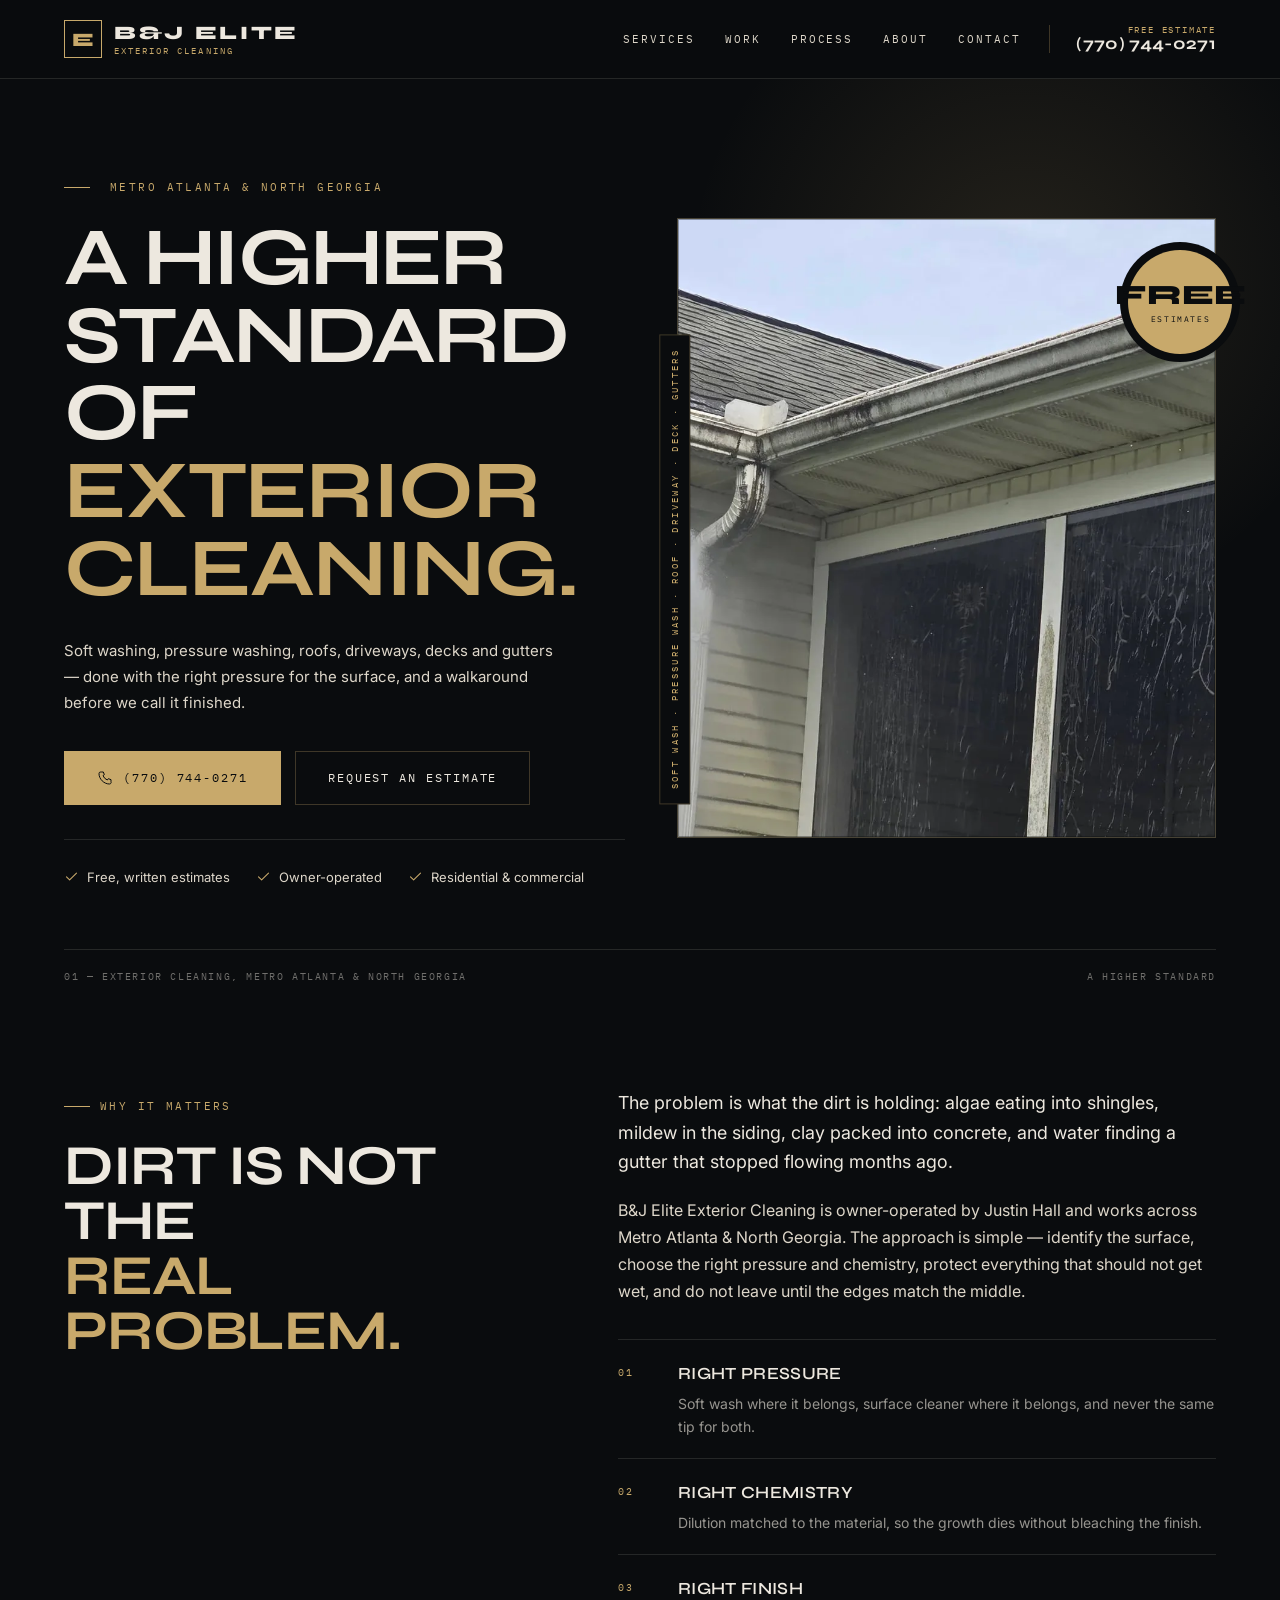
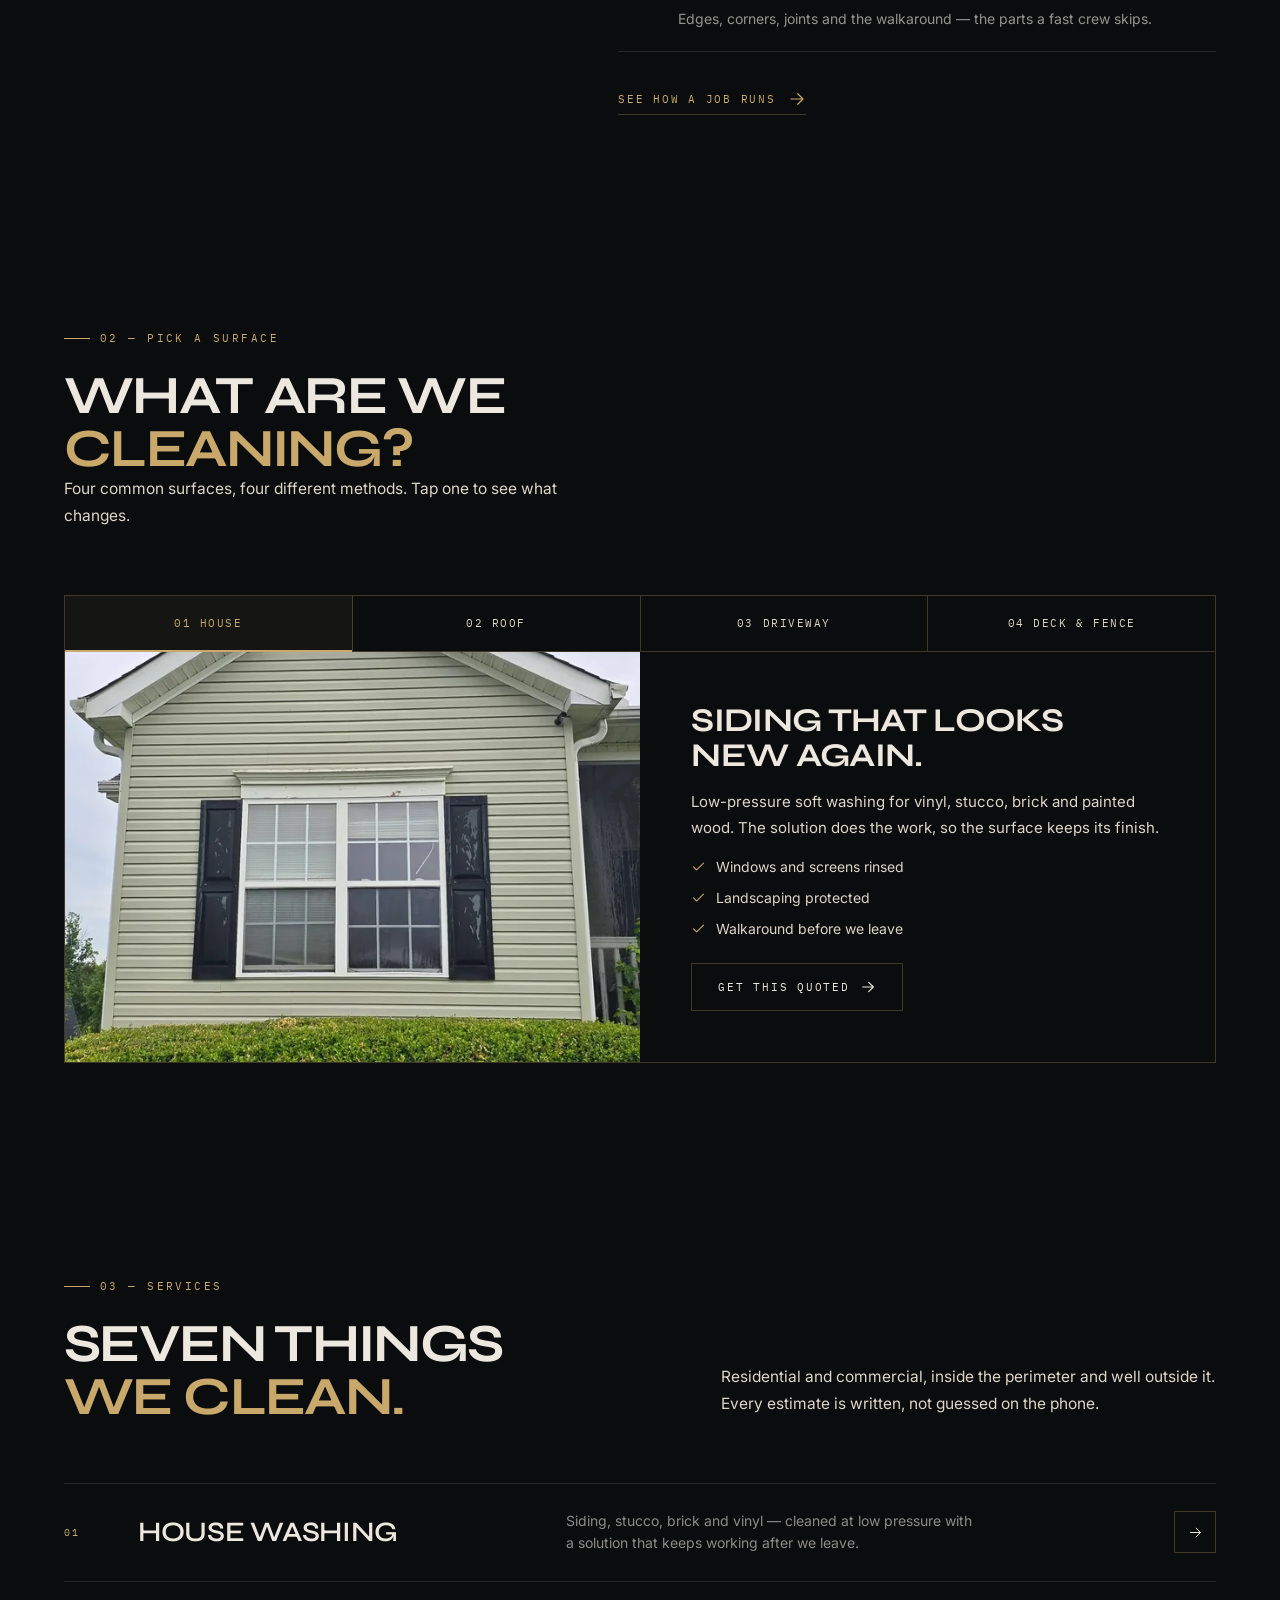
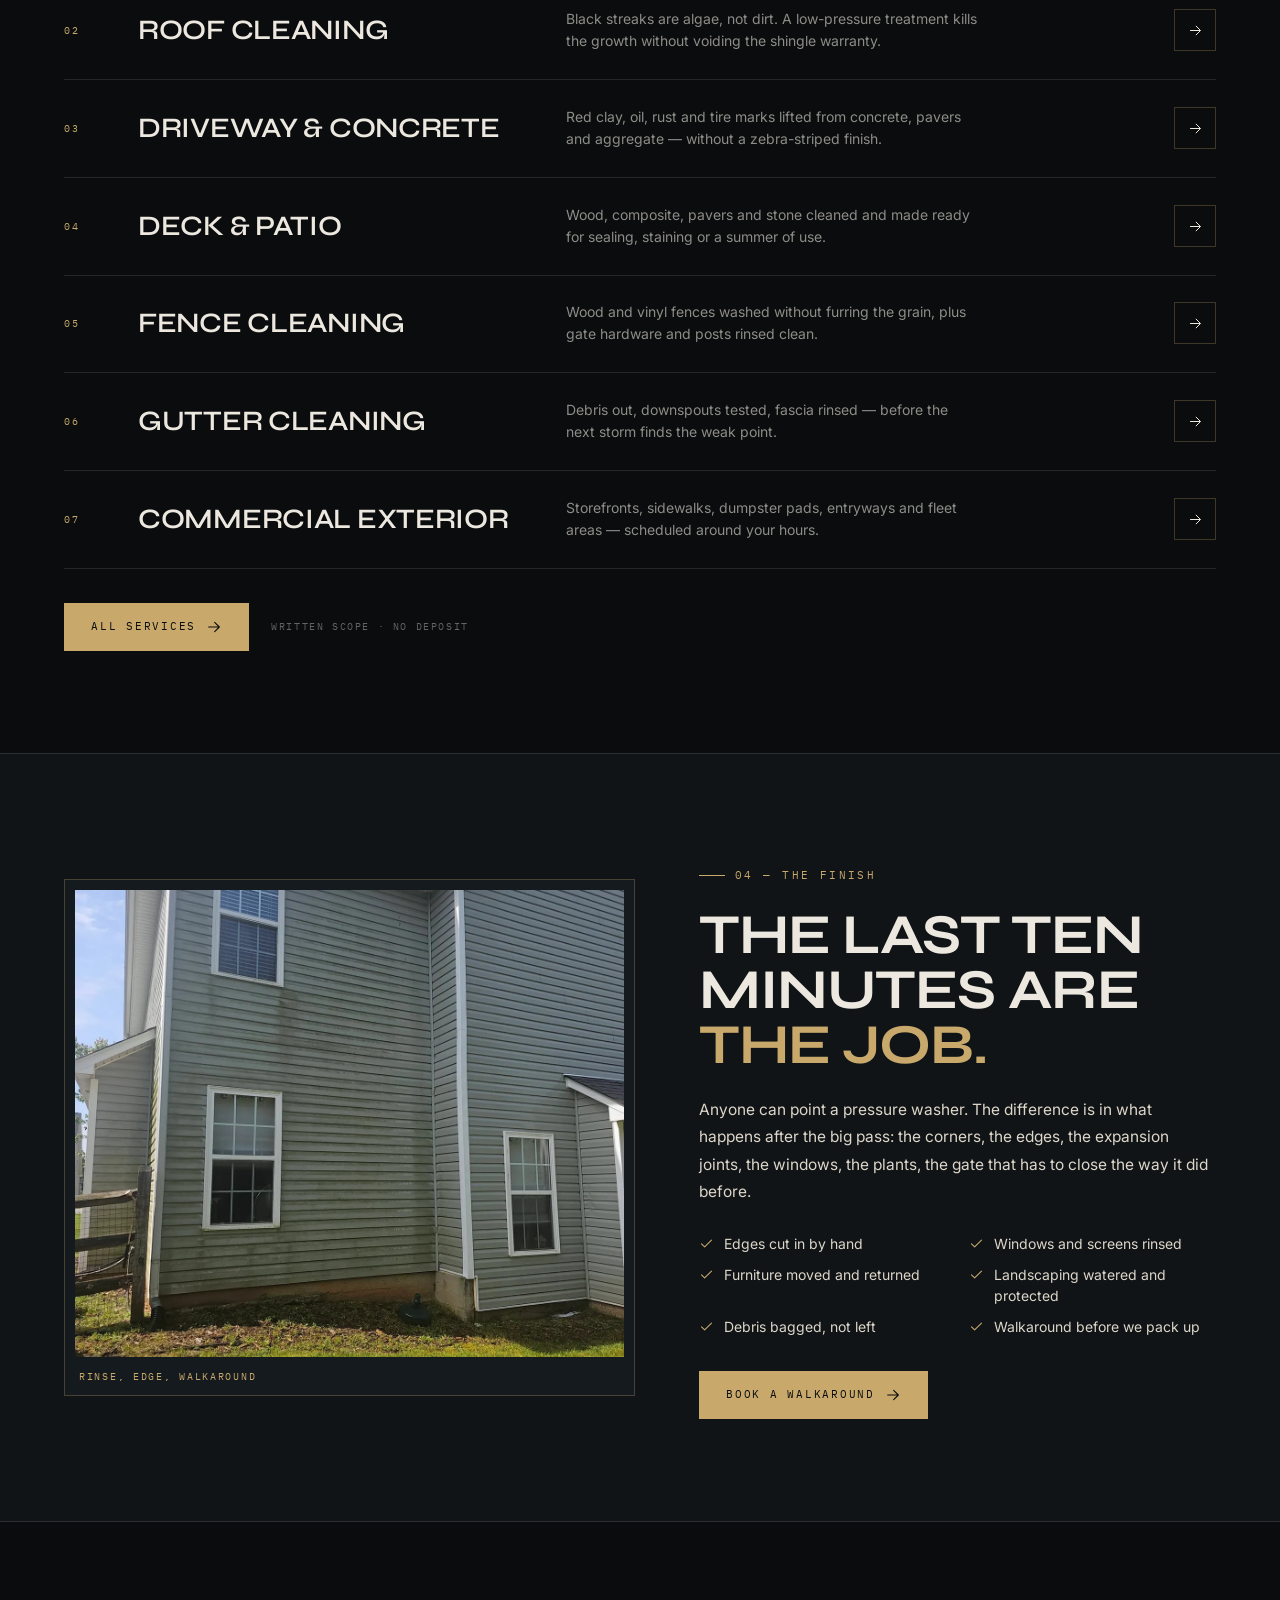
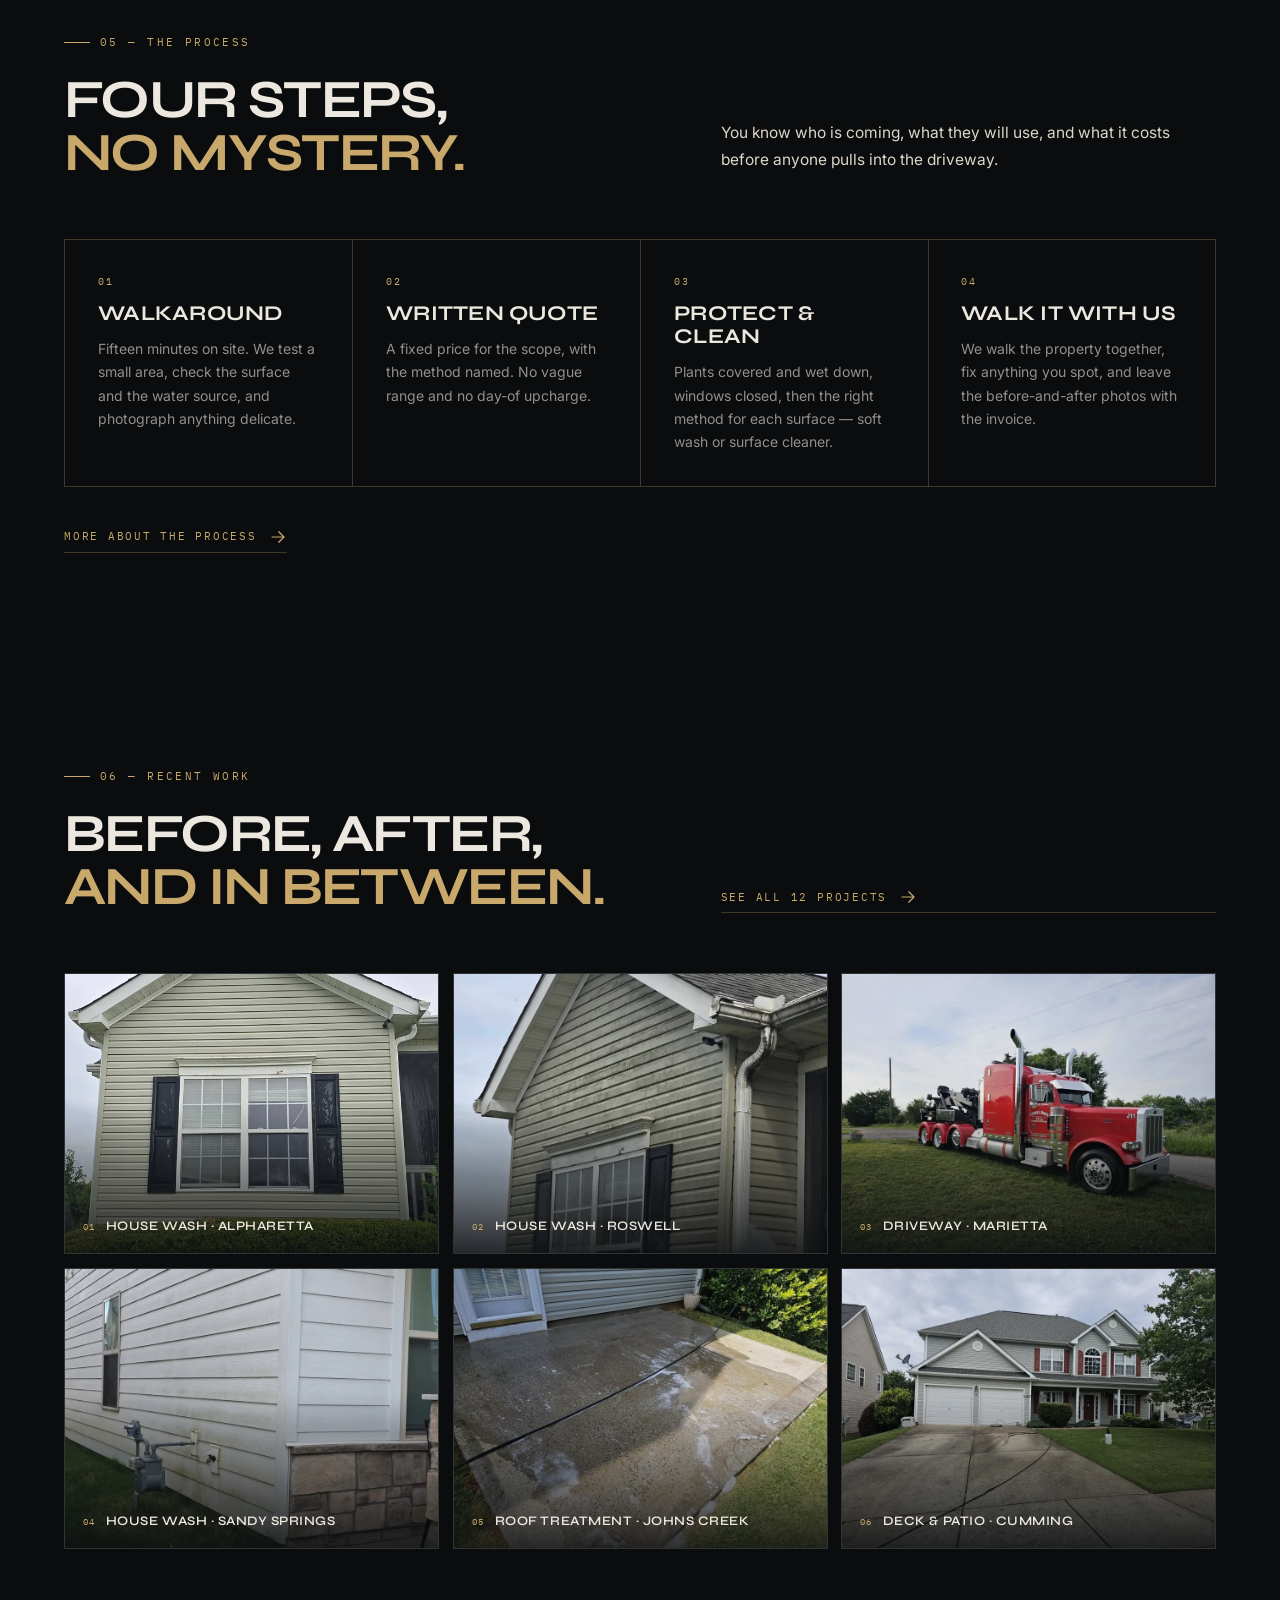
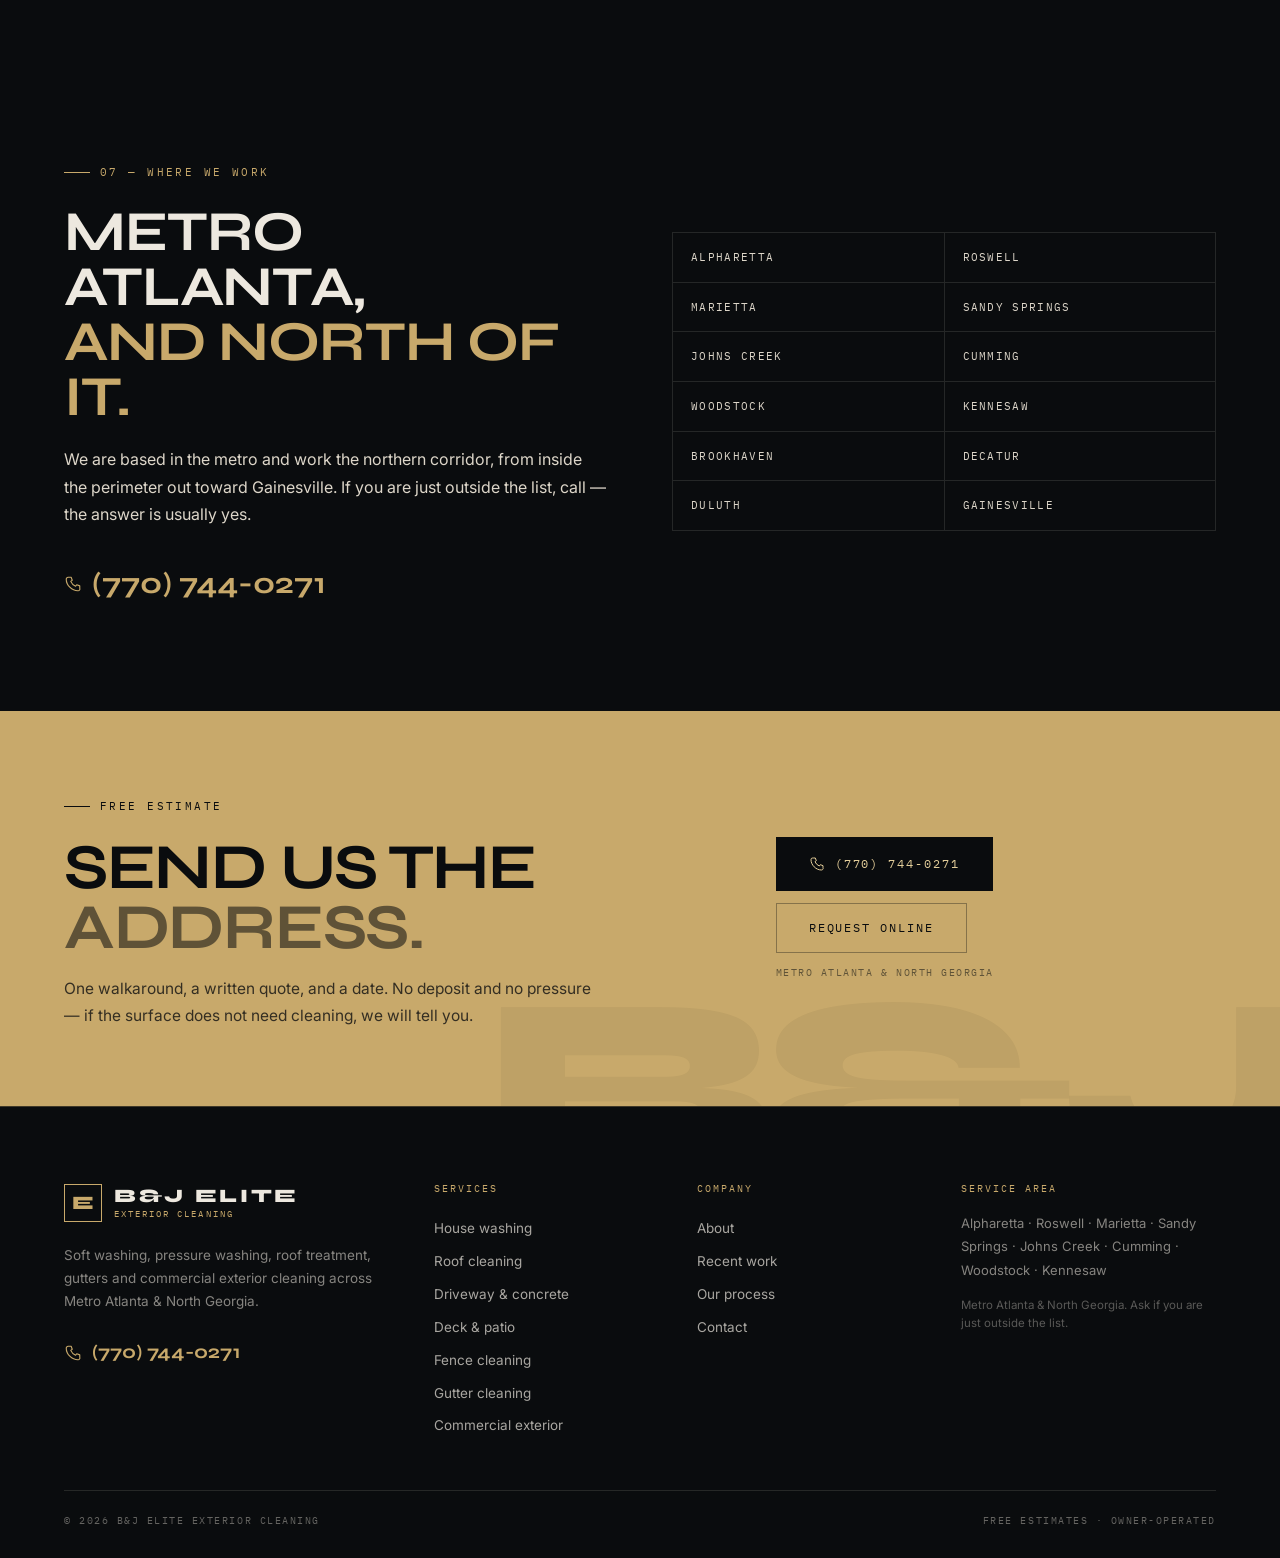
<file: index.html>
<!DOCTYPE html>
<html lang="en">
<head>
<meta charset="UTF-8">
<script>document.documentElement.classList.add('js');</script>

<meta name="viewport" content="width=device-width, initial-scale=1.0">
<title>B&amp;J Elite Exterior Cleaning | Pressure Washing in Metro Atlanta</title>
<meta name="description" content="Soft washing, pressure washing, roof cleaning, driveways, decks and gutters across Metro Atlanta and North Georgia. Free written estimates.">
<link rel="canonical" href="https://ari-builds.github.io/elite-exterior-cleaning-site/">
<meta property="og:type" content="website">
<meta property="og:title" content="B&amp;J Elite Exterior Cleaning | Pressure Washing in Metro Atlanta">
<meta property="og:description" content="Soft washing, pressure washing, roof cleaning, driveways, decks and gutters across Metro Atlanta and North Georgia. Free written estimates.">
<meta property="og:url" content="https://ari-builds.github.io/elite-exterior-cleaning-site/">
<meta property="og:image" content="https://ari-builds.github.io/elite-exterior-cleaning-site/assets/opt/hero.webp">
<meta name="theme-color" content="#0A0C0E">
<link rel="icon" href="assets/opt/work-11.webp" type="image/webp">
<link rel="preconnect" href="https://fonts.googleapis.com">
<link rel="preconnect" href="https://fonts.gstatic.com" crossorigin>
<link href="https://fonts.googleapis.com/css2?family=Syne:wght@400;500;600;700;800&family=Inter:wght@300;400;500;600;700&family=IBM+Plex+Mono:wght@400;500&display=swap" rel="stylesheet">
<link rel="stylesheet" href="styles.css">
<script type="application/ld+json">{"@context":"https://schema.org","@graph":[{"@type":"HomeAndConstructionBusiness","@id":"https://ari-builds.github.io/elite-exterior-cleaning-site/#business","name":"B&J Elite Exterior Cleaning","description":"Soft washing, pressure washing, roof cleaning, driveway and deck cleaning, gutter cleaning and commercial exterior cleaning across Metro Atlanta and North Georgia.","url":"https://ari-builds.github.io/elite-exterior-cleaning-site/","image":"https://ari-builds.github.io/elite-exterior-cleaning-site/assets/opt/hero.webp","telephone":"+1-770-744-0271","areaServed":["Metro Atlanta","North Georgia","Alpharetta","Roswell","Marietta","Sandy Springs","Johns Creek","Cumming","Woodstock","Kennesaw"],"priceRange":"$$","founder":{"@type":"Person","name":"Justin Hall"}},{"@type":"WebSite","@id":"https://ari-builds.github.io/elite-exterior-cleaning-site/#website","url":"https://ari-builds.github.io/elite-exterior-cleaning-site/","name":"B&J Elite Exterior Cleaning","publisher":{"@id":"https://ari-builds.github.io/elite-exterior-cleaning-site/#business"}}]}</script>
</head>
<body>
<svg width="0" height="0" style="position:absolute" aria-hidden="true" focusable="false"><defs>
<symbol id="i-arrow" viewBox="0 0 24 24"><path d="M4 12h15M13 5l7 7-7 7" fill="none" stroke="currentColor" stroke-width="1.6" stroke-linecap="round" stroke-linejoin="round"/></symbol>
<symbol id="i-check" viewBox="0 0 24 24"><path d="M4 12.5l5 5L20 6.5" fill="none" stroke="currentColor" stroke-width="1.7" stroke-linecap="round" stroke-linejoin="round"/></symbol>
<symbol id="i-tel" viewBox="0 0 24 24"><path d="M6.5 3h3l1.5 4-2 1.5a12 12 0 006.5 6.5l1.5-2 4 1.5v3A2.5 2.5 0 0118.5 21C10.5 21 3 13.5 3 5.5A2.5 2.5 0 015.5 3z" fill="none" stroke="currentColor" stroke-width="1.5" stroke-linejoin="round"/></symbol>
<symbol id="i-pin" viewBox="0 0 24 24"><path d="M12 21s-6.5-6.2-6.5-11a6.5 6.5 0 0113 0c0 4.8-6.5 11-6.5 11z" fill="none" stroke="currentColor" stroke-width="1.5"/><circle cx="12" cy="10" r="2.2" fill="none" stroke="currentColor" stroke-width="1.5"/></symbol>
<symbol id="i-spray" viewBox="0 0 24 24"><path d="M9 8h6v13H9zM9 8V5h6v3M6 11H3M19 4l2-1M19 8h3M17 2v3" fill="none" stroke="currentColor" stroke-width="1.4" stroke-linecap="round" stroke-linejoin="round"/></symbol>
</defs></svg>
<a class="skip" href="#main">Skip to content</a>
<header class="hdr" id="top">
  <div class="shell hdr__in">
    <a class="logo" href="#top" aria-label="B&amp;J Elite Exterior Cleaning, home">
  <span class="logo__mark" aria-hidden="true">E</span>
  <span class="logo__txt"><strong>B&amp;J Elite</strong><span class="mono">Exterior Cleaning</span></span>
</a>
    <nav class="nav" aria-label="Main">
      <a href="services/">Services</a>
      <a href="work/">Work</a>
      <a href="process/">Process</a>
      <a href="about/">About</a>
      <a href="contact/">Contact</a>
    </nav>
    <a class="tel" href="tel:+17707440271"><span class="mono">Free estimate</span><strong>(770) 744-0271</strong></a>
    <button class="burger" aria-label="Menu" aria-expanded="false" aria-controls="mnav"><span></span><span></span><span></span></button>
  </div>
  <div class="mnav" id="mnav" hidden>
    <a href="services/">Services</a>
    <a href="work/">Work</a>
    <a href="process/">Process</a>
    <a href="about/">About</a>
    <a href="contact/">Contact</a>
    <a class="mnav__tel" href="tel:+17707440271">(770) 744-0271</a>
    <a class="btn btn--gold" href="contact/">Request a free estimate</a>
  </div>
</header>
<main id="main">

<section class="hero">
  <div class="shell hero__grid">
    <div class="hero__copy rv">
      <span class="label"><span class="label__dot" aria-hidden="true"></span>Metro Atlanta & North Georgia</span>
      <h1>A higher<br>standard of<br><em>exterior cleaning.</em></h1>
      <p class="hero__p">Soft washing, pressure washing, roofs, driveways, decks and gutters — done with the right pressure for the surface, and a walkaround before we call it finished.</p>
      <div class="hero__acts">
        <a class="btn btn--gold btn--lg" href="tel:+17707440271"><svg class="ico" aria-hidden="true"><use href="#i-tel"/></svg>(770) 744-0271</a>
        <a class="btn btn--ghost btn--lg" href="contact/">Request an estimate</a>
      </div>
      <ul class="hero__ticks">
        <li><svg class="ico" aria-hidden="true"><use href="#i-check"/></svg>Free, written estimates</li>
        <li><svg class="ico" aria-hidden="true"><use href="#i-check"/></svg>Owner-operated</li>
        <li><svg class="ico" aria-hidden="true"><use href="#i-check"/></svg>Residential &amp; commercial</li>
      </ul>
    </div>
    <div class="hero__media rv rv-d1">
      <figure class="plate"><img src="assets/opt/hero.webp" alt="Exterior cleaning in Metro Atlanta" width="1366" height="1025" fetchpriority="high" decoding="async"></figure>
      <span class="hero__rail mono">Soft wash · Pressure wash · Roof · Driveway · Deck · Gutters</span>
      <div class="hero__badge"><span>Free</span><span class="mono">estimates</span></div>
    </div>
  </div>
  <div class="shell hero__foot">
    <span class="mono">01 — Exterior cleaning, Metro Atlanta & North Georgia</span>
    <span class="mono">A higher standard</span>
  </div>
</section>

<section class="sec why">
  <div class="shell why__grid">
    <div class="why__head rv">
      <span class="label">Why it matters</span>
      <h2>Dirt is not the<br><em>real problem.</em></h2>
    </div>
    <div class="why__body rv rv-d1">
      <p class="lead">The problem is what the dirt is holding: algae eating into shingles, mildew in the siding, clay packed into concrete, and water finding a gutter that stopped flowing months ago.</p>
      <p>B&amp;J Elite Exterior Cleaning is owner-operated by Justin Hall and works across Metro Atlanta & North Georgia. The approach is simple — identify the surface, choose the right pressure and chemistry, protect everything that should not get wet, and do not leave until the edges match the middle.</p>
      <div class="why__notes">
        <div><span class="mono">01</span><strong>Right pressure</strong><p>Soft wash where it belongs, surface cleaner where it belongs, and never the same tip for both.</p></div>
        <div><span class="mono">02</span><strong>Right chemistry</strong><p>Dilution matched to the material, so the growth dies without bleaching the finish.</p></div>
        <div><span class="mono">03</span><strong>Right finish</strong><p>Edges, corners, joints and the walkaround — the parts a fast crew skips.</p></div>
      </div>
      <a class="link" href="process/">See how a job runs <svg class="ico" aria-hidden="true"><use href="#i-arrow"/></svg></a>
    </div>
  </div>
</section>

<section class="sec sel" id="surfaces">
  <div class="shell">
    <div class="sechead rv">
      <span class="label">02 — Pick a surface</span>
      <h2>What are we<br><em>cleaning?</em></h2>
      <p class="sechead__p">Four common surfaces, four different methods. Tap one to see what changes.</p>
    </div>
    <div class="sel__tabs" role="tablist" aria-label="Surface">
      <button class="sel__tab" role="tab" aria-selected="true" aria-controls="panel-house" id="tab-house">01 House</button>
      <button class="sel__tab" role="tab" aria-selected="false" aria-controls="panel-roof" id="tab-roof">02 Roof</button>
      <button class="sel__tab" role="tab" aria-selected="false" aria-controls="panel-driveway" id="tab-driveway">03 Driveway</button>
      <button class="sel__tab" role="tab" aria-selected="false" aria-controls="panel-deck" id="tab-deck">04 Deck & fence</button>
    </div>
    <div class="sel__panels">
      <div class="sel__panel is-on" id="panel-house" role="tabpanel" aria-labelledby="tab-house">
        <figure class="sel__fig"><img src="assets/opt/work-01-880.webp" alt="House cleaning by B&amp;J Elite Exterior Cleaning" width="1200" height="1600" decoding="async"></figure>
        <div class="sel__copy">
          <h3>Siding that looks new again.</h3>
          <p>Low-pressure soft washing for vinyl, stucco, brick and painted wood. The solution does the work, so the surface keeps its finish.</p>
          <ul class="ticks"><li><svg class="ico" aria-hidden="true"><use href="#i-check"/></svg>Windows and screens rinsed</li><li><svg class="ico" aria-hidden="true"><use href="#i-check"/></svg>Landscaping protected</li><li><svg class="ico" aria-hidden="true"><use href="#i-check"/></svg>Walkaround before we leave</li></ul>
          <a class="btn btn--ghost" href="estimate/">Get this quoted <svg class="ico" aria-hidden="true"><use href="#i-arrow"/></svg></a>
        </div>
      </div>
      <div class="sel__panel" id="panel-roof" role="tabpanel" aria-labelledby="tab-roof" hidden>
        <figure class="sel__fig"><img src="assets/opt/work-05-880.webp" alt="Roof cleaning by B&amp;J Elite Exterior Cleaning" width="1000" height="750" decoding="async"></figure>
        <div class="sel__copy">
          <h3>Black streaks are algae.</h3>
          <p>A low-pressure treatment that kills the growth instead of blasting the granules off your shingles. The streaks lift over the following weeks.</p>
          <ul class="ticks"><li><svg class="ico" aria-hidden="true"><use href="#i-check"/></svg>No high pressure on shingles</li><li><svg class="ico" aria-hidden="true"><use href="#i-check"/></svg>Gutters and plants covered</li><li><svg class="ico" aria-hidden="true"><use href="#i-check"/></svg>Before-and-after photos</li></ul>
          <a class="btn btn--ghost" href="estimate/">Get this quoted <svg class="ico" aria-hidden="true"><use href="#i-arrow"/></svg></a>
        </div>
      </div>
      <div class="sel__panel" id="panel-driveway" role="tabpanel" aria-labelledby="tab-driveway" hidden>
        <figure class="sel__fig"><img src="assets/opt/work-03-880.webp" alt="Driveway cleaning by B&amp;J Elite Exterior Cleaning" width="1000" height="750" decoding="async"></figure>
        <div class="sel__copy">
          <h3>Clean concrete, even finish.</h3>
          <p>Red clay, oil and rust pre-treated, then cleaned with a surface cleaner so you get an even finish instead of wand stripes.</p>
          <ul class="ticks"><li><svg class="ico" aria-hidden="true"><use href="#i-check"/></svg>No zebra striping</li><li><svg class="ico" aria-hidden="true"><use href="#i-check"/></svg>Edges and joints by hand</li><li><svg class="ico" aria-hidden="true"><use href="#i-check"/></svg>Paver-safe options</li></ul>
          <a class="btn btn--ghost" href="estimate/">Get this quoted <svg class="ico" aria-hidden="true"><use href="#i-arrow"/></svg></a>
        </div>
      </div>
      <div class="sel__panel" id="panel-deck" role="tabpanel" aria-labelledby="tab-deck" hidden>
        <figure class="sel__fig"><img src="assets/opt/work-07-880.webp" alt="Deck &amp; fence cleaning by B&amp;J Elite Exterior Cleaning" width="1000" height="750" decoding="async"></figure>
        <div class="sel__copy">
          <h3>The right pressure for the material.</h3>
          <p>Wood, composite, vinyl and pavers each get their own tip and their own mix — so a deck is cleaned, not furred.</p>
          <ul class="ticks"><li><svg class="ico" aria-hidden="true"><use href="#i-check"/></svg>Low-pressure wood washing</li><li><svg class="ico" aria-hidden="true"><use href="#i-check"/></svg>Mildew and tannin treatment</li><li><svg class="ico" aria-hidden="true"><use href="#i-check"/></svg>Sealing quote on request</li></ul>
          <a class="btn btn--ghost" href="estimate/">Get this quoted <svg class="ico" aria-hidden="true"><use href="#i-arrow"/></svg></a>
        </div>
      </div>
    </div>
  </div>
</section>

<section class="sec svcs">
  <div class="shell">
    <div class="sechead sechead--split rv">
      <div><span class="label">03 — Services</span><h2>Seven things<br><em>we clean.</em></h2></div>
      <p class="sechead__p">Residential and commercial, inside the perimeter and well outside it. Every estimate is written, not guessed on the phone.</p>
    </div>
    <ol class="svc">
      <li class="svc__item rv">
        <a class="svc__row" href="services/#house-washing">
          <span class="svc__n mono">01</span>
          <span class="svc__t">House washing</span>
          <span class="svc__d">Siding, stucco, brick and vinyl — cleaned at low pressure with a solution that keeps working after we leave.</span>
          <span class="svc__go"><svg class="ico" aria-hidden="true"><use href="#i-arrow"/></svg></span>
          <span class="svc__peek"><img src="assets/opt/work-01-880.webp" alt="House washing service peek — soft wash on siding" loading="lazy" decoding="async"></span>
        </a>
      </li>
      <li class="svc__item rv">
        <a class="svc__row" href="services/#roof-cleaning">
          <span class="svc__n mono">02</span>
          <span class="svc__t">Roof cleaning</span>
          <span class="svc__d">Black streaks are algae, not dirt. A low-pressure treatment kills the growth without voiding the shingle warranty.</span>
          <span class="svc__go"><svg class="ico" aria-hidden="true"><use href="#i-arrow"/></svg></span>
          <span class="svc__peek"><img src="assets/opt/work-05-880.webp" alt="Roof cleaning service peek — algae treatment on shingles" loading="lazy" decoding="async"></span>
        </a>
      </li>
      <li class="svc__item rv">
        <a class="svc__row" href="services/#driveway-cleaning">
          <span class="svc__n mono">03</span>
          <span class="svc__t">Driveway & concrete</span>
          <span class="svc__d">Red clay, oil, rust and tire marks lifted from concrete, pavers and aggregate — without a zebra-striped finish.</span>
          <span class="svc__go"><svg class="ico" aria-hidden="true"><use href="#i-arrow"/></svg></span>
          <span class="svc__peek"><img src="assets/opt/work-03-880.webp" alt="Driveway cleaning service peek — surface cleaner on concrete" loading="lazy" decoding="async"></span>
        </a>
      </li>
      <li class="svc__item rv">
        <a class="svc__row" href="services/#deck-and-patio">
          <span class="svc__n mono">04</span>
          <span class="svc__t">Deck & patio</span>
          <span class="svc__d">Wood, composite, pavers and stone cleaned and made ready for sealing, staining or a summer of use.</span>
          <span class="svc__go"><svg class="ico" aria-hidden="true"><use href="#i-arrow"/></svg></span>
          <span class="svc__peek"><img src="assets/opt/work-06-880.webp" alt="Deck and patio service peek — wood and composite cleaning" loading="lazy" decoding="async"></span>
        </a>
      </li>
      <li class="svc__item rv">
        <a class="svc__row" href="services/#fence-cleaning">
          <span class="svc__n mono">05</span>
          <span class="svc__t">Fence cleaning</span>
          <span class="svc__d">Wood and vinyl fences washed without furring the grain, plus gate hardware and posts rinsed clean.</span>
          <span class="svc__go"><svg class="ico" aria-hidden="true"><use href="#i-arrow"/></svg></span>
          <span class="svc__peek"><img src="assets/opt/work-07-880.webp" alt="Fence cleaning service peek — wood and vinyl fence washing" loading="lazy" decoding="async"></span>
        </a>
      </li>
      <li class="svc__item rv">
        <a class="svc__row" href="services/#gutter-cleaning">
          <span class="svc__n mono">06</span>
          <span class="svc__t">Gutter cleaning</span>
          <span class="svc__d">Debris out, downspouts tested, fascia rinsed — before the next storm finds the weak point.</span>
          <span class="svc__go"><svg class="ico" aria-hidden="true"><use href="#i-arrow"/></svg></span>
          <span class="svc__peek"><img src="assets/opt/work-10-880.webp" alt="Gutter cleaning service peek — debris cleared from gutters" loading="lazy" decoding="async"></span>
        </a>
      </li>
      <li class="svc__item rv">
        <a class="svc__row" href="services/#commercial-cleaning">
          <span class="svc__n mono">07</span>
          <span class="svc__t">Commercial exterior</span>
          <span class="svc__d">Storefronts, sidewalks, dumpster pads, entryways and fleet areas — scheduled around your hours.</span>
          <span class="svc__go"><svg class="ico" aria-hidden="true"><use href="#i-arrow"/></svg></span>
          <span class="svc__peek"><img src="assets/opt/work-11-880.webp" alt="Commercial exterior service peek — storefront pressure washing" loading="lazy" decoding="async"></span>
        </a>
      </li>
    </ol>
    <div class="svcs__foot">
      <a class="btn btn--gold" href="services/">All services <svg class="ico" aria-hidden="true"><use href="#i-arrow"/></svg></a>
      <span class="mono">Written scope · no deposit</span>
    </div>
  </div>
</section>

<section class="sec sec--surface detail">
  <div class="shell detail__grid">
    <figure class="detail__fig">
      <img src="assets/opt/detail.webp" alt="Exterior cleaning detail" width="1200" height="1600" loading="lazy" decoding="async">
      <figcaption class="mono">Rinse, edge, walkaround</figcaption>
    </figure>
    <div class="detail__copy">
      <span class="label">04 — The finish</span>
      <h2>The last ten<br>minutes are<br><em>the job.</em></h2>
      <p>Anyone can point a pressure washer. The difference is in what happens after the big pass: the corners, the edges, the expansion joints, the windows, the plants, the gate that has to close the way it did before.</p>
      <ul class="ticks ticks--two">
        <li><svg class="ico" aria-hidden="true"><use href="#i-check"/></svg>Edges cut in by hand</li>
        <li><svg class="ico" aria-hidden="true"><use href="#i-check"/></svg>Windows and screens rinsed</li>
        <li><svg class="ico" aria-hidden="true"><use href="#i-check"/></svg>Furniture moved and returned</li>
        <li><svg class="ico" aria-hidden="true"><use href="#i-check"/></svg>Landscaping watered and protected</li>
        <li><svg class="ico" aria-hidden="true"><use href="#i-check"/></svg>Debris bagged, not left</li>
        <li><svg class="ico" aria-hidden="true"><use href="#i-check"/></svg>Walkaround before we pack up</li>
      </ul>
      <a class="btn btn--gold" href="contact/">Book a walkaround <svg class="ico" aria-hidden="true"><use href="#i-arrow"/></svg></a>
    </div>
  </div>
</section>

<section class="sec proc">
  <div class="shell">
    <div class="sechead sechead--split rv">
      <div><span class="label">05 — The process</span><h2>Four steps,<br><em>no mystery.</em></h2></div>
      <p class="sechead__p">You know who is coming, what they will use, and what it costs before anyone pulls into the driveway.</p>
    </div>
    <ol class="steps">
      <li><span class="mono">01</span><h3>Walkaround</h3><p>Fifteen minutes on site. We test a small area, check the surface and the water source, and photograph anything delicate.</p></li>
      <li><span class="mono">02</span><h3>Written quote</h3><p>A fixed price for the scope, with the method named. No vague range and no day-of upcharge.</p></li>
      <li><span class="mono">03</span><h3>Protect &amp; clean</h3><p>Plants covered and wet down, windows closed, then the right method for each surface — soft wash or surface cleaner.</p></li>
      <li><span class="mono">04</span><h3>Walk it with us</h3><p>We walk the property together, fix anything you spot, and leave the before-and-after photos with the invoice.</p></li>
    </ol>
    <a class="link" href="process/">More about the process <svg class="ico" aria-hidden="true"><use href="#i-arrow"/></svg></a>
  </div>
</section>

<section class="sec work">
  <div class="shell">
    <div class="sechead sechead--split rv">
      <div><span class="label">06 — Recent work</span><h2>Before, after,<br><em>and in between.</em></h2></div>
      <a class="link" href="work/">See all 12 projects <svg class="ico" aria-hidden="true"><use href="#i-arrow"/></svg></a>
    </div>
    <div class="gal">
      <a class="gal__item rv" href="work/" aria-label="House wash in Alpharetta">
        <img src="assets/opt/work-01-880.webp" alt="House wash in Alpharetta" width="1200" height="1600" loading="lazy" decoding="async">
        <span class="gal__cap"><span class="mono">01</span>House wash · Alpharetta</span>
      </a>
      <a class="gal__item rv" href="work/" aria-label="House wash in Roswell">
        <img src="assets/opt/work-02-880.webp" alt="House wash in Roswell" width="1366" height="1025" loading="lazy" decoding="async">
        <span class="gal__cap"><span class="mono">02</span>House wash · Roswell</span>
      </a>
      <a class="gal__item rv" href="work/" aria-label="Driveway in Marietta">
        <img src="assets/opt/work-03-880.webp" alt="Driveway in Marietta" width="1000" height="750" loading="lazy" decoding="async">
        <span class="gal__cap"><span class="mono">03</span>Driveway · Marietta</span>
      </a>
      <a class="gal__item rv" href="work/" aria-label="House wash in Sandy Springs">
        <img src="assets/opt/work-04-880.webp" alt="House wash in Sandy Springs" width="1366" height="1025" loading="lazy" decoding="async">
        <span class="gal__cap"><span class="mono">04</span>House wash · Sandy Springs</span>
      </a>
      <a class="gal__item rv" href="work/" aria-label="Roof treatment in Johns Creek">
        <img src="assets/opt/work-05-880.webp" alt="Roof treatment in Johns Creek" width="1000" height="750" loading="lazy" decoding="async">
        <span class="gal__cap"><span class="mono">05</span>Roof treatment · Johns Creek</span>
      </a>
      <a class="gal__item rv" href="work/" aria-label="Deck &amp; patio in Cumming">
        <img src="assets/opt/work-06-880.webp" alt="Deck &amp; patio in Cumming" width="1000" height="750" loading="lazy" decoding="async">
        <span class="gal__cap"><span class="mono">06</span>Deck & patio · Cumming</span>
      </a>
    </div>
  </div>
</section>

<section class="sec area">
  <div class="shell area__grid">
    <div>
      <span class="label">07 — Where we work</span>
      <h2>Metro Atlanta,<br><em>and north of it.</em></h2>
      <p>We are based in the metro and work the northern corridor, from inside the perimeter out toward Gainesville. If you are just outside the list, call — the answer is usually yes.</p>
      <a class="foot__tel foot__tel--big" href="tel:+17707440271"><svg class="ico" aria-hidden="true"><use href="#i-tel"/></svg>(770) 744-0271</a>
    </div>
    <ul class="area__list">
      <li>Alpharetta</li><li>Roswell</li><li>Marietta</li><li>Sandy Springs</li><li>Johns Creek</li><li>Cumming</li><li>Woodstock</li><li>Kennesaw</li><li>Brookhaven</li><li>Decatur</li><li>Duluth</li><li>Gainesville</li>
    </ul>
  </div>
</section>

<section class="band">
  <div class="shell band__in">
    <div>
      <span class="label">Free estimate</span>
      <h2>Send us the<br><em>address.</em></h2>
      <p>One walkaround, a written quote, and a date. No deposit and no pressure — if the surface does not need cleaning, we will tell you.</p>
    </div>
    <div class="band__acts">
      <a class="btn btn--gold btn--lg" href="tel:+17707440271"><svg class="ico" aria-hidden="true"><use href="#i-tel"/></svg>(770) 744-0271</a>
      <a class="btn btn--ghost btn--lg" href="contact/">Request online</a>
      <span class="mono band__note">Metro Atlanta & North Georgia</span>
    </div>
  </div>
</section>

</main>
<footer class="foot">
  <div class="shell foot__top">
    <div class="foot__brand">
      <a class="logo" href="#top" aria-label="B&amp;J Elite Exterior Cleaning, home">
  <span class="logo__mark" aria-hidden="true">E</span>
  <span class="logo__txt"><strong>B&amp;J Elite</strong><span class="mono">Exterior Cleaning</span></span>
</a>
      <p>Soft washing, pressure washing, roof treatment, gutters and commercial exterior cleaning across Metro Atlanta & North Georgia.</p>
      <a class="foot__tel" href="tel:+17707440271"><svg class="ico" aria-hidden="true"><use href="#i-tel"/></svg>(770) 744-0271</a>
    </div>
    <div class="foot__col">
      <h4 class="mono">Services</h4>
      <a href="services/#house-washing">House washing</a>
      <a href="services/#roof-cleaning">Roof cleaning</a>
      <a href="services/#driveway-cleaning">Driveway & concrete</a>
      <a href="services/#deck-and-patio">Deck & patio</a>
      <a href="services/#fence-cleaning">Fence cleaning</a>
      <a href="services/#gutter-cleaning">Gutter cleaning</a>
      <a href="services/#commercial-cleaning">Commercial exterior</a>
    </div>
    <div class="foot__col">
      <h4 class="mono">Company</h4>
      <a href="about/">About</a>
      <a href="work/">Recent work</a>
      <a href="process/">Our process</a>
      <a href="contact/">Contact</a>
    </div>
    <div class="foot__col">
      <h4 class="mono">Service area</h4>
      <p class="foot__area">Alpharetta · Roswell · Marietta · Sandy Springs · Johns Creek · Cumming · Woodstock · Kennesaw</p>
      <p class="foot__fine">Metro Atlanta &amp; North Georgia. Ask if you are just outside the list.</p>
    </div>
  </div>
  <div class="shell foot__bottom">
    <span class="mono">© <span data-year>2026</span> B&amp;J Elite Exterior Cleaning</span>
    <span class="mono">Free estimates · Owner-operated</span>
  </div>
</footer>
<script src="script.js" defer></script>
</body>
</html>
</file>
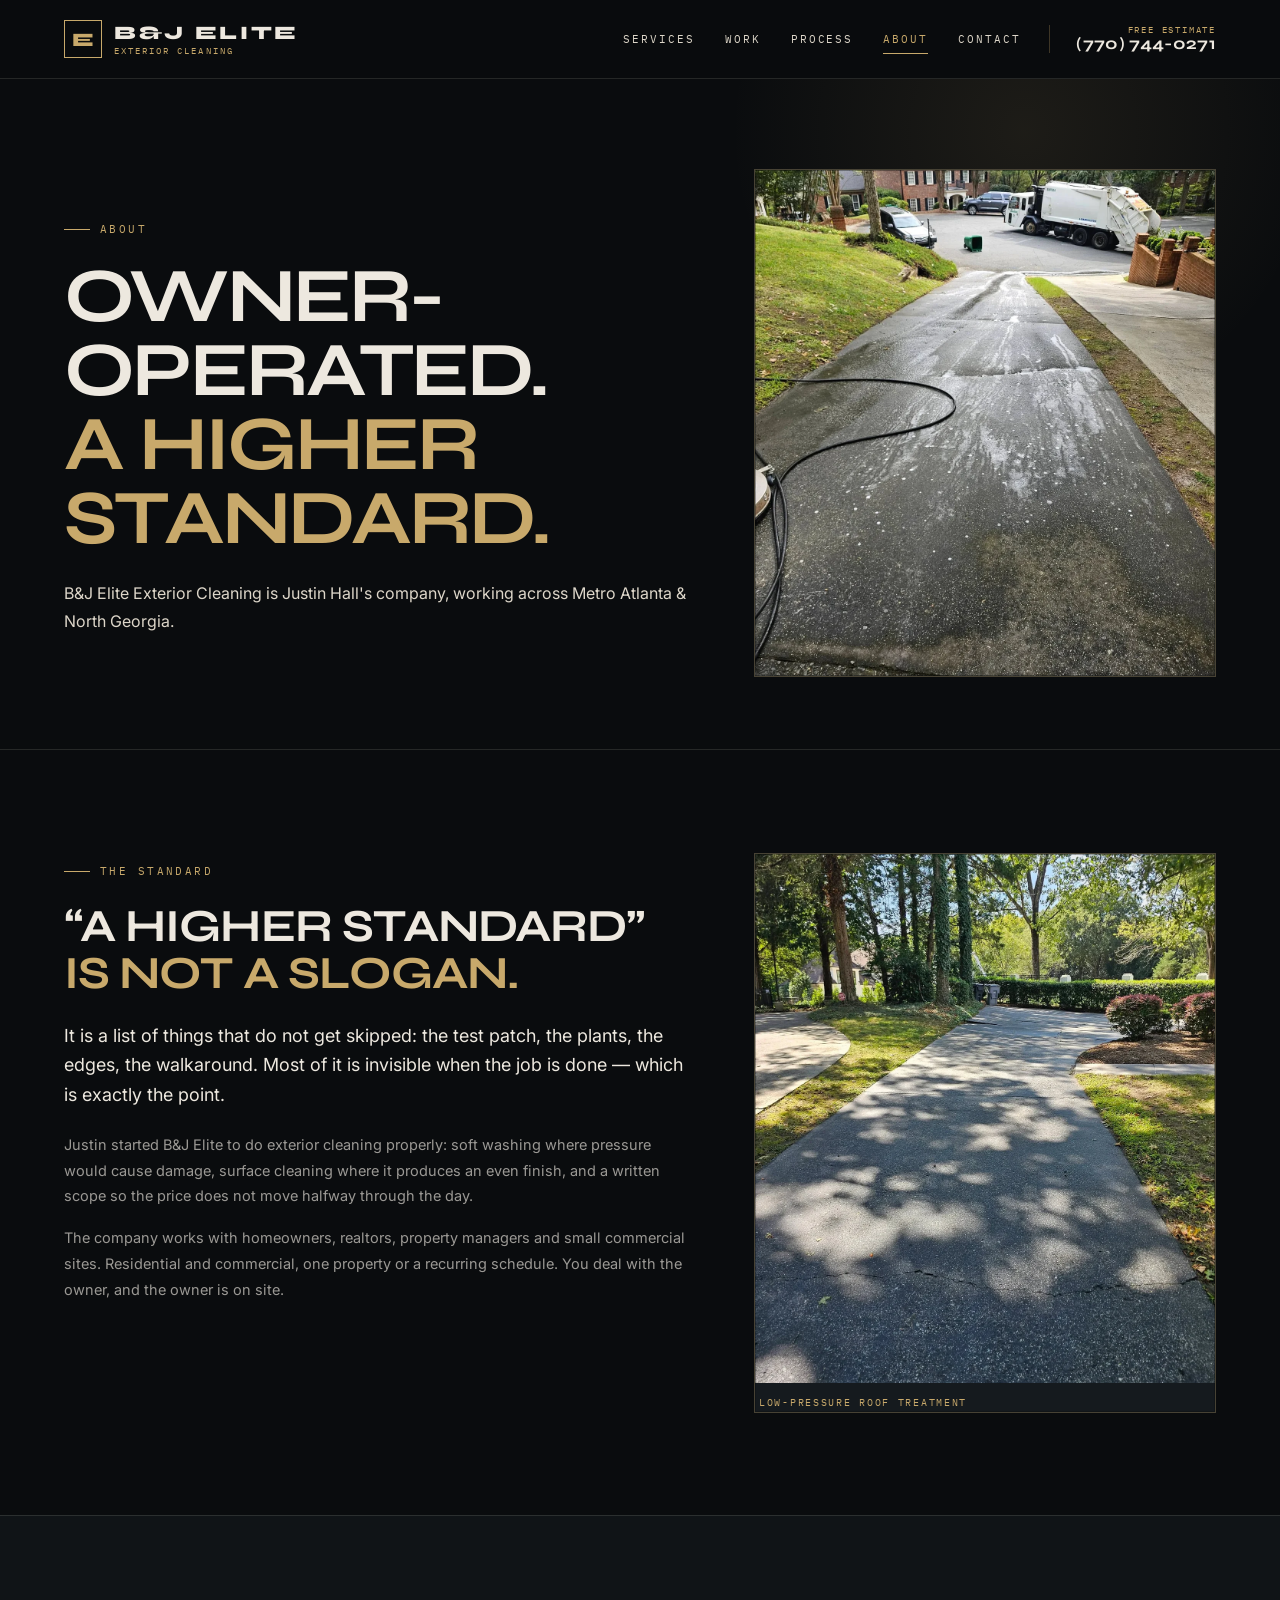
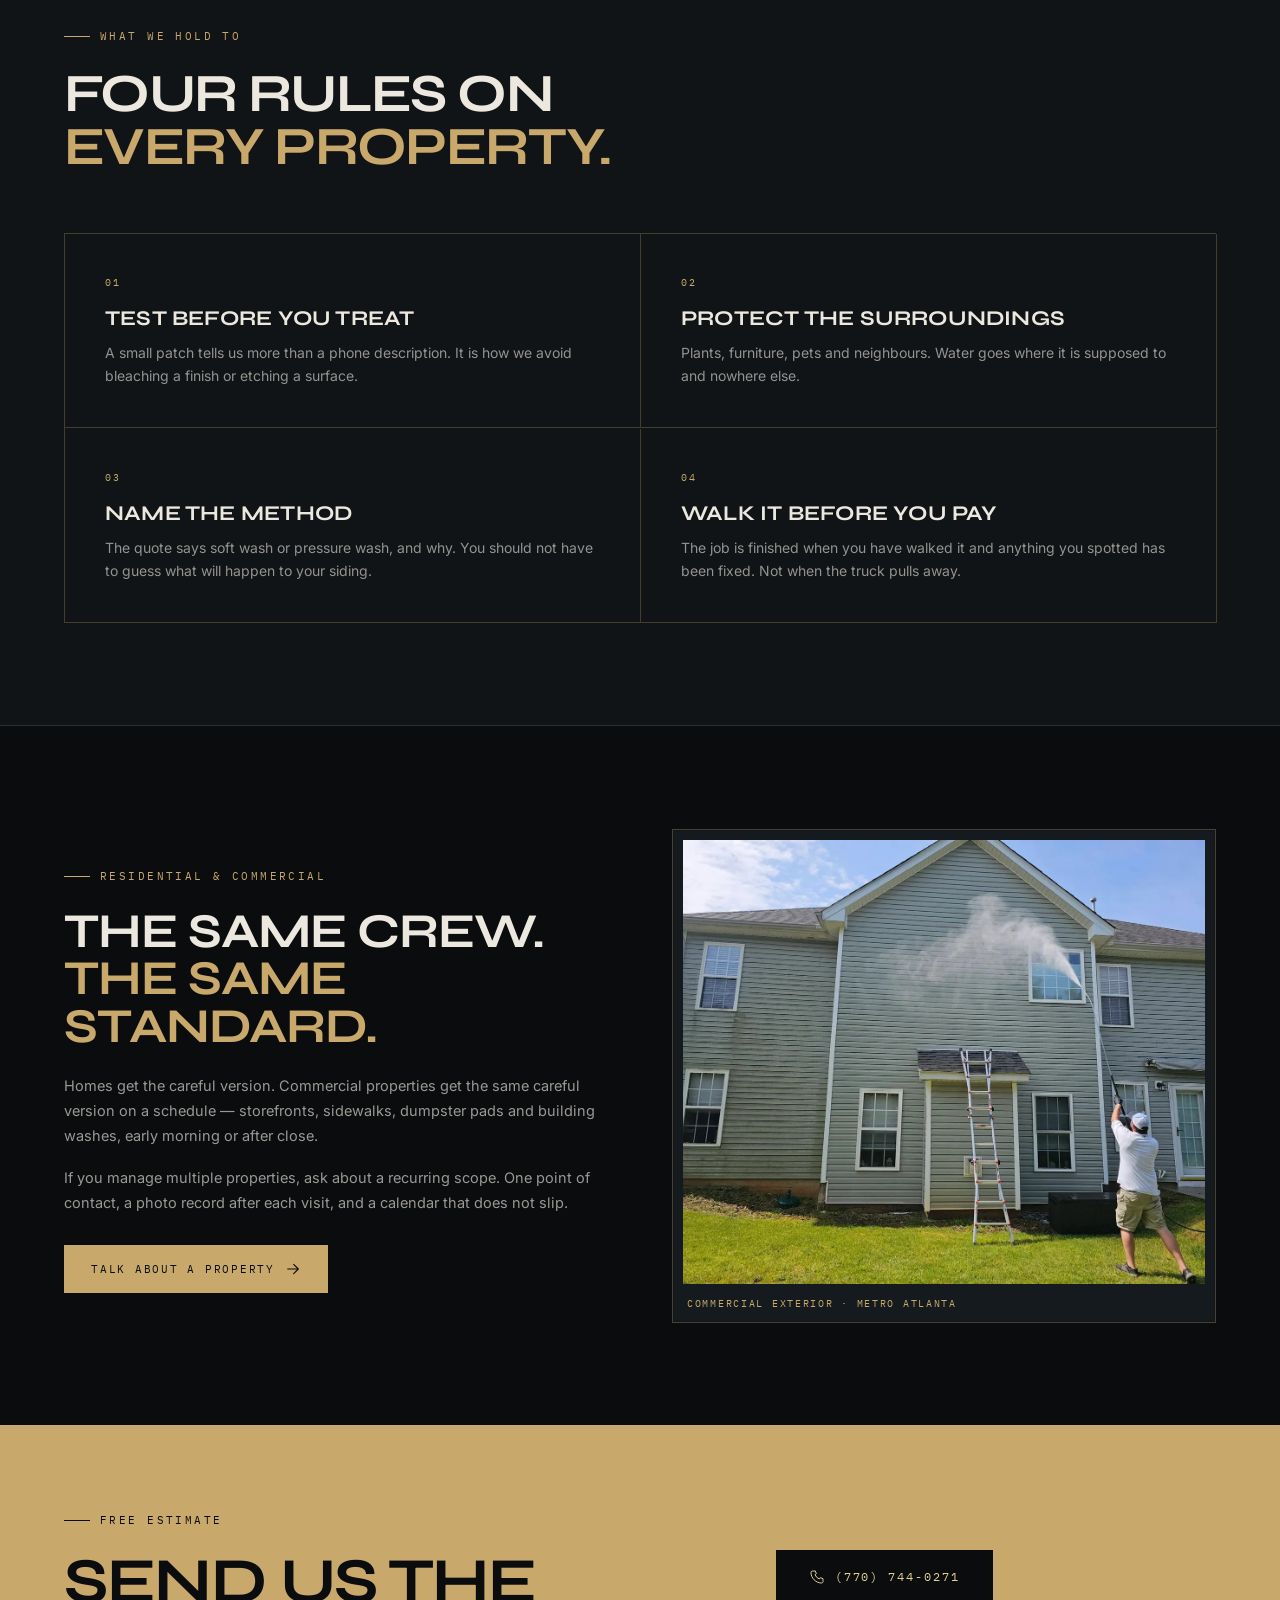
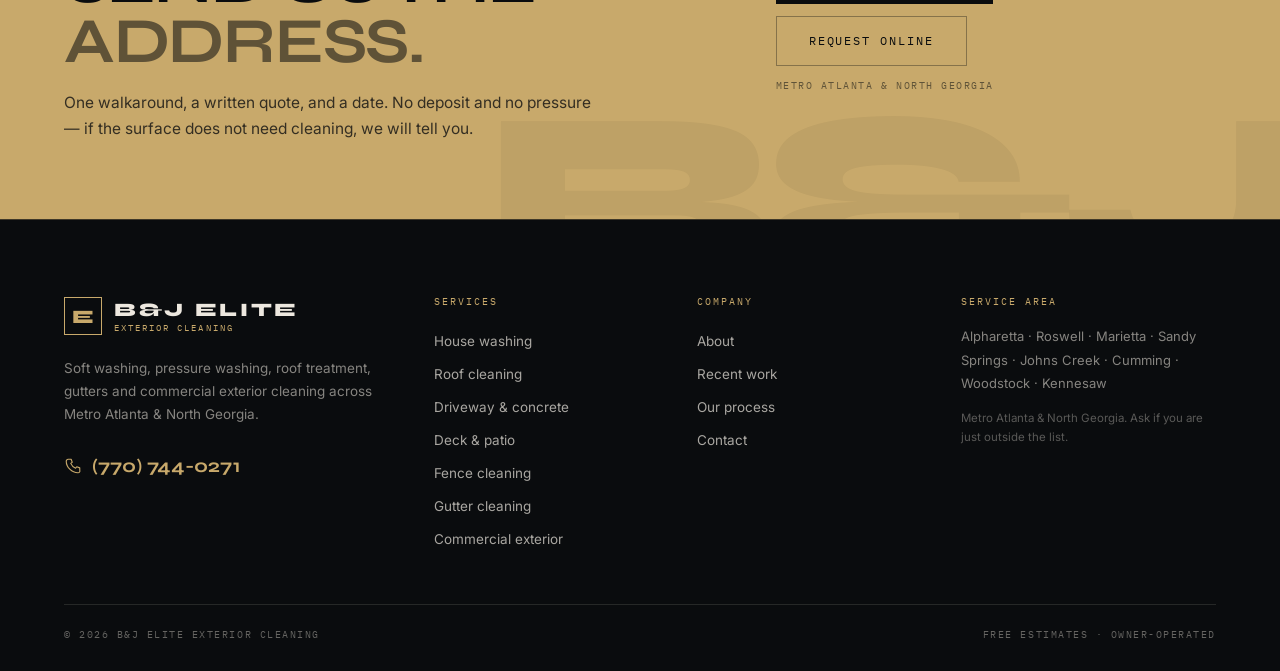
<file: about/index.html>
<!DOCTYPE html>
<html lang="en">
<head>
<meta charset="UTF-8">
<script>document.documentElement.classList.add('js');</script>

<meta name="viewport" content="width=device-width, initial-scale=1.0">
<title>About B&amp;J Elite Exterior Cleaning | Metro Atlanta</title>
<meta name="description" content="Meet B&amp;J Elite Exterior Cleaning — owner-operated by Justin Hall, serving Metro Atlanta and North Georgia with soft washing, pressure washing and roof cleaning.">
<link rel="canonical" href="https://ari-builds.github.io/elite-exterior-cleaning-site/about/">
<meta property="og:type" content="website">
<meta property="og:title" content="About B&amp;J Elite Exterior Cleaning | Metro Atlanta">
<meta property="og:description" content="Meet B&amp;J Elite Exterior Cleaning — owner-operated by Justin Hall, serving Metro Atlanta and North Georgia with soft washing, pressure washing and roof cleaning.">
<meta property="og:url" content="https://ari-builds.github.io/elite-exterior-cleaning-site/about/">
<meta property="og:image" content="https://ari-builds.github.io/elite-exterior-cleaning-site/assets/opt/about.webp">
<meta name="theme-color" content="#0A0C0E">
<link rel="icon" href="../assets/opt/work-11.webp" type="image/webp">
<link rel="preconnect" href="https://fonts.googleapis.com">
<link rel="preconnect" href="https://fonts.gstatic.com" crossorigin>
<link href="https://fonts.googleapis.com/css2?family=Syne:wght@400;500;600;700;800&family=Inter:wght@300;400;500;600;700&family=IBM+Plex+Mono:wght@400;500&display=swap" rel="stylesheet">
<link rel="stylesheet" href="../styles.css">
<script type="application/ld+json">{"@context":"https://schema.org","@graph":[{"@type":"HomeAndConstructionBusiness","@id":"https://ari-builds.github.io/elite-exterior-cleaning-site/#business","name":"B&J Elite Exterior Cleaning","description":"Soft washing, pressure washing, roof cleaning, driveway and deck cleaning, gutter cleaning and commercial exterior cleaning across Metro Atlanta and North Georgia.","url":"https://ari-builds.github.io/elite-exterior-cleaning-site/","image":"https://ari-builds.github.io/elite-exterior-cleaning-site/assets/opt/hero.webp","telephone":"+1-770-744-0271","areaServed":["Metro Atlanta","North Georgia","Alpharetta","Roswell","Marietta","Sandy Springs","Johns Creek","Cumming","Woodstock","Kennesaw"],"priceRange":"$$","founder":{"@type":"Person","name":"Justin Hall"}},{"@type":"BreadcrumbList","itemListElement":[{"@type":"ListItem","position":1,"name":"Home","item":"https://ari-builds.github.io/elite-exterior-cleaning-site/"},{"@type":"ListItem","position":2,"name":"About","item":"https://ari-builds.github.io/elite-exterior-cleaning-site/about/"}]},{"@type":"Person","name":"Justin Hall","jobTitle":"Owner","worksFor":{"@id":"https://ari-builds.github.io/elite-exterior-cleaning-site/#business"}}]}</script>
</head>
<body>
<svg width="0" height="0" style="position:absolute" aria-hidden="true" focusable="false"><defs>
<symbol id="i-arrow" viewBox="0 0 24 24"><path d="M4 12h15M13 5l7 7-7 7" fill="none" stroke="currentColor" stroke-width="1.6" stroke-linecap="round" stroke-linejoin="round"/></symbol>
<symbol id="i-check" viewBox="0 0 24 24"><path d="M4 12.5l5 5L20 6.5" fill="none" stroke="currentColor" stroke-width="1.7" stroke-linecap="round" stroke-linejoin="round"/></symbol>
<symbol id="i-tel" viewBox="0 0 24 24"><path d="M6.5 3h3l1.5 4-2 1.5a12 12 0 006.5 6.5l1.5-2 4 1.5v3A2.5 2.5 0 0118.5 21C10.5 21 3 13.5 3 5.5A2.5 2.5 0 015.5 3z" fill="none" stroke="currentColor" stroke-width="1.5" stroke-linejoin="round"/></symbol>
<symbol id="i-pin" viewBox="0 0 24 24"><path d="M12 21s-6.5-6.2-6.5-11a6.5 6.5 0 0113 0c0 4.8-6.5 11-6.5 11z" fill="none" stroke="currentColor" stroke-width="1.5"/><circle cx="12" cy="10" r="2.2" fill="none" stroke="currentColor" stroke-width="1.5"/></symbol>
<symbol id="i-spray" viewBox="0 0 24 24"><path d="M9 8h6v13H9zM9 8V5h6v3M6 11H3M19 4l2-1M19 8h3M17 2v3" fill="none" stroke="currentColor" stroke-width="1.4" stroke-linecap="round" stroke-linejoin="round"/></symbol>
</defs></svg>
<a class="skip" href="#main">Skip to content</a>
<header class="hdr" id="top">
  <div class="shell hdr__in">
    <a class="logo" href="../" aria-label="B&amp;J Elite Exterior Cleaning, home">
  <span class="logo__mark" aria-hidden="true">E</span>
  <span class="logo__txt"><strong>B&amp;J Elite</strong><span class="mono">Exterior Cleaning</span></span>
</a>
    <nav class="nav" aria-label="Main">
      <a href="../services/">Services</a>
      <a href="../work/">Work</a>
      <a href="../process/">Process</a>
      <a href="../about/" aria-current="page">About</a>
      <a href="../contact/">Contact</a>
    </nav>
    <a class="tel" href="tel:+17707440271"><span class="mono">Free estimate</span><strong>(770) 744-0271</strong></a>
    <button class="burger" aria-label="Menu" aria-expanded="false" aria-controls="mnav"><span></span><span></span><span></span></button>
  </div>
  <div class="mnav" id="mnav" hidden>
    <a href="../services/">Services</a>
    <a href="../work/">Work</a>
    <a href="../process/">Process</a>
    <a href="../about/">About</a>
    <a href="../contact/">Contact</a>
    <a class="mnav__tel" href="tel:+17707440271">(770) 744-0271</a>
    <a class="btn btn--gold" href="../contact/">Request a free estimate</a>
  </div>
</header>
<main id="main">

<section class="phero phero--about">
  <div class="shell phero__grid">
    <div>
      <span class="label">About</span>
      <h1>Owner-operated.<br><em>A higher standard.</em></h1>
      <p>B&amp;J Elite Exterior Cleaning is Justin Hall's company, working across Metro Atlanta & North Georgia.</p>
    </div>
    <figure class="plate plate--portrait"><img src="../assets/opt/about.webp" alt="B&amp;J Elite Exterior Cleaning at work" width="1200" height="1600" decoding="async"></figure>
  </div>
</section>

<section class="sec">
  <div class="shell about__grid">
    <div class="about__lead">
      <span class="label">The standard</span>
      <h2>“A higher standard”<br><em>is not a slogan.</em></h2>
      <p class="lead">It is a list of things that do not get skipped: the test patch, the plants, the edges, the walkaround. Most of it is invisible when the job is done — which is exactly the point.</p>
      <p>Justin started B&amp;J Elite to do exterior cleaning properly: soft washing where pressure would cause damage, surface cleaning where it produces an even finish, and a written scope so the price does not move halfway through the day.</p>
      <p>The company works with homeowners, realtors, property managers and small commercial sites. Residential and commercial, one property or a recurring schedule. You deal with the owner, and the owner is on site.</p>
    </div>
    <figure class="about__fig plate"><img src="../assets/opt/work-09.webp" alt="Roof cleaning project" width="1200" height="1600" loading="lazy" decoding="async"><figcaption class="mono">Low-pressure roof treatment</figcaption></figure>
  </div>
</section>

<section class="sec sec--surface">
  <div class="shell">
    <div class="sechead rv"><span class="label">What we hold to</span><h2>Four rules on<br><em>every property.</em></h2></div>
    <ul class="rules">
      <li><span class="mono">01</span><h3>Test before you treat</h3><p>A small patch tells us more than a phone description. It is how we avoid bleaching a finish or etching a surface.</p></li>
      <li><span class="mono">02</span><h3>Protect the surroundings</h3><p>Plants, furniture, pets and neighbours. Water goes where it is supposed to and nowhere else.</p></li>
      <li><span class="mono">03</span><h3>Name the method</h3><p>The quote says soft wash or pressure wash, and why. You should not have to guess what will happen to your siding.</p></li>
      <li><span class="mono">04</span><h3>Walk it before you pay</h3><p>The job is finished when you have walked it and anything you spotted has been fixed. Not when the truck pulls away.</p></li>
    </ul>
  </div>
</section>

<section class="sec">
  <div class="shell two two--rev">
    <figure class="plate frame"><img src="../assets/opt/work-11.webp" alt="Commercial exterior cleaning" width="1366" height="1025" loading="lazy" decoding="async"><figcaption class="mono">Commercial exterior · Metro Atlanta</figcaption></figure>
    <div>
      <span class="label">Residential &amp; commercial</span>
      <h2>The same crew.<br><em>The same standard.</em></h2>
      <p>Homes get the careful version. Commercial properties get the same careful version on a schedule — storefronts, sidewalks, dumpster pads and building washes, early morning or after close.</p>
      <p>If you manage multiple properties, ask about a recurring scope. One point of contact, a photo record after each visit, and a calendar that does not slip.</p>
      <a class="btn btn--gold" href="../contact/">Talk about a property <svg class="ico" aria-hidden="true"><use href="#i-arrow"/></svg></a>
    </div>
  </div>
</section>

<section class="band">
  <div class="shell band__in">
    <div>
      <span class="label">Free estimate</span>
      <h2>Send us the<br><em>address.</em></h2>
      <p>One walkaround, a written quote, and a date. No deposit and no pressure — if the surface does not need cleaning, we will tell you.</p>
    </div>
    <div class="band__acts">
      <a class="btn btn--gold btn--lg" href="tel:+17707440271"><svg class="ico" aria-hidden="true"><use href="#i-tel"/></svg>(770) 744-0271</a>
      <a class="btn btn--ghost btn--lg" href="../contact/">Request online</a>
      <span class="mono band__note">Metro Atlanta & North Georgia</span>
    </div>
  </div>
</section>

</main>
<footer class="foot">
  <div class="shell foot__top">
    <div class="foot__brand">
      <a class="logo" href="../" aria-label="B&amp;J Elite Exterior Cleaning, home">
  <span class="logo__mark" aria-hidden="true">E</span>
  <span class="logo__txt"><strong>B&amp;J Elite</strong><span class="mono">Exterior Cleaning</span></span>
</a>
      <p>Soft washing, pressure washing, roof treatment, gutters and commercial exterior cleaning across Metro Atlanta & North Georgia.</p>
      <a class="foot__tel" href="tel:+17707440271"><svg class="ico" aria-hidden="true"><use href="#i-tel"/></svg>(770) 744-0271</a>
    </div>
    <div class="foot__col">
      <h4 class="mono">Services</h4>
      <a href="../services/#house-washing">House washing</a>
      <a href="../services/#roof-cleaning">Roof cleaning</a>
      <a href="../services/#driveway-cleaning">Driveway & concrete</a>
      <a href="../services/#deck-and-patio">Deck & patio</a>
      <a href="../services/#fence-cleaning">Fence cleaning</a>
      <a href="../services/#gutter-cleaning">Gutter cleaning</a>
      <a href="../services/#commercial-cleaning">Commercial exterior</a>
    </div>
    <div class="foot__col">
      <h4 class="mono">Company</h4>
      <a href="../about/">About</a>
      <a href="../work/">Recent work</a>
      <a href="../process/">Our process</a>
      <a href="../contact/">Contact</a>
    </div>
    <div class="foot__col">
      <h4 class="mono">Service area</h4>
      <p class="foot__area">Alpharetta · Roswell · Marietta · Sandy Springs · Johns Creek · Cumming · Woodstock · Kennesaw</p>
      <p class="foot__fine">Metro Atlanta &amp; North Georgia. Ask if you are just outside the list.</p>
    </div>
  </div>
  <div class="shell foot__bottom">
    <span class="mono">© <span data-year>2026</span> B&amp;J Elite Exterior Cleaning</span>
    <span class="mono">Free estimates · Owner-operated</span>
  </div>
</footer>
<script src="../script.js" defer></script>
</body>
</html>
</file>
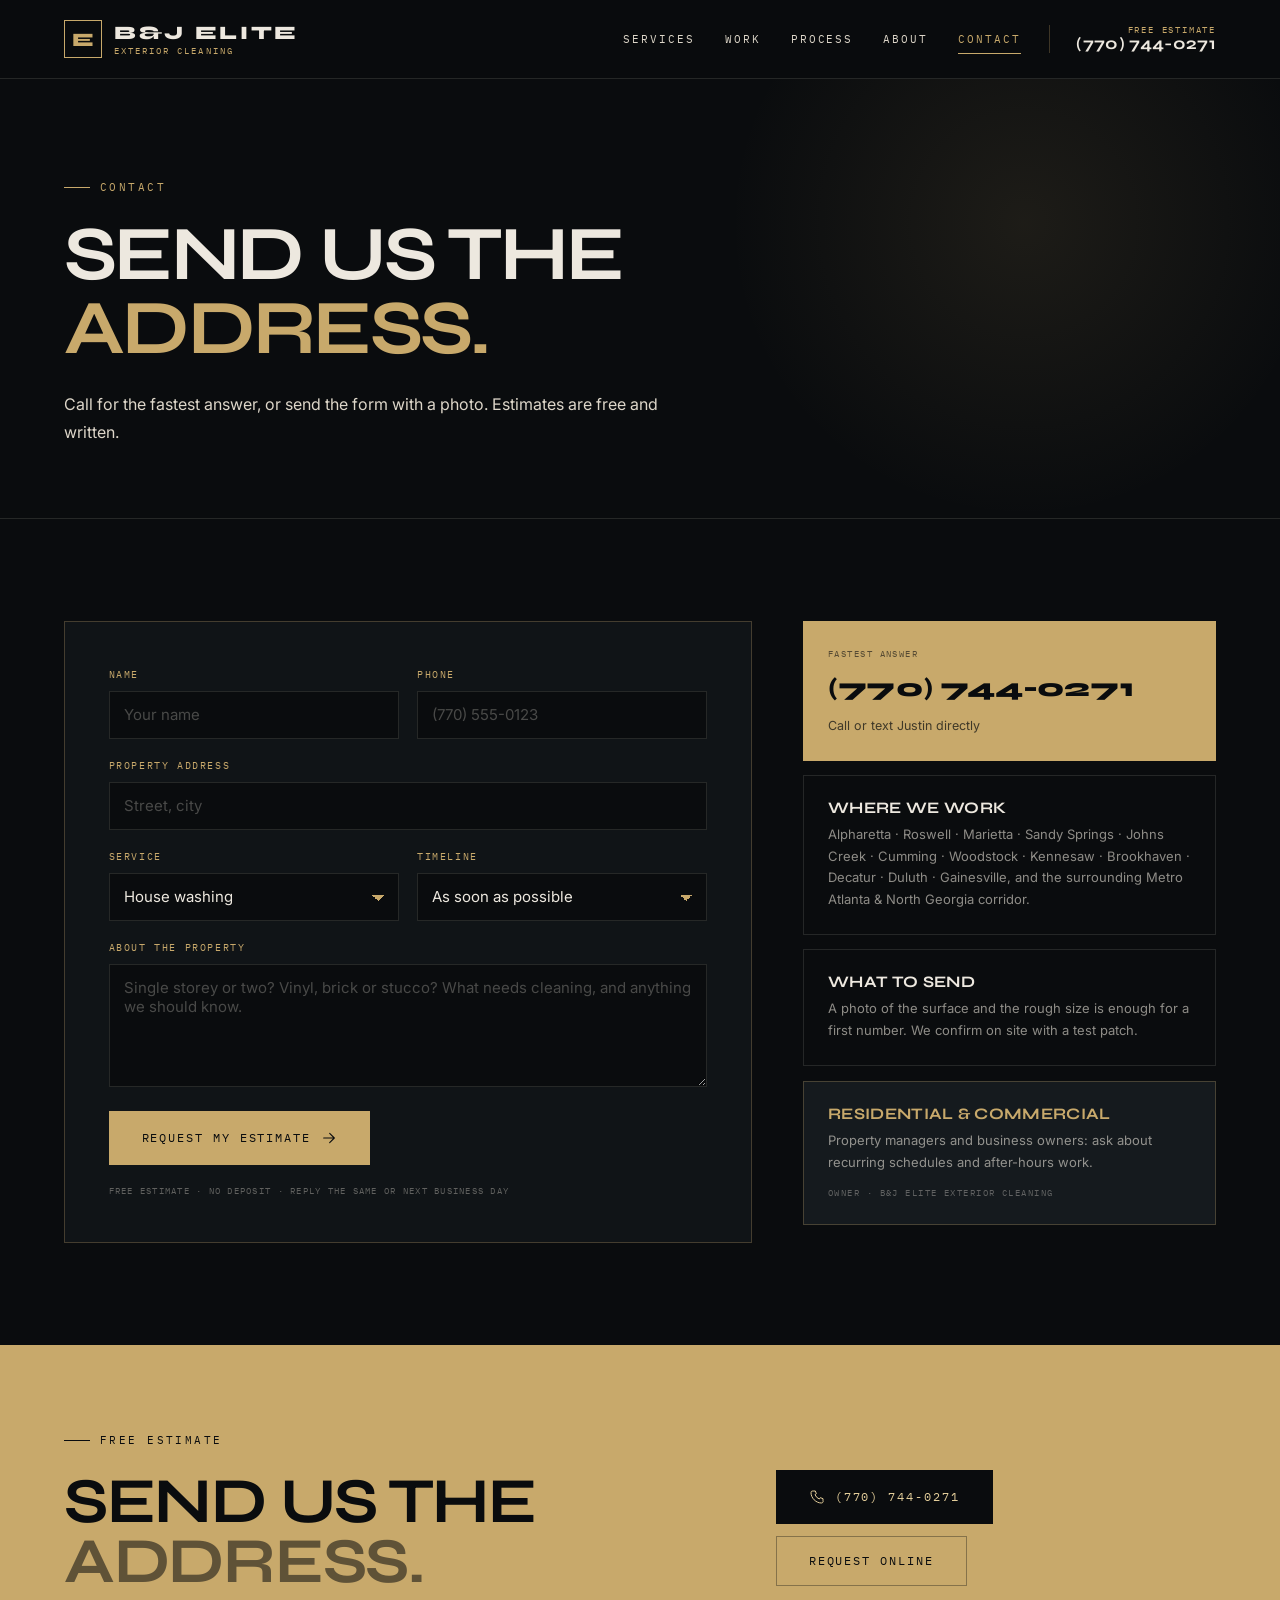
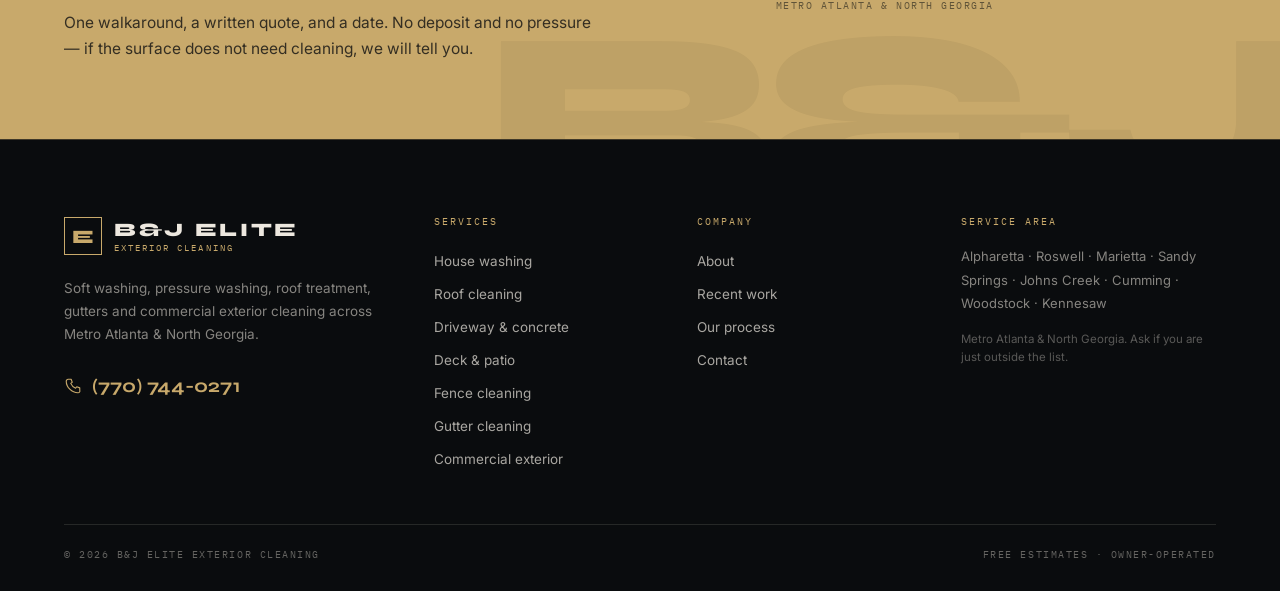
<file: contact/index.html>
<!DOCTYPE html>
<html lang="en">
<head>
<meta charset="UTF-8">
<script>document.documentElement.classList.add('js');</script>

<meta name="viewport" content="width=device-width, initial-scale=1.0">
<title>Contact B&amp;J Elite Exterior Cleaning | Metro Atlanta</title>
<meta name="description" content="Request a free exterior cleaning estimate in Metro Atlanta and North Georgia. Call (770) 744-0271 or send the form for a written quote.">
<link rel="canonical" href="https://ari-builds.github.io/elite-exterior-cleaning-site/contact/">
<meta property="og:type" content="website">
<meta property="og:title" content="Contact B&amp;J Elite Exterior Cleaning | Metro Atlanta">
<meta property="og:description" content="Request a free exterior cleaning estimate in Metro Atlanta and North Georgia. Call (770) 744-0271 or send the form for a written quote.">
<meta property="og:url" content="https://ari-builds.github.io/elite-exterior-cleaning-site/contact/">
<meta property="og:image" content="https://ari-builds.github.io/elite-exterior-cleaning-site/assets/opt/hero.webp">
<meta name="theme-color" content="#0A0C0E">
<link rel="icon" href="../assets/opt/work-11.webp" type="image/webp">
<link rel="preconnect" href="https://fonts.googleapis.com">
<link rel="preconnect" href="https://fonts.gstatic.com" crossorigin>
<link href="https://fonts.googleapis.com/css2?family=Syne:wght@400;500;600;700;800&family=Inter:wght@300;400;500;600;700&family=IBM+Plex+Mono:wght@400;500&display=swap" rel="stylesheet">
<link rel="stylesheet" href="../styles.css">
<script type="application/ld+json">{"@context":"https://schema.org","@graph":[{"@type":"HomeAndConstructionBusiness","@id":"https://ari-builds.github.io/elite-exterior-cleaning-site/#business","name":"B&J Elite Exterior Cleaning","description":"Soft washing, pressure washing, roof cleaning, driveway and deck cleaning, gutter cleaning and commercial exterior cleaning across Metro Atlanta and North Georgia.","url":"https://ari-builds.github.io/elite-exterior-cleaning-site/","image":"https://ari-builds.github.io/elite-exterior-cleaning-site/assets/opt/hero.webp","telephone":"+1-770-744-0271","areaServed":["Metro Atlanta","North Georgia","Alpharetta","Roswell","Marietta","Sandy Springs","Johns Creek","Cumming","Woodstock","Kennesaw"],"priceRange":"$$","founder":{"@type":"Person","name":"Justin Hall"}},{"@type":"BreadcrumbList","itemListElement":[{"@type":"ListItem","position":1,"name":"Home","item":"https://ari-builds.github.io/elite-exterior-cleaning-site/"},{"@type":"ListItem","position":2,"name":"Contact","item":"https://ari-builds.github.io/elite-exterior-cleaning-site/contact/"}]}]}</script>
</head>
<body>
<svg width="0" height="0" style="position:absolute" aria-hidden="true" focusable="false"><defs>
<symbol id="i-arrow" viewBox="0 0 24 24"><path d="M4 12h15M13 5l7 7-7 7" fill="none" stroke="currentColor" stroke-width="1.6" stroke-linecap="round" stroke-linejoin="round"/></symbol>
<symbol id="i-check" viewBox="0 0 24 24"><path d="M4 12.5l5 5L20 6.5" fill="none" stroke="currentColor" stroke-width="1.7" stroke-linecap="round" stroke-linejoin="round"/></symbol>
<symbol id="i-tel" viewBox="0 0 24 24"><path d="M6.5 3h3l1.5 4-2 1.5a12 12 0 006.5 6.5l1.5-2 4 1.5v3A2.5 2.5 0 0118.5 21C10.5 21 3 13.5 3 5.5A2.5 2.5 0 015.5 3z" fill="none" stroke="currentColor" stroke-width="1.5" stroke-linejoin="round"/></symbol>
<symbol id="i-pin" viewBox="0 0 24 24"><path d="M12 21s-6.5-6.2-6.5-11a6.5 6.5 0 0113 0c0 4.8-6.5 11-6.5 11z" fill="none" stroke="currentColor" stroke-width="1.5"/><circle cx="12" cy="10" r="2.2" fill="none" stroke="currentColor" stroke-width="1.5"/></symbol>
<symbol id="i-spray" viewBox="0 0 24 24"><path d="M9 8h6v13H9zM9 8V5h6v3M6 11H3M19 4l2-1M19 8h3M17 2v3" fill="none" stroke="currentColor" stroke-width="1.4" stroke-linecap="round" stroke-linejoin="round"/></symbol>
</defs></svg>
<a class="skip" href="#main">Skip to content</a>
<header class="hdr" id="top">
  <div class="shell hdr__in">
    <a class="logo" href="../" aria-label="B&amp;J Elite Exterior Cleaning, home">
  <span class="logo__mark" aria-hidden="true">E</span>
  <span class="logo__txt"><strong>B&amp;J Elite</strong><span class="mono">Exterior Cleaning</span></span>
</a>
    <nav class="nav" aria-label="Main">
      <a href="../services/">Services</a>
      <a href="../work/">Work</a>
      <a href="../process/">Process</a>
      <a href="../about/">About</a>
      <a href="../contact/" aria-current="page">Contact</a>
    </nav>
    <a class="tel" href="tel:+17707440271"><span class="mono">Free estimate</span><strong>(770) 744-0271</strong></a>
    <button class="burger" aria-label="Menu" aria-expanded="false" aria-controls="mnav"><span></span><span></span><span></span></button>
  </div>
  <div class="mnav" id="mnav" hidden>
    <a href="../services/">Services</a>
    <a href="../work/">Work</a>
    <a href="../process/">Process</a>
    <a href="../about/">About</a>
    <a href="../contact/">Contact</a>
    <a class="mnav__tel" href="tel:+17707440271">(770) 744-0271</a>
    <a class="btn btn--gold" href="../contact/">Request a free estimate</a>
  </div>
</header>
<main id="main">

<section class="phero phero--contact">
  <div class="shell">
    <span class="label">Contact</span>
    <h1>Send us the<br><em>address.</em></h1>
    <p>Call for the fastest answer, or send the form with a photo. Estimates are free and written.</p>
  </div>
</section>

<section class="sec">
  <div class="shell contact__grid">
    <form class="form" action="../thank-you/" method="get" data-quote>
      <div class="form__row">
        <label>Name<input type="text" name="name" autocomplete="name" required placeholder="Your name"></label>
        <label>Phone<input type="tel" name="phone" autocomplete="tel" required placeholder="(770) 555-0123"></label>
      </div>
      <label>Property address<input type="text" name="address" autocomplete="street-address" placeholder="Street, city"></label>
      <div class="form__row">
        <label>Service
          <select name="service">
            <option>House washing</option>
            <option>Roof cleaning</option>
            <option>Driveway & concrete</option>
            <option>Deck & patio</option>
            <option>Fence cleaning</option>
            <option>Gutter cleaning</option>
            <option>Commercial exterior</option>
            <option>Not sure yet</option>
          </select>
        </label>
        <label>Timeline
          <select name="timeline">
            <option>As soon as possible</option>
            <option>Within two weeks</option>
            <option>This month</option>
            <option>Just planning</option>
          </select>
        </label>
      </div>
      <label>About the property<textarea name="message" rows="5" placeholder="Single storey or two? Vinyl, brick or stucco? What needs cleaning, and anything we should know."></textarea></label>
      <button class="btn btn--gold btn--lg" type="submit">Request my estimate <svg class="ico" aria-hidden="true"><use href="#i-arrow"/></svg></button>
      <p class="form__fine mono">Free estimate · no deposit · reply the same or next business day</p>
    </form>

    <aside class="contact__aside">
      <a class="cbox cbox--gold" href="tel:+17707440271">
        <span class="mono">Fastest answer</span>
        <strong>(770) 744-0271</strong>
        <span>Call or text Justin directly</span>
      </a>
      <div class="cbox">
        <h3>Where we work</h3>
        <p>Alpharetta · Roswell · Marietta · Sandy Springs · Johns Creek · Cumming · Woodstock · Kennesaw · Brookhaven · Decatur · Duluth · Gainesville, and the surrounding Metro Atlanta & North Georgia corridor.</p>
      </div>
      <div class="cbox">
        <h3>What to send</h3>
        <p>A photo of the surface and the rough size is enough for a first number. We confirm on site with a test patch.</p>
      </div>
      <div class="cbox cbox--dark">
        <h3>Residential &amp; commercial</h3>
        <p>Property managers and business owners: ask about recurring schedules and after-hours work.</p>
        <span class="mono">Owner · B&amp;J Elite Exterior Cleaning</span>
      </div>
    </aside>
  </div>
</section>

<section class="band">
  <div class="shell band__in">
    <div>
      <span class="label">Free estimate</span>
      <h2>Send us the<br><em>address.</em></h2>
      <p>One walkaround, a written quote, and a date. No deposit and no pressure — if the surface does not need cleaning, we will tell you.</p>
    </div>
    <div class="band__acts">
      <a class="btn btn--gold btn--lg" href="tel:+17707440271"><svg class="ico" aria-hidden="true"><use href="#i-tel"/></svg>(770) 744-0271</a>
      <a class="btn btn--ghost btn--lg" href="../contact/">Request online</a>
      <span class="mono band__note">Metro Atlanta & North Georgia</span>
    </div>
  </div>
</section>

</main>
<footer class="foot">
  <div class="shell foot__top">
    <div class="foot__brand">
      <a class="logo" href="../" aria-label="B&amp;J Elite Exterior Cleaning, home">
  <span class="logo__mark" aria-hidden="true">E</span>
  <span class="logo__txt"><strong>B&amp;J Elite</strong><span class="mono">Exterior Cleaning</span></span>
</a>
      <p>Soft washing, pressure washing, roof treatment, gutters and commercial exterior cleaning across Metro Atlanta & North Georgia.</p>
      <a class="foot__tel" href="tel:+17707440271"><svg class="ico" aria-hidden="true"><use href="#i-tel"/></svg>(770) 744-0271</a>
    </div>
    <div class="foot__col">
      <h4 class="mono">Services</h4>
      <a href="../services/#house-washing">House washing</a>
      <a href="../services/#roof-cleaning">Roof cleaning</a>
      <a href="../services/#driveway-cleaning">Driveway & concrete</a>
      <a href="../services/#deck-and-patio">Deck & patio</a>
      <a href="../services/#fence-cleaning">Fence cleaning</a>
      <a href="../services/#gutter-cleaning">Gutter cleaning</a>
      <a href="../services/#commercial-cleaning">Commercial exterior</a>
    </div>
    <div class="foot__col">
      <h4 class="mono">Company</h4>
      <a href="../about/">About</a>
      <a href="../work/">Recent work</a>
      <a href="../process/">Our process</a>
      <a href="../contact/">Contact</a>
    </div>
    <div class="foot__col">
      <h4 class="mono">Service area</h4>
      <p class="foot__area">Alpharetta · Roswell · Marietta · Sandy Springs · Johns Creek · Cumming · Woodstock · Kennesaw</p>
      <p class="foot__fine">Metro Atlanta &amp; North Georgia. Ask if you are just outside the list.</p>
    </div>
  </div>
  <div class="shell foot__bottom">
    <span class="mono">© <span data-year>2026</span> B&amp;J Elite Exterior Cleaning</span>
    <span class="mono">Free estimates · Owner-operated</span>
  </div>
</footer>
<script src="../script.js" defer></script>
</body>
</html>
</file>
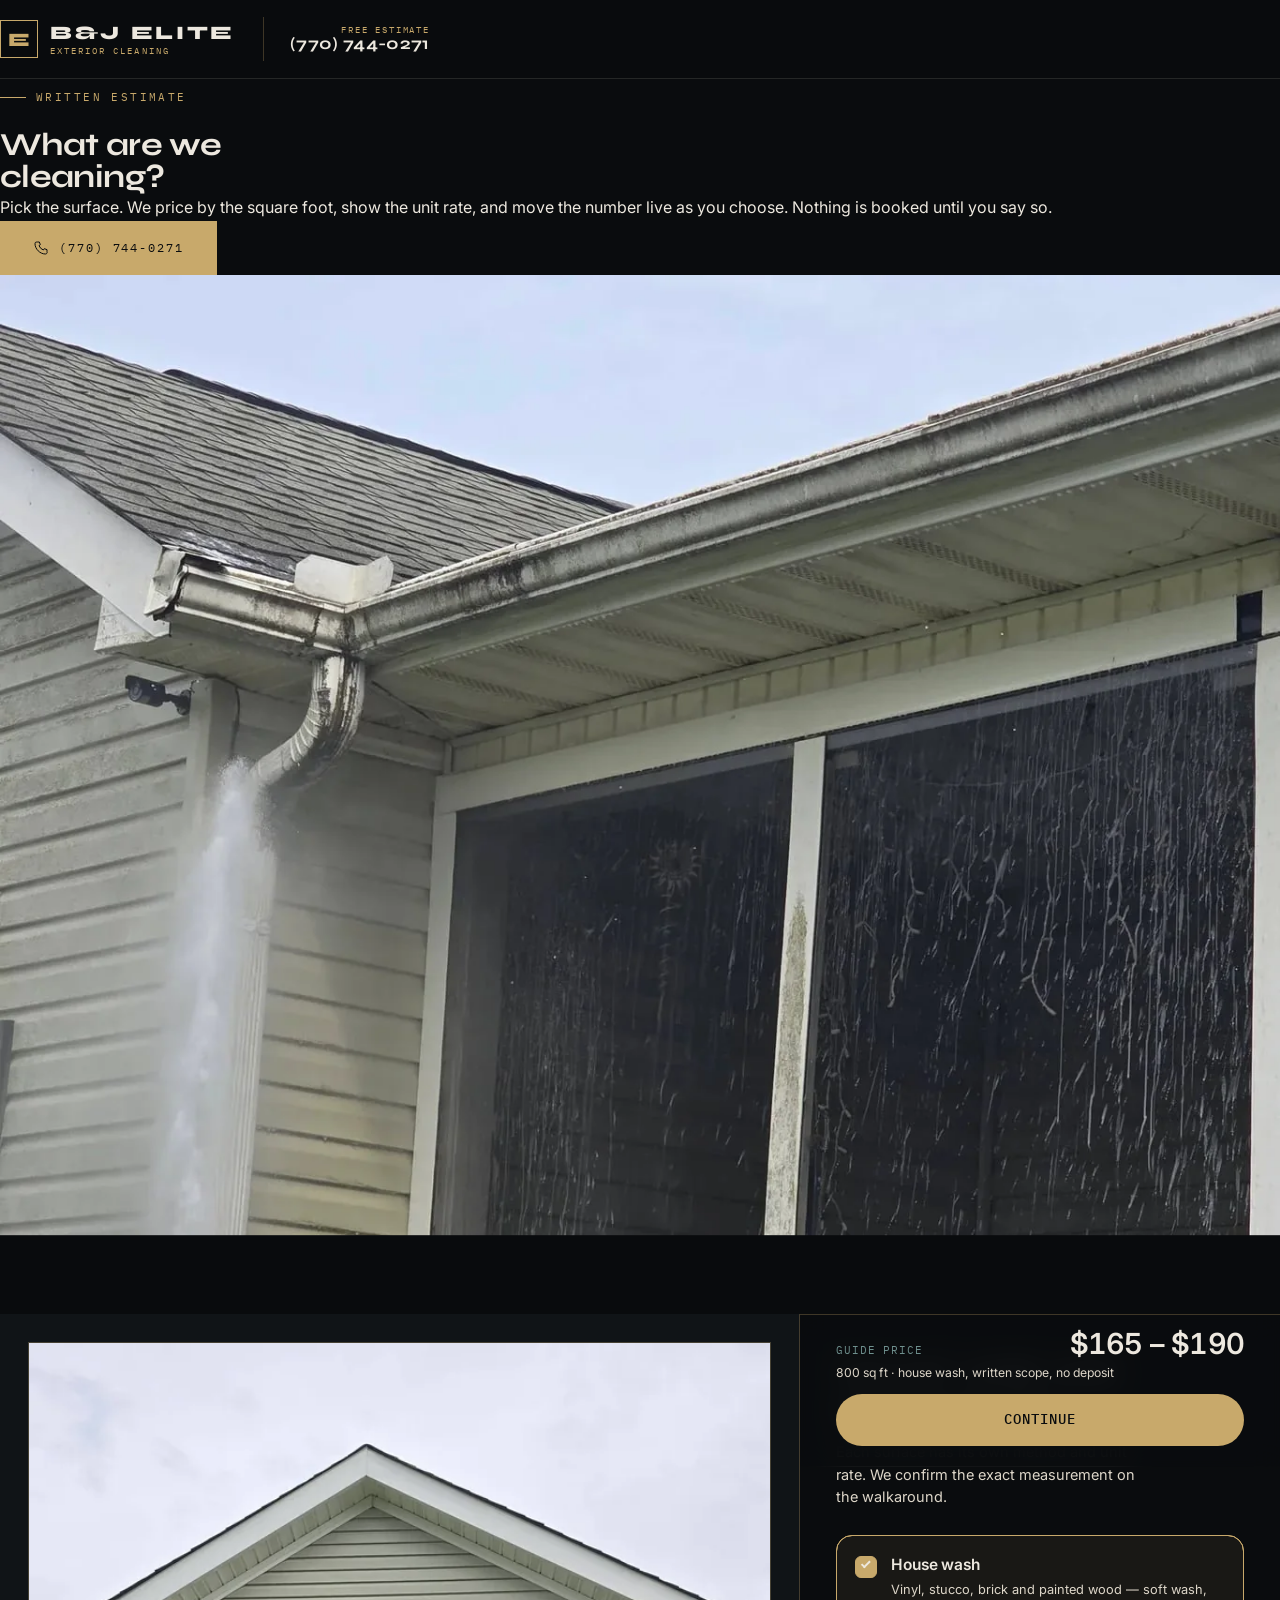
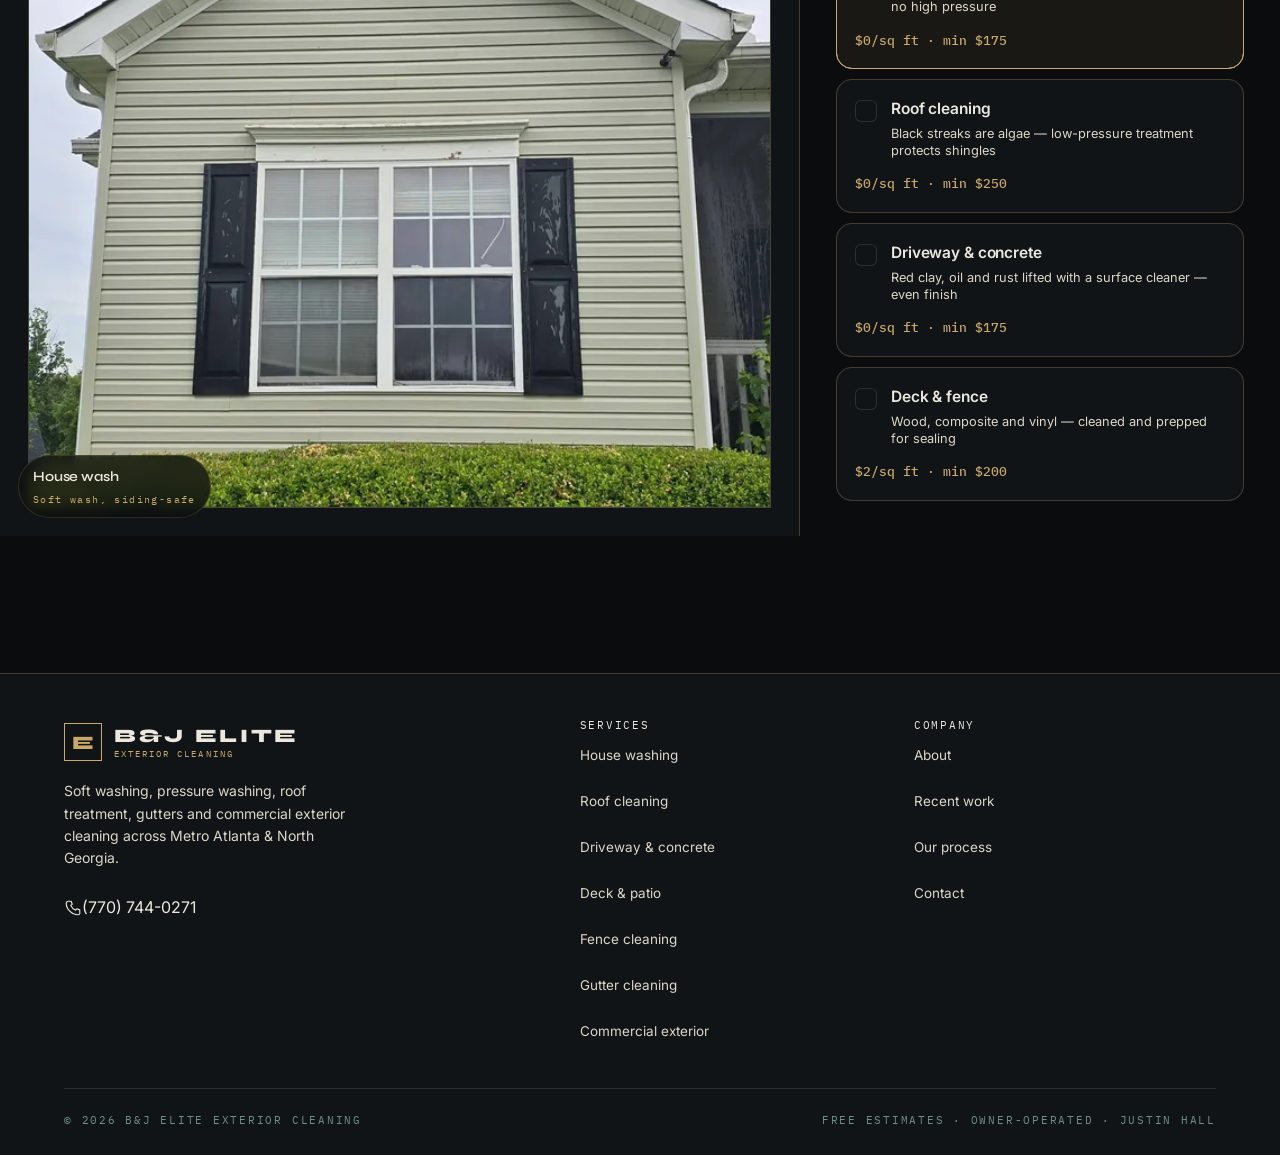
<file: estimate/index.html>
<!DOCTYPE html>
<html lang="en">
<head>
<meta charset="UTF-8">
<meta name="viewport" content="width=device-width, initial-scale=1, viewport-fit=cover">
<title>Written estimate · B&amp;J Elite Exterior Cleaning</title>
<meta name="description" content="Get a fixed, line-item written estimate for house washing, roof, driveway, deck and gutter cleaning across Metro Atlanta & North Georgia. Owner-operated by Justin Hall.">
<link rel="canonical" href="https://ari-builds.github.io/elite-exterior-cleaning-site/estimate/">
<meta property="og:type" content="website">
<meta property="og:title" content="Written estimate · B&amp;J Elite Exterior Cleaning">
<meta property="og:description" content="Fixed, line-item estimate for exterior cleaning across Metro Atlanta & North Georgia. Owner-operated by Justin Hall.">
<meta property="og:url" content="https://ari-builds.github.io/elite-exterior-cleaning-site/estimate/">
<meta property="og:image" content="https://ari-builds.github.io/elite-exterior-cleaning-site/assets/opt/hero.webp">
<meta name="theme-color" content="#0A0C0E">
<link rel="icon" href="../assets/opt/work-11.webp" type="image/webp">
<link rel="preconnect" href="https://fonts.googleapis.com">
<link rel="preconnect" href="https://fonts.gstatic.com" crossorigin>
<link href="https://fonts.googleapis.com/css2?family=Syne:wght@400;500;600;700;800&family=Inter:wght@300;400;500;600;700&family=IBM+Plex+Mono:wght@400;500&display=swap" rel="stylesheet">
<link rel="stylesheet" href="styles.css">
<script>document.documentElement.classList.add('js');</script>
</head>
<body>
<svg width="0" height="0" style="position:absolute" aria-hidden="true" focusable="false"><defs>
<symbol id="i-arrow" viewBox="0 0 24 24"><path d="M4 12h15M13 5l7 7-7 7" fill="none" stroke="currentColor" stroke-width="1.6" stroke-linecap="round" stroke-linejoin="round"/></symbol>
<symbol id="i-check" viewBox="0 0 24 24"><path d="M4 12.5l5 5L20 6.5" fill="none" stroke="currentColor" stroke-width="1.7" stroke-linecap="round" stroke-linejoin="round"/></symbol>
<symbol id="i-tel" viewBox="0 0 24 24"><path d="M6.5 3h3l1.5 4-2 1.5a12 12 0 006.5 6.5l1.5-2 4 1.5v3A2.5 2.5 0 0118.5 21C10.5 21 3 13.5 3 5.5A2.5 2.5 0 015.5 3z" fill="none" stroke="currentColor" stroke-width="1.5" stroke-linejoin="round"/></symbol>
<symbol id="i-pin" viewBox="0 0 24 24"><path d="M12 21s-6.5-6.2-6.5-11a6.5 6.5 0 0113 0c0 4.8-6.5 11-6.5 11z" fill="none" stroke="currentColor" stroke-width="1.5"/><circle cx="12" cy="10" r="2.2" fill="none" stroke="currentColor" stroke-width="1.5"/></symbol>
<symbol id="i-home" viewBox="0 0 24 24"><path d="M3 9l9-7 9 7v11a2 2 0 01-2 2H5a2 2 0 01-2-2z" fill="none" stroke="currentColor" stroke-width="1.5" stroke-linecap="round" stroke-linejoin="round"/></symbol>
<symbol id="i-droplet" viewBox="0 0 24 24"><path d="M12 2.69c-3.71 0-6.75 3.03-6.75 6.78 0 4.46 6.75 11.53 6.75 11.53s6.75-7.07 6.75-11.53c0-3.75-3.04-6.78-6.75-6.78z" fill="none" stroke="currentColor" stroke-width="1.5" stroke-linecap="round" stroke-linejoin="round"/></symbol>
<symbol id="i-ruler" viewBox="0 0 24 24"><path d="M3 3h18v18H3zM3 21h18M21 3v18" fill="none" stroke="currentColor" stroke-width="1.4" stroke-linecap="round" stroke-linejoin="round"/></symbol>
</defs></svg>

<a class="skip" href="#main">Skip to content</a>

<header class="hdr" id="top">
  <div class="shell hdr__in">
    <a class="logo" href="#" aria-label="B&amp;J Elite Exterior Cleaning, home">
      <span class="logo__mark" aria-hidden="true">E</span>
      <span class="logo__txt"><strong>B&amp;J Elite</strong><span class="mono">Exterior Cleaning</span></span>
    </a>
    <a class="tel" href="tel:+17707440271"><span class="mono">Free estimate</span><strong>(770) 744-0271</strong></a>
    <button class="burger" aria-label="Menu" aria-expanded="false" aria-controls="mnav"><span></span><span></span><span></span></button>
  </div>
  <div class="mnav" id="mnav" hidden>
    <a href="../">Home</a>
    <a href="../services/">Services</a>
    <a href="../work/">Work</a>
    <a href="../contact/">Contact</a>
    <a class="mnav__tel" href="tel:+17707440271">(770) 744-0271</a>
    <a class="btn btn--gold" href="#" onclick="return false">Start estimate</a>
  </div>
</header>

<main id="main">
  <div class="phero">
    <div class="shell phero__grid">
      <div>
        <span class="label">Written estimate</span>
        <h1>What are we<br>cleaning?</h1>
        <p>Pick the surface. We price by the square foot, show the unit rate, and move the number live as you choose. Nothing is booked until you say so.</p>
        <a class="btn btn--gold btn--lg" href="tel:+17707440271"><svg class="ico" aria-hidden="true"><use href="#i-tel"/></svg>(770) 744-0271</a>
      </div>
      <figure class="plate phero__fig">
        <img src="../assets/opt/hero.webp" alt="Exterior cleaning in Metro Atlanta" width="1366" height="1025" loading="lazy" decoding="async">
      </figure>
    </div>
  </div>

  <div class="app">
    <header class="topbar">
      <a class="brand" href="#" aria-label="Back to estimate start">
        <span class="logo__mark" aria-hidden="true">E</span>
        <span class="logo__txt"><strong>B&amp;J Elite</strong><span class="mono">Exterior Cleaning</span></span>
      </a>
      <div class="progress">
        <span class="stepno" id="stepno">Step 1 of 4</span>
        <i class="bar" aria-hidden="true"><b id="barfill"></b></i>
      </div>
    </header>

    <div class="stage">
      <section class="preview" aria-label="Live preview of your job">
        <div class="plate prev__plate" id="prevPlate">
          <img id="prevImg" src="../assets/opt/work-01-880.webp" alt="House wash in progress" width="1200" height="1600" loading="lazy" decoding="async">
        </div>
        <div class="prev__meta">
          <span class="prev__name" id="prevName">House wash</span>
          <span class="prev__unit" id="prevUnit">· Soft wash, siding-safe</span>
        </div>
      </section>

      <section class="panel" aria-label="Estimator">
        <div class="panel-scroll" id="panelScroll"></div>

        <div class="foot" id="foot">
          <div class="price">
            <div class="price-row">
              <span class="lbl" id="priceLbl">Guide price</span>
              <strong id="priceRange" aria-live="polite">$0</strong>
            </div>
            <p id="priceBasis">Pick a surface to start.</p>
          </div>
          <div class="actions" id="actions">
            <button class="ghost" id="back" type="button">Back</button>
            <button class="primary" id="next" type="button">Continue</button>
          </div>
        </div>
      </section>
    </div>
  </div>
</main>

<footer class="site-foot">
  <div class="shell foot__top">
    <div class="foot__brand">
      <a class="logo" href="#top" aria-label="B&amp;J Elite Exterior Cleaning, home">
        <span class="logo__mark" aria-hidden="true">E</span>
        <span class="logo__txt"><strong>B&amp;J Elite</strong><span class="mono">Exterior Cleaning</span></span>
      </a>
      <p>Soft washing, pressure washing, roof treatment, gutters and commercial exterior cleaning across Metro Atlanta & North Georgia.</p>
      <a class="foot__tel" href="tel:+17707440271"><svg class="ico" aria-hidden="true"><use href="#i-tel"/></svg>(770) 744-0271</a>
    </div>
    <div class="foot__col">
      <h4 class="mono">Services</h4>
      <a href="../services/#house-washing">House washing</a>
      <a href="../services/#roof-cleaning">Roof cleaning</a>
      <a href="../services/#driveway-cleaning">Driveway & concrete</a>
      <a href="../services/#deck-and-patio">Deck & patio</a>
      <a href="../services/#fence-cleaning">Fence cleaning</a>
      <a href="../services/#gutter-cleaning">Gutter cleaning</a>
      <a href="../services/#commercial-cleaning">Commercial exterior</a>
    </div>
    <div class="foot__col">
      <h4 class="mono">Company</h4>
      <a href="../about/">About</a>
      <a href="../work/">Recent work</a>
      <a href="../process/">Our process</a>
      <a href="../contact/">Contact</a>
    </div>
  </div>
  <div class="shell foot__bottom">
    <span class="mono">© <span data-year>2026</span> B&amp;J Elite Exterior Cleaning</span>
    <span class="mono">Free estimates · Owner-operated · Justin Hall</span>
  </div>
</footer>

<script src="app.js"></script>
</body>
</html>
</file>
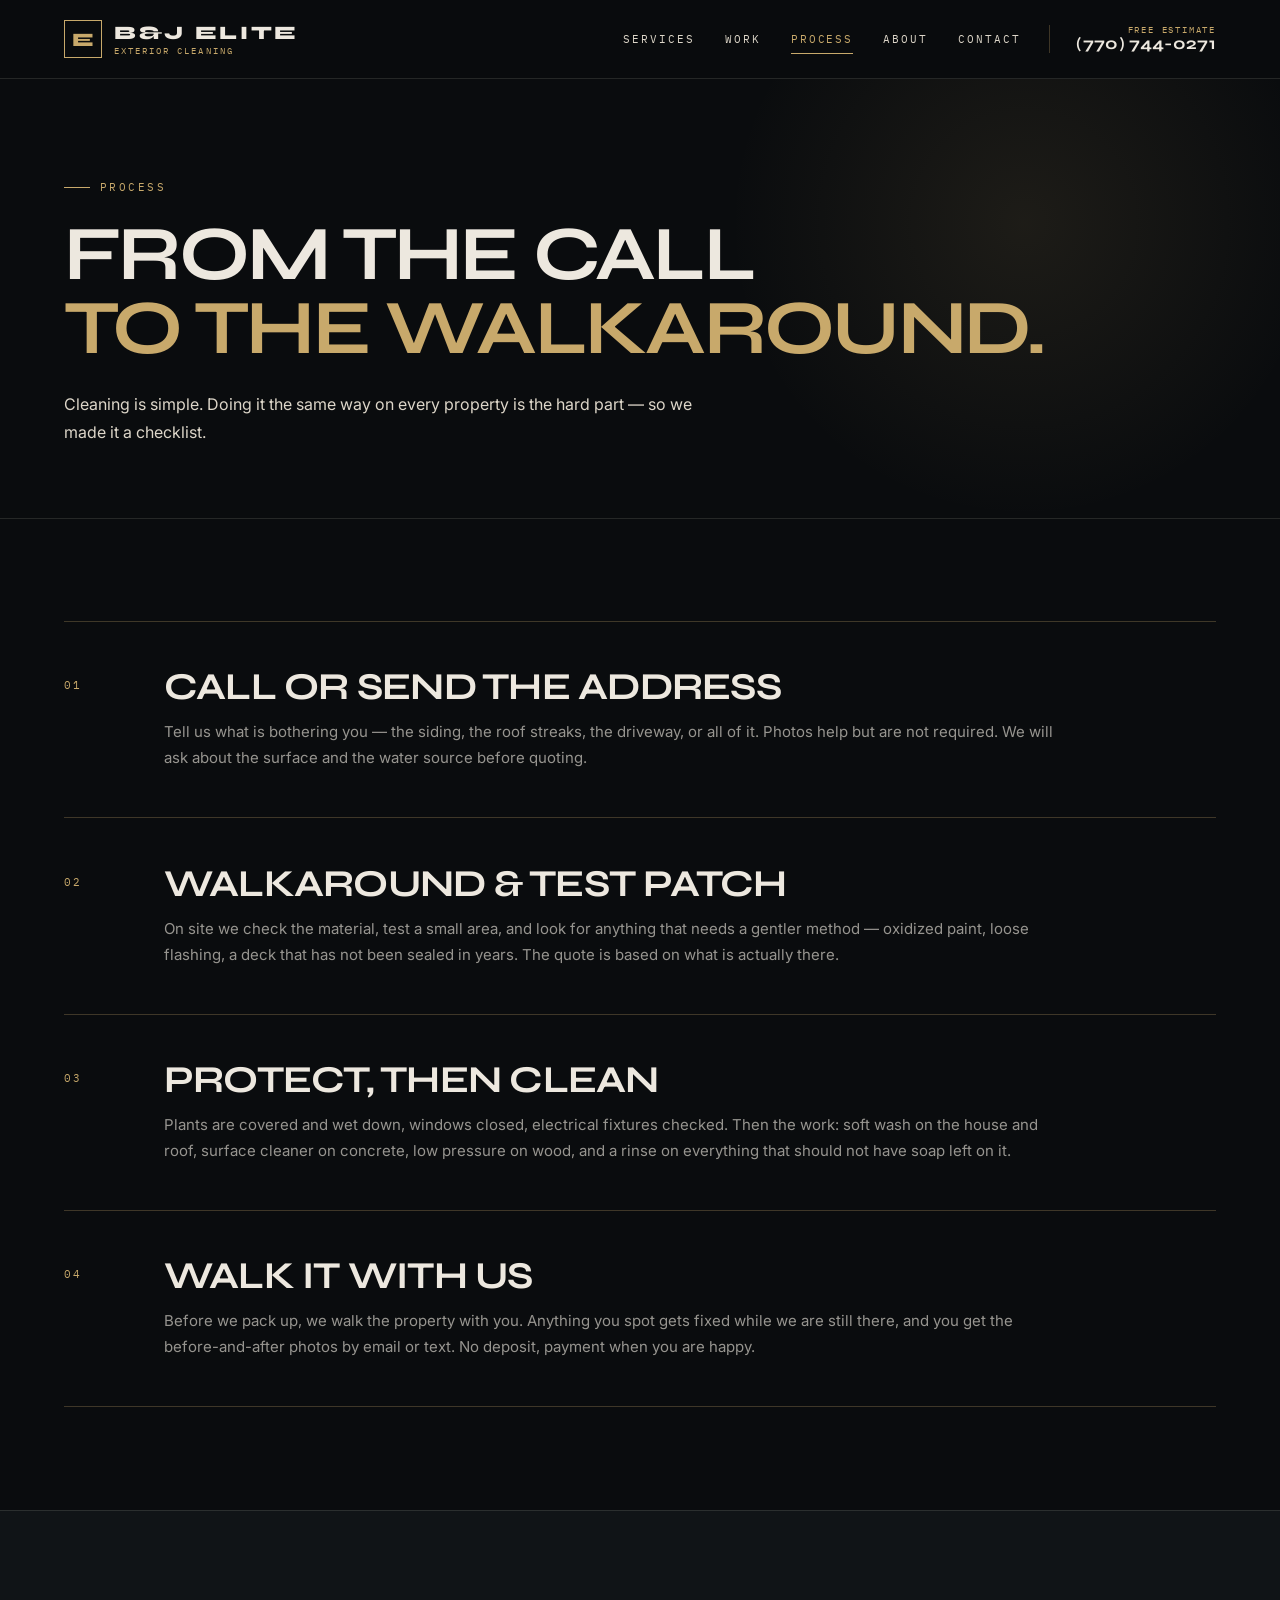
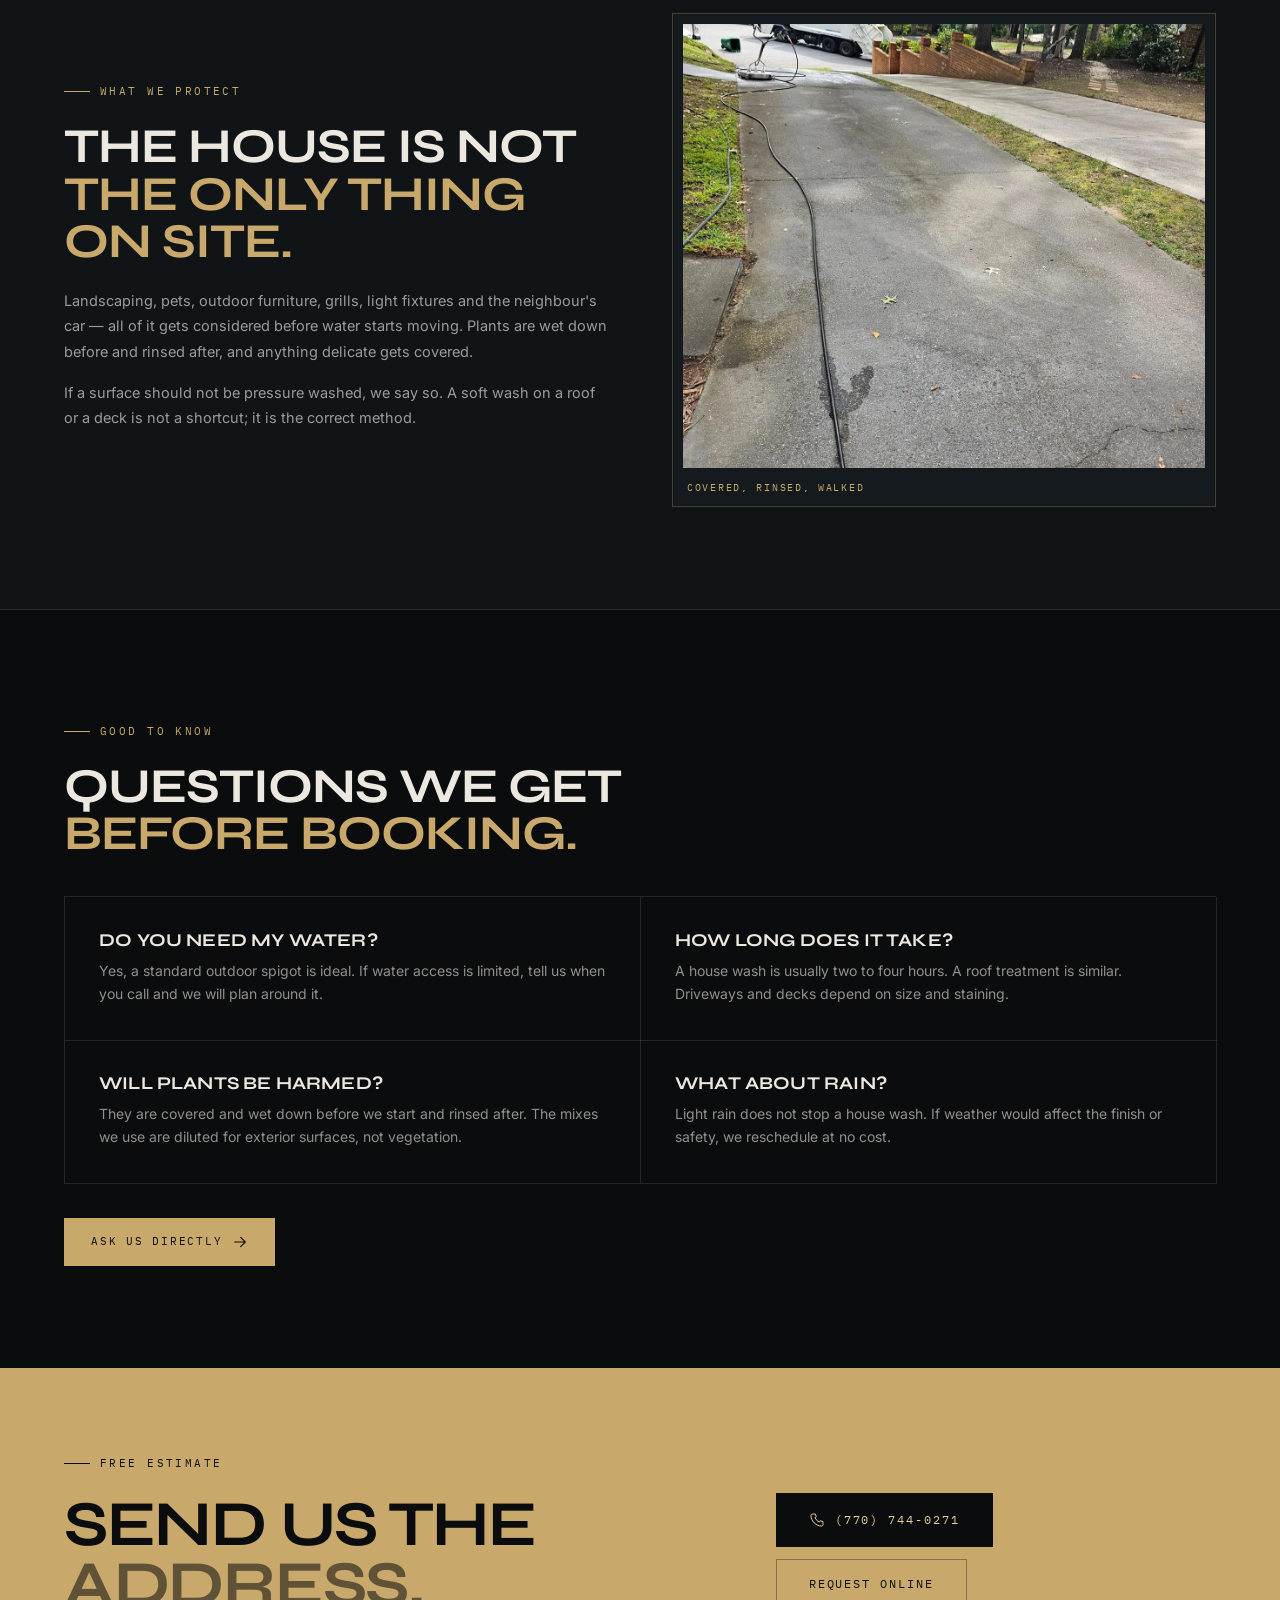
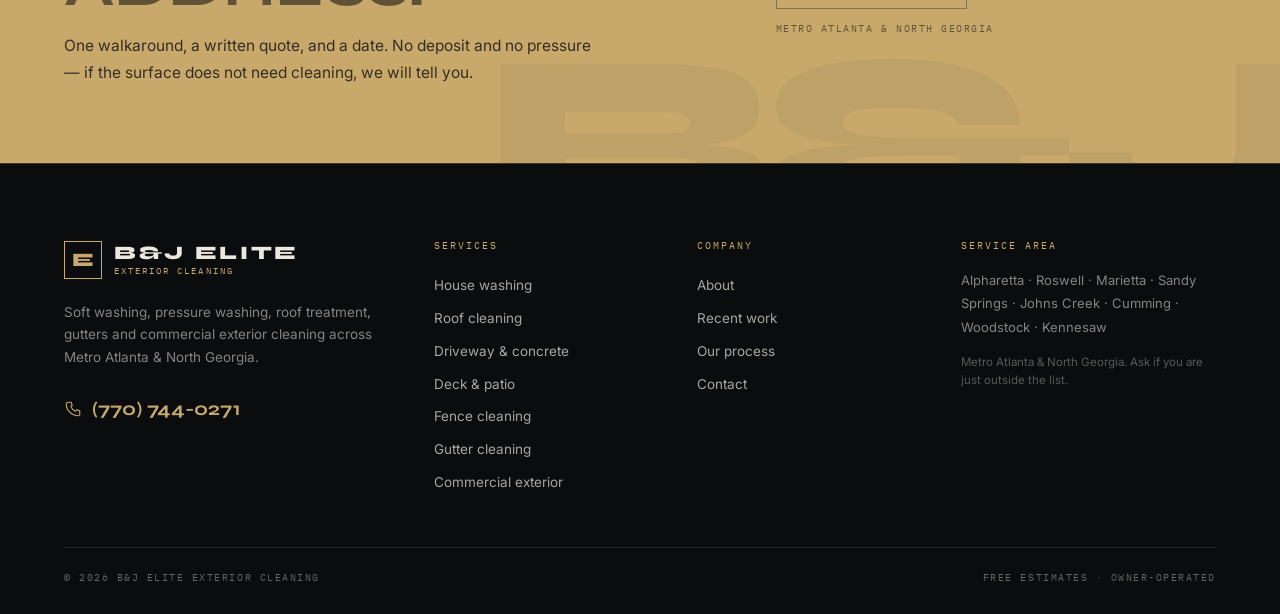
<file: process/index.html>
<!DOCTYPE html>
<html lang="en">
<head>
<meta charset="UTF-8">
<script>document.documentElement.classList.add('js');</script>

<meta name="viewport" content="width=device-width, initial-scale=1.0">
<title>Our Exterior Cleaning Process | B&amp;J Elite Exterior Cleaning</title>
<meta name="description" content="How B&amp;J Elite Exterior Cleaning works: walkaround and test patch, written quote, protection, the right method for each surface, and a final walkaround.">
<link rel="canonical" href="https://ari-builds.github.io/elite-exterior-cleaning-site/process/">
<meta property="og:type" content="website">
<meta property="og:title" content="Our Exterior Cleaning Process | B&amp;J Elite Exterior Cleaning">
<meta property="og:description" content="How B&amp;J Elite Exterior Cleaning works: walkaround and test patch, written quote, protection, the right method for each surface, and a final walkaround.">
<meta property="og:url" content="https://ari-builds.github.io/elite-exterior-cleaning-site/process/">
<meta property="og:image" content="https://ari-builds.github.io/elite-exterior-cleaning-site/assets/opt/work-08.webp">
<meta name="theme-color" content="#0A0C0E">
<link rel="icon" href="../assets/opt/work-11.webp" type="image/webp">
<link rel="preconnect" href="https://fonts.googleapis.com">
<link rel="preconnect" href="https://fonts.gstatic.com" crossorigin>
<link href="https://fonts.googleapis.com/css2?family=Syne:wght@400;500;600;700;800&family=Inter:wght@300;400;500;600;700&family=IBM+Plex+Mono:wght@400;500&display=swap" rel="stylesheet">
<link rel="stylesheet" href="../styles.css">
<script type="application/ld+json">{"@context":"https://schema.org","@graph":[{"@type":"HomeAndConstructionBusiness","@id":"https://ari-builds.github.io/elite-exterior-cleaning-site/#business","name":"B&J Elite Exterior Cleaning","description":"Soft washing, pressure washing, roof cleaning, driveway and deck cleaning, gutter cleaning and commercial exterior cleaning across Metro Atlanta and North Georgia.","url":"https://ari-builds.github.io/elite-exterior-cleaning-site/","image":"https://ari-builds.github.io/elite-exterior-cleaning-site/assets/opt/hero.webp","telephone":"+1-770-744-0271","areaServed":["Metro Atlanta","North Georgia","Alpharetta","Roswell","Marietta","Sandy Springs","Johns Creek","Cumming","Woodstock","Kennesaw"],"priceRange":"$$","founder":{"@type":"Person","name":"Justin Hall"}},{"@type":"BreadcrumbList","itemListElement":[{"@type":"ListItem","position":1,"name":"Home","item":"https://ari-builds.github.io/elite-exterior-cleaning-site/"},{"@type":"ListItem","position":2,"name":"Process","item":"https://ari-builds.github.io/elite-exterior-cleaning-site/process/"}]}]}</script>
</head>
<body>
<svg width="0" height="0" style="position:absolute" aria-hidden="true" focusable="false"><defs>
<symbol id="i-arrow" viewBox="0 0 24 24"><path d="M4 12h15M13 5l7 7-7 7" fill="none" stroke="currentColor" stroke-width="1.6" stroke-linecap="round" stroke-linejoin="round"/></symbol>
<symbol id="i-check" viewBox="0 0 24 24"><path d="M4 12.5l5 5L20 6.5" fill="none" stroke="currentColor" stroke-width="1.7" stroke-linecap="round" stroke-linejoin="round"/></symbol>
<symbol id="i-tel" viewBox="0 0 24 24"><path d="M6.5 3h3l1.5 4-2 1.5a12 12 0 006.5 6.5l1.5-2 4 1.5v3A2.5 2.5 0 0118.5 21C10.5 21 3 13.5 3 5.5A2.5 2.5 0 015.5 3z" fill="none" stroke="currentColor" stroke-width="1.5" stroke-linejoin="round"/></symbol>
<symbol id="i-pin" viewBox="0 0 24 24"><path d="M12 21s-6.5-6.2-6.5-11a6.5 6.5 0 0113 0c0 4.8-6.5 11-6.5 11z" fill="none" stroke="currentColor" stroke-width="1.5"/><circle cx="12" cy="10" r="2.2" fill="none" stroke="currentColor" stroke-width="1.5"/></symbol>
<symbol id="i-spray" viewBox="0 0 24 24"><path d="M9 8h6v13H9zM9 8V5h6v3M6 11H3M19 4l2-1M19 8h3M17 2v3" fill="none" stroke="currentColor" stroke-width="1.4" stroke-linecap="round" stroke-linejoin="round"/></symbol>
</defs></svg>
<a class="skip" href="#main">Skip to content</a>
<header class="hdr" id="top">
  <div class="shell hdr__in">
    <a class="logo" href="../" aria-label="B&amp;J Elite Exterior Cleaning, home">
  <span class="logo__mark" aria-hidden="true">E</span>
  <span class="logo__txt"><strong>B&amp;J Elite</strong><span class="mono">Exterior Cleaning</span></span>
</a>
    <nav class="nav" aria-label="Main">
      <a href="../services/">Services</a>
      <a href="../work/">Work</a>
      <a href="../process/" aria-current="page">Process</a>
      <a href="../about/">About</a>
      <a href="../contact/">Contact</a>
    </nav>
    <a class="tel" href="tel:+17707440271"><span class="mono">Free estimate</span><strong>(770) 744-0271</strong></a>
    <button class="burger" aria-label="Menu" aria-expanded="false" aria-controls="mnav"><span></span><span></span><span></span></button>
  </div>
  <div class="mnav" id="mnav" hidden>
    <a href="../services/">Services</a>
    <a href="../work/">Work</a>
    <a href="../process/">Process</a>
    <a href="../about/">About</a>
    <a href="../contact/">Contact</a>
    <a class="mnav__tel" href="tel:+17707440271">(770) 744-0271</a>
    <a class="btn btn--gold" href="../contact/">Request a free estimate</a>
  </div>
</header>
<main id="main">

<section class="phero phero--process">
  <div class="shell">
    <span class="label">Process</span>
    <h1>From the call<br><em>to the walkaround.</em></h1>
    <p>Cleaning is simple. Doing it the same way on every property is the hard part — so we made it a checklist.</p>
  </div>
</section>

<section class="sec">
  <div class="shell">
    <ol class="bigsteps">
      <li><span class="mono">01</span><div><h2>Call or send the address</h2><p>Tell us what is bothering you — the siding, the roof streaks, the driveway, or all of it. Photos help but are not required. We will ask about the surface and the water source before quoting.</p></div></li>
      <li><span class="mono">02</span><div><h2>Walkaround &amp; test patch</h2><p>On site we check the material, test a small area, and look for anything that needs a gentler method — oxidized paint, loose flashing, a deck that has not been sealed in years. The quote is based on what is actually there.</p></div></li>
      <li><span class="mono">03</span><div><h2>Protect, then clean</h2><p>Plants are covered and wet down, windows closed, electrical fixtures checked. Then the work: soft wash on the house and roof, surface cleaner on concrete, low pressure on wood, and a rinse on everything that should not have soap left on it.</p></div></li>
      <li><span class="mono">04</span><div><h2>Walk it with us</h2><p>Before we pack up, we walk the property with you. Anything you spot gets fixed while we are still there, and you get the before-and-after photos by email or text. No deposit, payment when you are happy.</p></div></li>
    </ol>
  </div>
</section>

<section class="sec sec--surface">
  <div class="shell two">
    <div>
      <span class="label">What we protect</span>
      <h2>The house is not<br><em>the only thing on site.</em></h2>
      <p>Landscaping, pets, outdoor furniture, grills, light fixtures and the neighbour's car — all of it gets considered before water starts moving. Plants are wet down before and rinsed after, and anything delicate gets covered.</p>
      <p>If a surface should not be pressure washed, we say so. A soft wash on a roof or a deck is not a shortcut; it is the correct method.</p>
    </div>
    <figure class="plate frame"><img src="../assets/opt/work-08.webp" alt="Protected landscaping during exterior cleaning" width="1200" height="1600" loading="lazy" decoding="async"><figcaption class="mono">Covered, rinsed, walked</figcaption></figure>
  </div>
</section>

<section class="sec">
  <div class="shell faqmini">
    <span class="label">Good to know</span>
    <h2>Questions we get<br><em>before booking.</em></h2>
    <div class="faqmini__grid">
      <div><h3>Do you need my water?</h3><p>Yes, a standard outdoor spigot is ideal. If water access is limited, tell us when you call and we will plan around it.</p></div>
      <div><h3>How long does it take?</h3><p>A house wash is usually two to four hours. A roof treatment is similar. Driveways and decks depend on size and staining.</p></div>
      <div><h3>Will plants be harmed?</h3><p>They are covered and wet down before we start and rinsed after. The mixes we use are diluted for exterior surfaces, not vegetation.</p></div>
      <div><h3>What about rain?</h3><p>Light rain does not stop a house wash. If weather would affect the finish or safety, we reschedule at no cost.</p></div>
    </div>
    <a class="btn btn--gold" href="../contact/">Ask us directly <svg class="ico" aria-hidden="true"><use href="#i-arrow"/></svg></a>
  </div>
</section>

<section class="band">
  <div class="shell band__in">
    <div>
      <span class="label">Free estimate</span>
      <h2>Send us the<br><em>address.</em></h2>
      <p>One walkaround, a written quote, and a date. No deposit and no pressure — if the surface does not need cleaning, we will tell you.</p>
    </div>
    <div class="band__acts">
      <a class="btn btn--gold btn--lg" href="tel:+17707440271"><svg class="ico" aria-hidden="true"><use href="#i-tel"/></svg>(770) 744-0271</a>
      <a class="btn btn--ghost btn--lg" href="../contact/">Request online</a>
      <span class="mono band__note">Metro Atlanta & North Georgia</span>
    </div>
  </div>
</section>

</main>
<footer class="foot">
  <div class="shell foot__top">
    <div class="foot__brand">
      <a class="logo" href="../" aria-label="B&amp;J Elite Exterior Cleaning, home">
  <span class="logo__mark" aria-hidden="true">E</span>
  <span class="logo__txt"><strong>B&amp;J Elite</strong><span class="mono">Exterior Cleaning</span></span>
</a>
      <p>Soft washing, pressure washing, roof treatment, gutters and commercial exterior cleaning across Metro Atlanta & North Georgia.</p>
      <a class="foot__tel" href="tel:+17707440271"><svg class="ico" aria-hidden="true"><use href="#i-tel"/></svg>(770) 744-0271</a>
    </div>
    <div class="foot__col">
      <h4 class="mono">Services</h4>
      <a href="../services/#house-washing">House washing</a>
      <a href="../services/#roof-cleaning">Roof cleaning</a>
      <a href="../services/#driveway-cleaning">Driveway & concrete</a>
      <a href="../services/#deck-and-patio">Deck & patio</a>
      <a href="../services/#fence-cleaning">Fence cleaning</a>
      <a href="../services/#gutter-cleaning">Gutter cleaning</a>
      <a href="../services/#commercial-cleaning">Commercial exterior</a>
    </div>
    <div class="foot__col">
      <h4 class="mono">Company</h4>
      <a href="../about/">About</a>
      <a href="../work/">Recent work</a>
      <a href="../process/">Our process</a>
      <a href="../contact/">Contact</a>
    </div>
    <div class="foot__col">
      <h4 class="mono">Service area</h4>
      <p class="foot__area">Alpharetta · Roswell · Marietta · Sandy Springs · Johns Creek · Cumming · Woodstock · Kennesaw</p>
      <p class="foot__fine">Metro Atlanta &amp; North Georgia. Ask if you are just outside the list.</p>
    </div>
  </div>
  <div class="shell foot__bottom">
    <span class="mono">© <span data-year>2026</span> B&amp;J Elite Exterior Cleaning</span>
    <span class="mono">Free estimates · Owner-operated</span>
  </div>
</footer>
<script src="../script.js" defer></script>
</body>
</html>
</file>
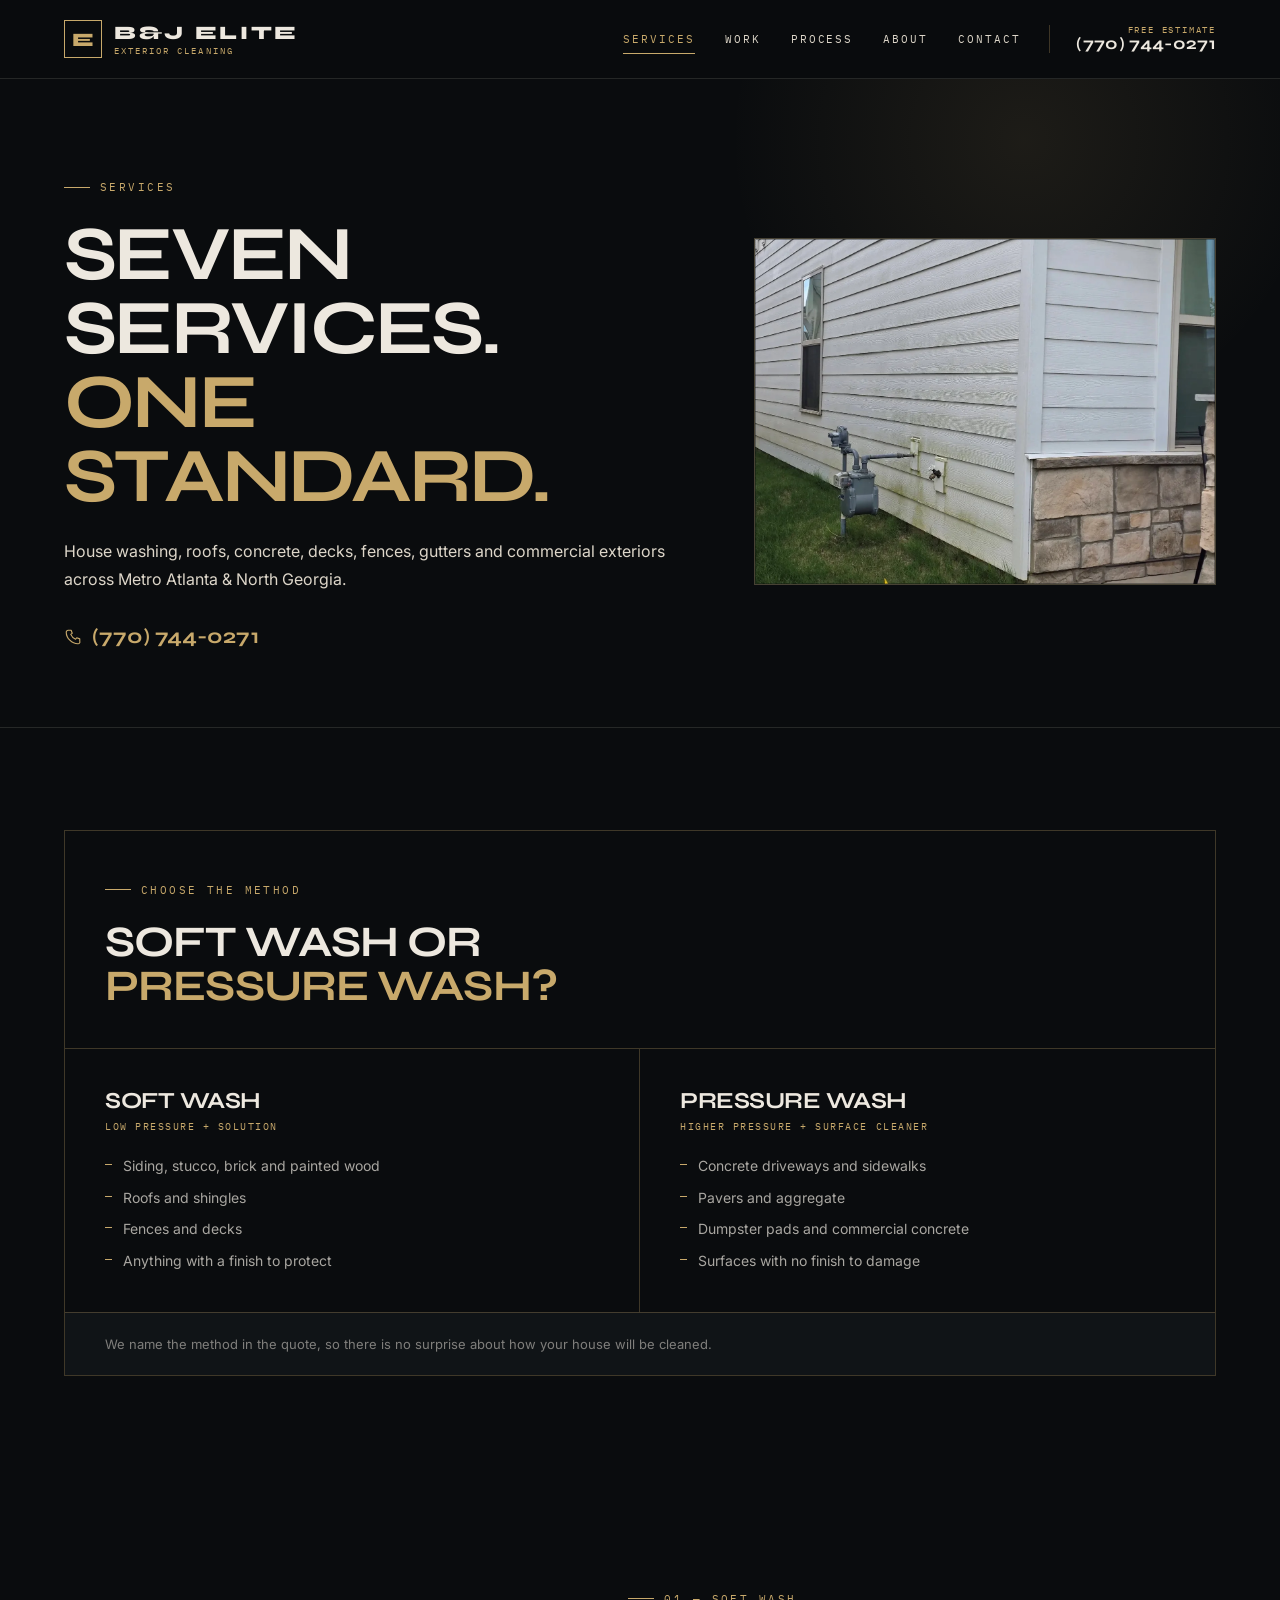
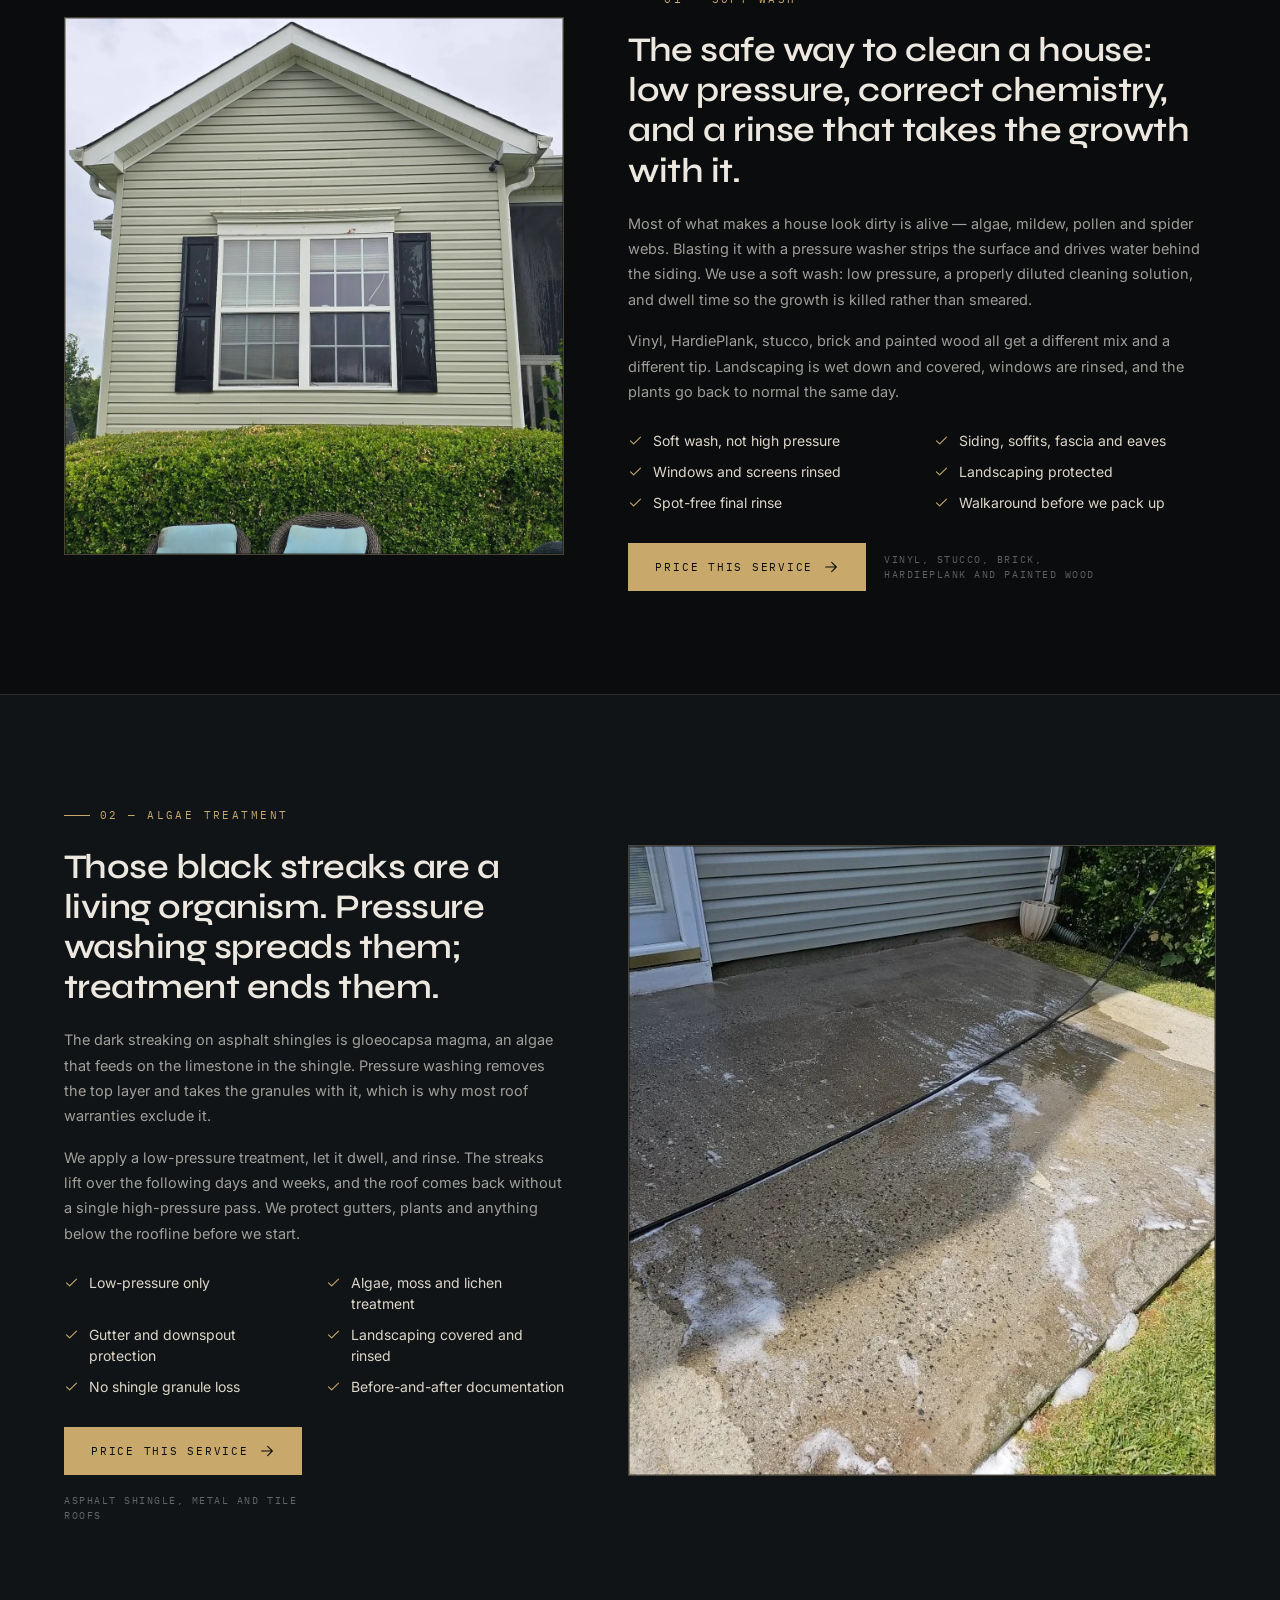
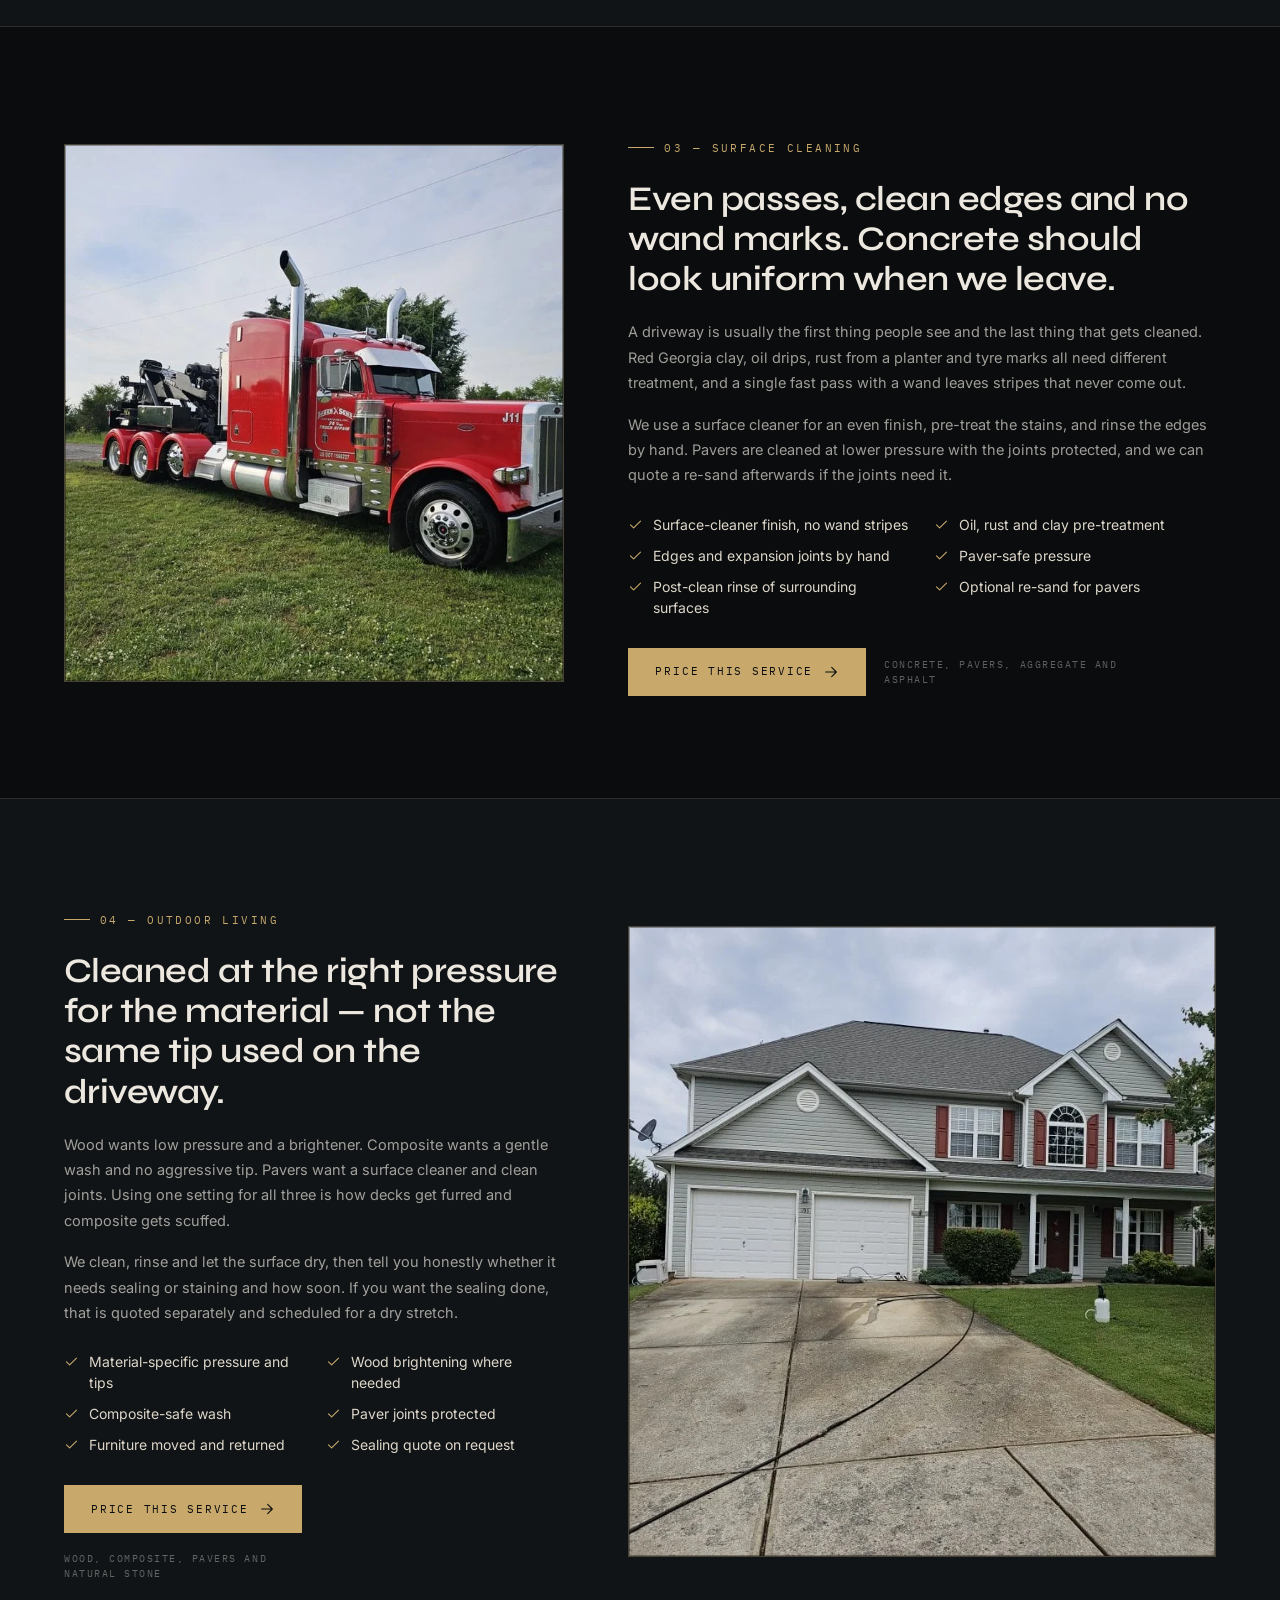
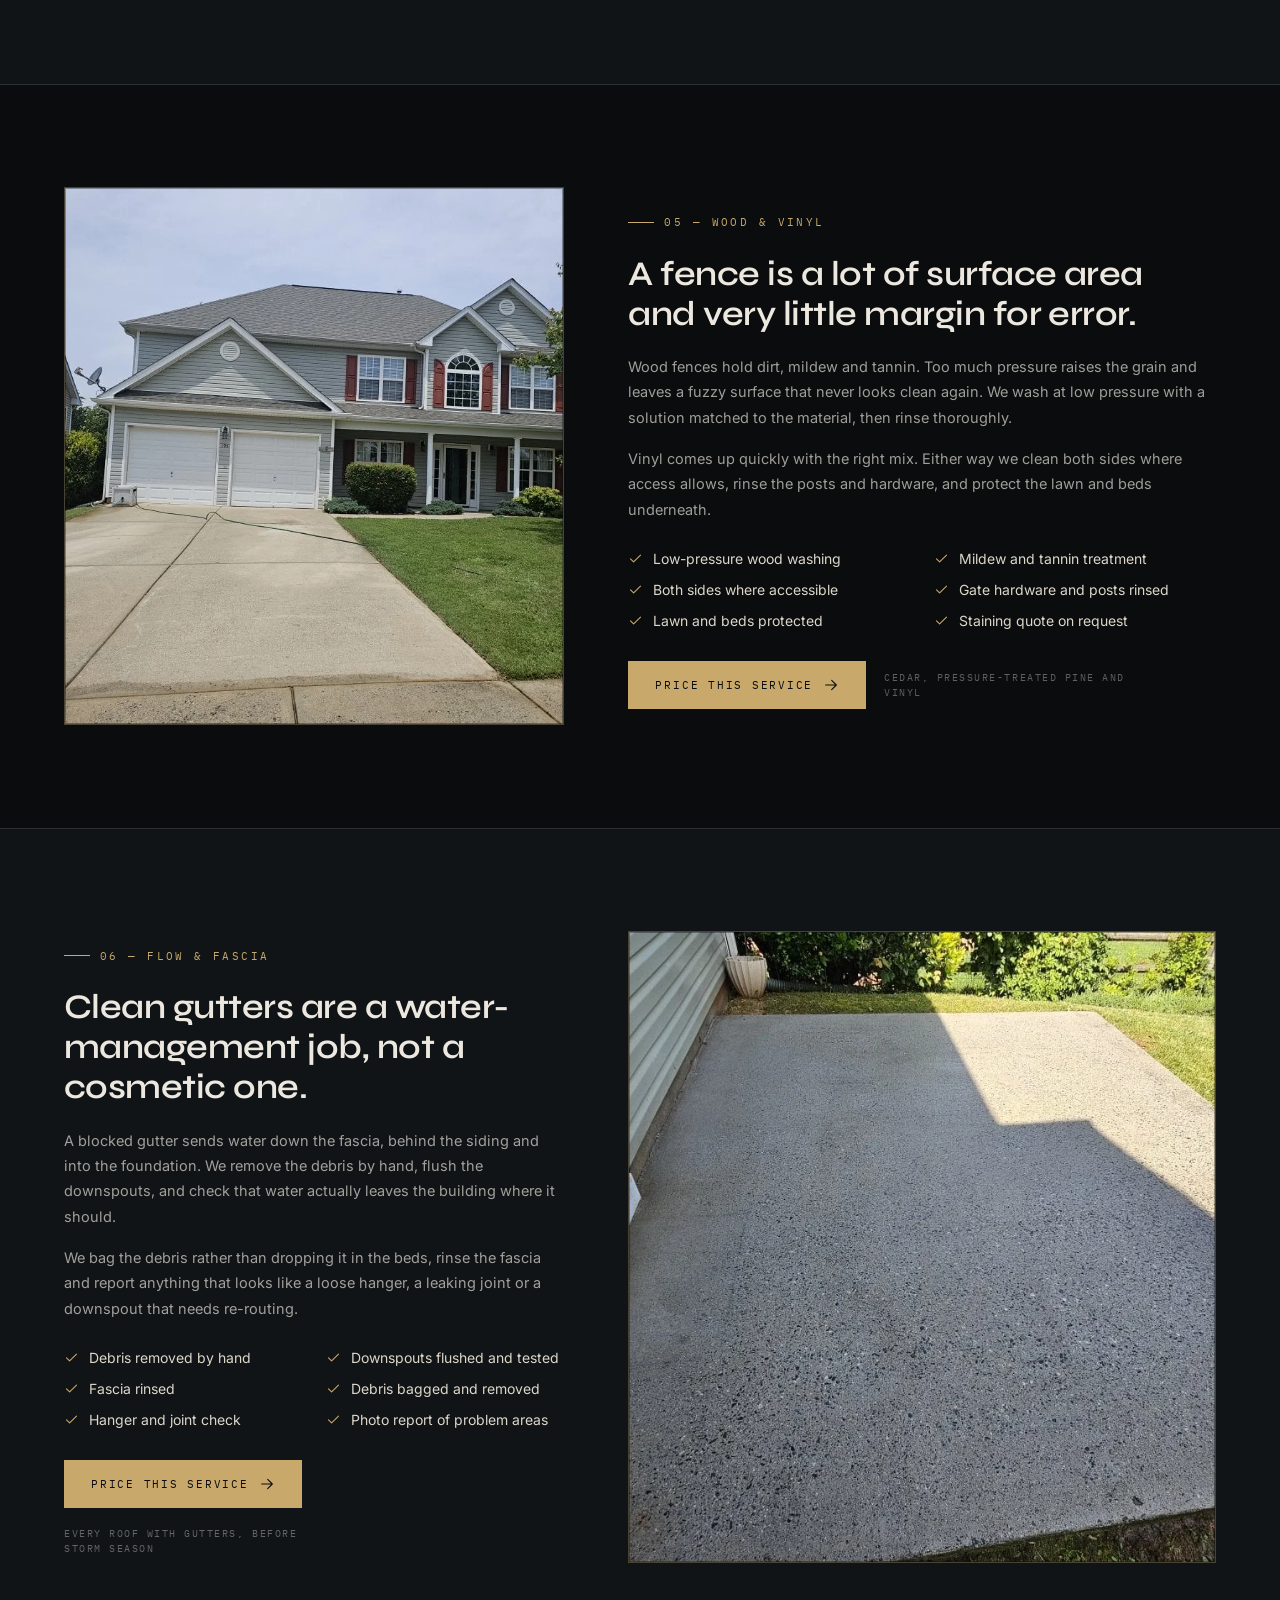
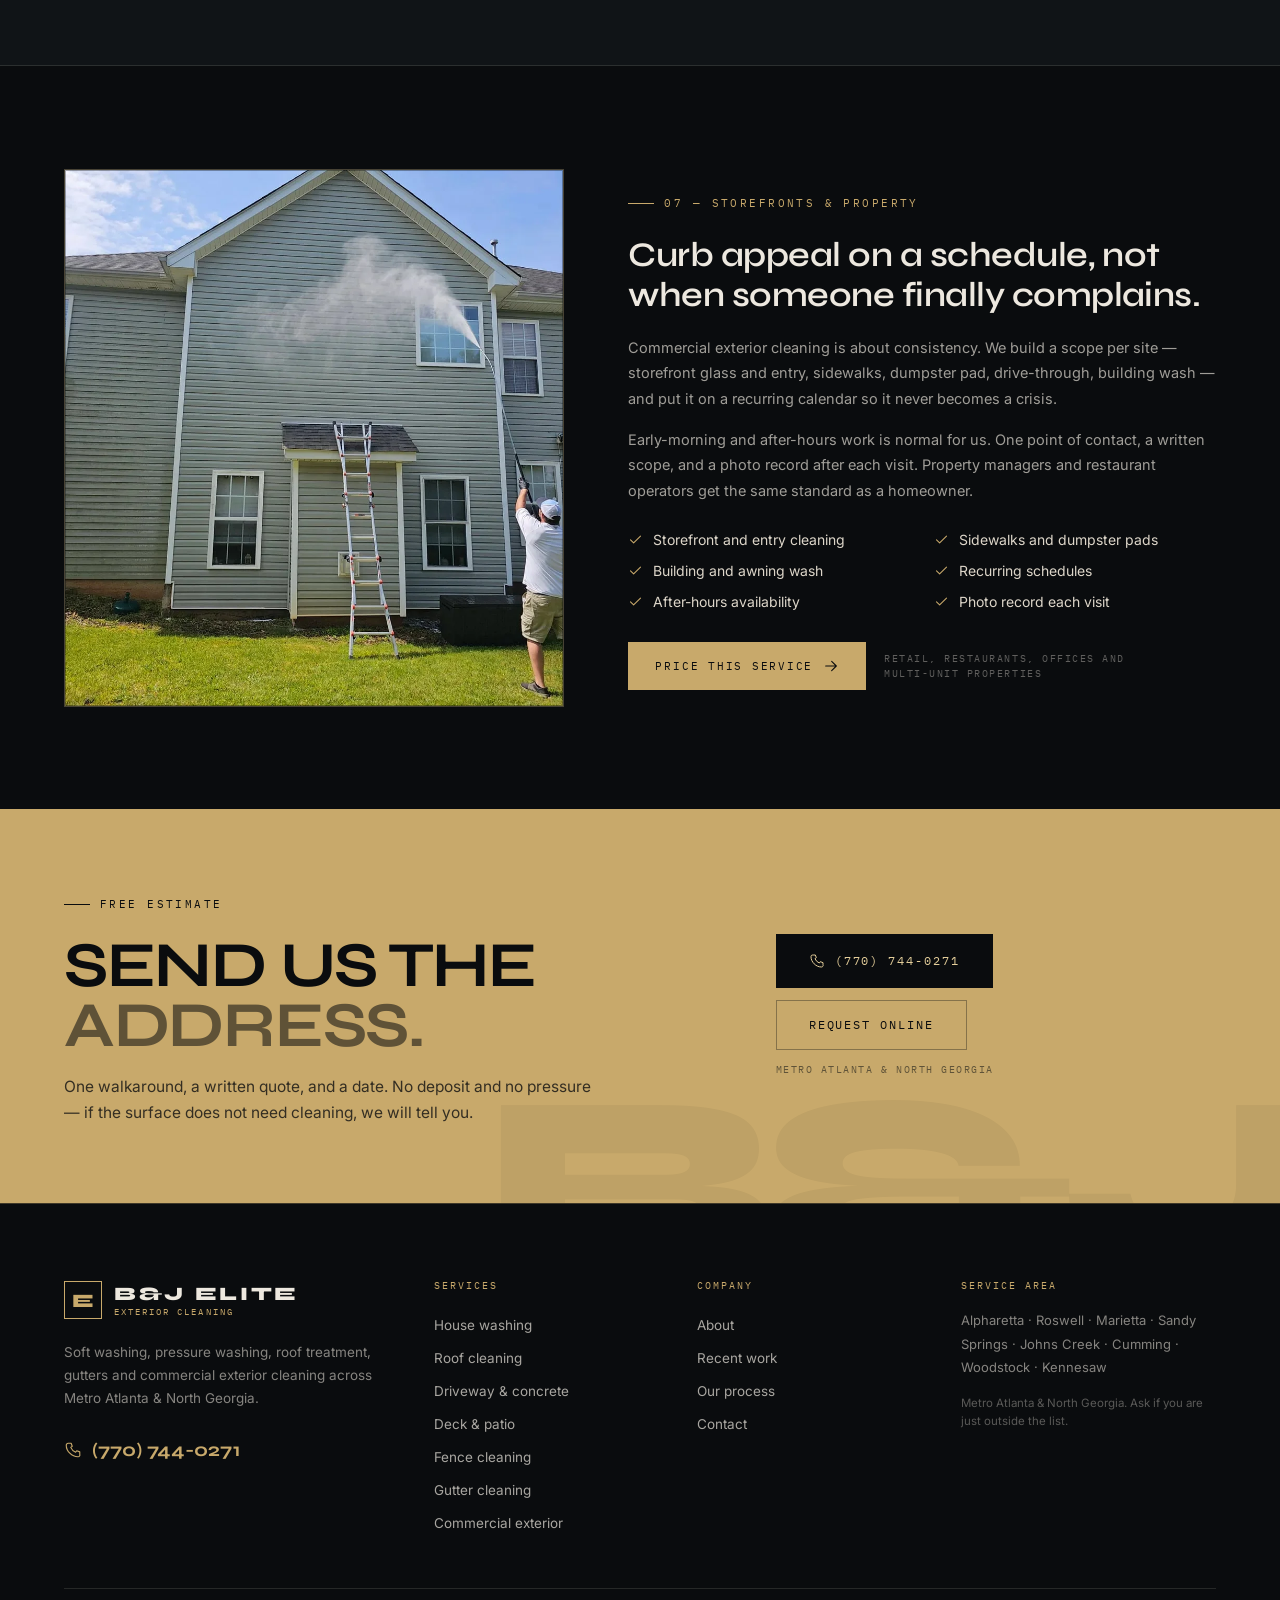
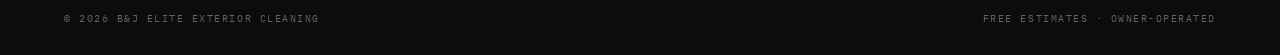
<file: services/index.html>
<!DOCTYPE html>
<html lang="en">
<head>
<meta charset="UTF-8">
<script>document.documentElement.classList.add('js');</script>

<meta name="viewport" content="width=device-width, initial-scale=1.0">
<title>Exterior Cleaning Services in Metro Atlanta | B&amp;J Elite Exterior Cleaning</title>
<meta name="description" content="House washing, roof cleaning, driveway and concrete, decks, patios, fences, gutters and commercial exterior cleaning across Metro Atlanta and North Georgia.">
<link rel="canonical" href="https://ari-builds.github.io/elite-exterior-cleaning-site/services/">
<meta property="og:type" content="website">
<meta property="og:title" content="Exterior Cleaning Services in Metro Atlanta | B&amp;J Elite Exterior Cleaning">
<meta property="og:description" content="House washing, roof cleaning, driveway and concrete, decks, patios, fences, gutters and commercial exterior cleaning across Metro Atlanta and North Georgia.">
<meta property="og:url" content="https://ari-builds.github.io/elite-exterior-cleaning-site/services/">
<meta property="og:image" content="https://ari-builds.github.io/elite-exterior-cleaning-site/assets/opt/work-04.webp">
<meta name="theme-color" content="#0A0C0E">
<link rel="icon" href="../assets/opt/work-11.webp" type="image/webp">
<link rel="preconnect" href="https://fonts.googleapis.com">
<link rel="preconnect" href="https://fonts.gstatic.com" crossorigin>
<link href="https://fonts.googleapis.com/css2?family=Syne:wght@400;500;600;700;800&family=Inter:wght@300;400;500;600;700&family=IBM+Plex+Mono:wght@400;500&display=swap" rel="stylesheet">
<link rel="stylesheet" href="../styles.css">
<script type="application/ld+json">{"@context":"https://schema.org","@graph":[{"@type":"HomeAndConstructionBusiness","@id":"https://ari-builds.github.io/elite-exterior-cleaning-site/#business","name":"B&J Elite Exterior Cleaning","description":"Soft washing, pressure washing, roof cleaning, driveway and deck cleaning, gutter cleaning and commercial exterior cleaning across Metro Atlanta and North Georgia.","url":"https://ari-builds.github.io/elite-exterior-cleaning-site/","image":"https://ari-builds.github.io/elite-exterior-cleaning-site/assets/opt/hero.webp","telephone":"+1-770-744-0271","areaServed":["Metro Atlanta","North Georgia","Alpharetta","Roswell","Marietta","Sandy Springs","Johns Creek","Cumming","Woodstock","Kennesaw"],"priceRange":"$$","founder":{"@type":"Person","name":"Justin Hall"}},{"@type":"BreadcrumbList","itemListElement":[{"@type":"ListItem","position":1,"name":"Home","item":"https://ari-builds.github.io/elite-exterior-cleaning-site/"},{"@type":"ListItem","position":2,"name":"Services","item":"https://ari-builds.github.io/elite-exterior-cleaning-site/services/"}]},{"@type":"ItemList","itemListElement":[{"@type":"ListItem","position":1,"name":"House washing","url":"https://ari-builds.github.io/elite-exterior-cleaning-site/services/#house-washing"},{"@type":"ListItem","position":2,"name":"Roof cleaning","url":"https://ari-builds.github.io/elite-exterior-cleaning-site/services/#roof-cleaning"},{"@type":"ListItem","position":3,"name":"Driveway & concrete","url":"https://ari-builds.github.io/elite-exterior-cleaning-site/services/#driveway-cleaning"},{"@type":"ListItem","position":4,"name":"Deck & patio","url":"https://ari-builds.github.io/elite-exterior-cleaning-site/services/#deck-and-patio"},{"@type":"ListItem","position":5,"name":"Fence cleaning","url":"https://ari-builds.github.io/elite-exterior-cleaning-site/services/#fence-cleaning"},{"@type":"ListItem","position":6,"name":"Gutter cleaning","url":"https://ari-builds.github.io/elite-exterior-cleaning-site/services/#gutter-cleaning"},{"@type":"ListItem","position":7,"name":"Commercial exterior","url":"https://ari-builds.github.io/elite-exterior-cleaning-site/services/#commercial-cleaning"}]}]}</script>
</head>
<body>
<svg width="0" height="0" style="position:absolute" aria-hidden="true" focusable="false"><defs>
<symbol id="i-arrow" viewBox="0 0 24 24"><path d="M4 12h15M13 5l7 7-7 7" fill="none" stroke="currentColor" stroke-width="1.6" stroke-linecap="round" stroke-linejoin="round"/></symbol>
<symbol id="i-check" viewBox="0 0 24 24"><path d="M4 12.5l5 5L20 6.5" fill="none" stroke="currentColor" stroke-width="1.7" stroke-linecap="round" stroke-linejoin="round"/></symbol>
<symbol id="i-tel" viewBox="0 0 24 24"><path d="M6.5 3h3l1.5 4-2 1.5a12 12 0 006.5 6.5l1.5-2 4 1.5v3A2.5 2.5 0 0118.5 21C10.5 21 3 13.5 3 5.5A2.5 2.5 0 015.5 3z" fill="none" stroke="currentColor" stroke-width="1.5" stroke-linejoin="round"/></symbol>
<symbol id="i-pin" viewBox="0 0 24 24"><path d="M12 21s-6.5-6.2-6.5-11a6.5 6.5 0 0113 0c0 4.8-6.5 11-6.5 11z" fill="none" stroke="currentColor" stroke-width="1.5"/><circle cx="12" cy="10" r="2.2" fill="none" stroke="currentColor" stroke-width="1.5"/></symbol>
<symbol id="i-spray" viewBox="0 0 24 24"><path d="M9 8h6v13H9zM9 8V5h6v3M6 11H3M19 4l2-1M19 8h3M17 2v3" fill="none" stroke="currentColor" stroke-width="1.4" stroke-linecap="round" stroke-linejoin="round"/></symbol>
</defs></svg>
<a class="skip" href="#main">Skip to content</a>
<header class="hdr" id="top">
  <div class="shell hdr__in">
    <a class="logo" href="../" aria-label="B&amp;J Elite Exterior Cleaning, home">
  <span class="logo__mark" aria-hidden="true">E</span>
  <span class="logo__txt"><strong>B&amp;J Elite</strong><span class="mono">Exterior Cleaning</span></span>
</a>
    <nav class="nav" aria-label="Main">
      <a href="../services/" aria-current="page">Services</a>
      <a href="../work/">Work</a>
      <a href="../process/">Process</a>
      <a href="../about/">About</a>
      <a href="../contact/">Contact</a>
    </nav>
    <a class="tel" href="tel:+17707440271"><span class="mono">Free estimate</span><strong>(770) 744-0271</strong></a>
    <button class="burger" aria-label="Menu" aria-expanded="false" aria-controls="mnav"><span></span><span></span><span></span></button>
  </div>
  <div class="mnav" id="mnav" hidden>
    <a href="../services/">Services</a>
    <a href="../work/">Work</a>
    <a href="../process/">Process</a>
    <a href="../about/">About</a>
    <a href="../contact/">Contact</a>
    <a class="mnav__tel" href="tel:+17707440271">(770) 744-0271</a>
    <a class="btn btn--gold" href="../contact/">Request a free estimate</a>
  </div>
</header>
<main id="main">

<section class="phero">
  <div class="shell phero__grid">
    <div>
      <span class="label">Services</span>
      <h1>Seven services.<br><em>One standard.</em></h1>
      <p>House washing, roofs, concrete, decks, fences, gutters and commercial exteriors across Metro Atlanta & North Georgia.</p>
      <a class="phero__tel" href="tel:+17707440271"><svg class="ico" aria-hidden="true"><use href="#i-tel"/></svg>(770) 744-0271</a>
    </div>
    <figure class="plate plate--sm"><img src="../assets/opt/work-04.webp" alt="House washing in Metro Atlanta" width="1366" height="1025" decoding="async"></figure>
  </div>
</section>

<section class="sec">
  <div class="shell">
    <div class="cmp">
      <div class="cmp__head">
        <span class="label">Choose the method</span>
        <h2>Soft wash or<br><em>pressure wash?</em></h2>
      </div>
      <div class="cmp__grid">
        <div class="cmp__col">
          <h3>Soft wash</h3>
          <p class="mono">Low pressure + solution</p>
          <ul>
            <li>Siding, stucco, brick and painted wood</li>
            <li>Roofs and shingles</li>
            <li>Fences and decks</li>
            <li>Anything with a finish to protect</li>
          </ul>
        </div>
        <div class="cmp__col">
          <h3>Pressure wash</h3>
          <p class="mono">Higher pressure + surface cleaner</p>
          <ul>
            <li>Concrete driveways and sidewalks</li>
            <li>Pavers and aggregate</li>
            <li>Dumpster pads and commercial concrete</li>
            <li>Surfaces with no finish to damage</li>
          </ul>
        </div>
      </div>
      <p class="cmp__note">We name the method in the quote, so there is no surprise about how your house will be cleaned.</p>
    </div>
  </div>
</section>

<section class="sec  svcsec" id="house-washing">
  <div class="shell svcsec__grid">
    <div class="svcsec__media">
      <figure class="plate"><img src="../assets/opt/work-01.webp" alt="House washing on a North Georgia home" width="1200" height="1600" loading="lazy" decoding="async"></figure>
    </div>
    <div class="svcsec__body">
      <span class="label">01 — Soft wash</span>
      <h2>The safe way to clean a house: low pressure, correct chemistry, and a rinse that takes the growth with it.</h2>
      <p>Most of what makes a house look dirty is alive — algae, mildew, pollen and spider webs. Blasting it with a pressure washer strips the surface and drives water behind the siding. We use a soft wash: low pressure, a properly diluted cleaning solution, and dwell time so the growth is killed rather than smeared.</p>
      <p>Vinyl, HardiePlank, stucco, brick and painted wood all get a different mix and a different tip. Landscaping is wet down and covered, windows are rinsed, and the plants go back to normal the same day.</p>
      <ul class="ticks ticks--two"><li><svg class="ico" aria-hidden="true"><use href="#i-check"/></svg>Soft wash, not high pressure</li><li><svg class="ico" aria-hidden="true"><use href="#i-check"/></svg>Siding, soffits, fascia and eaves</li><li><svg class="ico" aria-hidden="true"><use href="#i-check"/></svg>Windows and screens rinsed</li><li><svg class="ico" aria-hidden="true"><use href="#i-check"/></svg>Landscaping protected</li><li><svg class="ico" aria-hidden="true"><use href="#i-check"/></svg>Spot-free final rinse</li><li><svg class="ico" aria-hidden="true"><use href="#i-check"/></svg>Walkaround before we pack up</li></ul>
      <div class="svcsec__foot">
        <a class="btn btn--gold" href="../contact/">Price this service <svg class="ico" aria-hidden="true"><use href="#i-arrow"/></svg></a>
        <span class="mono">Vinyl, stucco, brick, HardiePlank and painted wood</span>
      </div>
    </div>
  </div>
</section>
<section class="sec sec--surface svcsec" id="roof-cleaning">
  <div class="shell svcsec__grid">
    <div class="svcsec__media">
      <figure class="plate"><img src="../assets/opt/work-05.webp" alt="Roof cleaning on an Atlanta-area home" width="1000" height="750" loading="lazy" decoding="async"></figure>
    </div>
    <div class="svcsec__body">
      <span class="label">02 — Algae treatment</span>
      <h2>Those black streaks are a living organism. Pressure washing spreads them; treatment ends them.</h2>
      <p>The dark streaking on asphalt shingles is gloeocapsa magma, an algae that feeds on the limestone in the shingle. Pressure washing removes the top layer and takes the granules with it, which is why most roof warranties exclude it.</p>
      <p>We apply a low-pressure treatment, let it dwell, and rinse. The streaks lift over the following days and weeks, and the roof comes back without a single high-pressure pass. We protect gutters, plants and anything below the roofline before we start.</p>
      <ul class="ticks ticks--two"><li><svg class="ico" aria-hidden="true"><use href="#i-check"/></svg>Low-pressure only</li><li><svg class="ico" aria-hidden="true"><use href="#i-check"/></svg>Algae, moss and lichen treatment</li><li><svg class="ico" aria-hidden="true"><use href="#i-check"/></svg>Gutter and downspout protection</li><li><svg class="ico" aria-hidden="true"><use href="#i-check"/></svg>Landscaping covered and rinsed</li><li><svg class="ico" aria-hidden="true"><use href="#i-check"/></svg>No shingle granule loss</li><li><svg class="ico" aria-hidden="true"><use href="#i-check"/></svg>Before-and-after documentation</li></ul>
      <div class="svcsec__foot">
        <a class="btn btn--gold" href="../contact/">Price this service <svg class="ico" aria-hidden="true"><use href="#i-arrow"/></svg></a>
        <span class="mono">Asphalt shingle, metal and tile roofs</span>
      </div>
    </div>
  </div>
</section>
<section class="sec  svcsec" id="driveway-cleaning">
  <div class="shell svcsec__grid">
    <div class="svcsec__media">
      <figure class="plate"><img src="../assets/opt/work-03.webp" alt="Driveway cleaning in Metro Atlanta" width="1000" height="750" loading="lazy" decoding="async"></figure>
    </div>
    <div class="svcsec__body">
      <span class="label">03 — Surface cleaning</span>
      <h2>Even passes, clean edges and no wand marks. Concrete should look uniform when we leave.</h2>
      <p>A driveway is usually the first thing people see and the last thing that gets cleaned. Red Georgia clay, oil drips, rust from a planter and tyre marks all need different treatment, and a single fast pass with a wand leaves stripes that never come out.</p>
      <p>We use a surface cleaner for an even finish, pre-treat the stains, and rinse the edges by hand. Pavers are cleaned at lower pressure with the joints protected, and we can quote a re-sand afterwards if the joints need it.</p>
      <ul class="ticks ticks--two"><li><svg class="ico" aria-hidden="true"><use href="#i-check"/></svg>Surface-cleaner finish, no wand stripes</li><li><svg class="ico" aria-hidden="true"><use href="#i-check"/></svg>Oil, rust and clay pre-treatment</li><li><svg class="ico" aria-hidden="true"><use href="#i-check"/></svg>Edges and expansion joints by hand</li><li><svg class="ico" aria-hidden="true"><use href="#i-check"/></svg>Paver-safe pressure</li><li><svg class="ico" aria-hidden="true"><use href="#i-check"/></svg>Post-clean rinse of surrounding surfaces</li><li><svg class="ico" aria-hidden="true"><use href="#i-check"/></svg>Optional re-sand for pavers</li></ul>
      <div class="svcsec__foot">
        <a class="btn btn--gold" href="../contact/">Price this service <svg class="ico" aria-hidden="true"><use href="#i-arrow"/></svg></a>
        <span class="mono">Concrete, pavers, aggregate and asphalt</span>
      </div>
    </div>
  </div>
</section>
<section class="sec sec--surface svcsec" id="deck-and-patio">
  <div class="shell svcsec__grid">
    <div class="svcsec__media">
      <figure class="plate"><img src="../assets/opt/work-06.webp" alt="Deck and patio cleaning" width="1000" height="750" loading="lazy" decoding="async"></figure>
    </div>
    <div class="svcsec__body">
      <span class="label">04 — Outdoor living</span>
      <h2>Cleaned at the right pressure for the material — not the same tip used on the driveway.</h2>
      <p>Wood wants low pressure and a brightener. Composite wants a gentle wash and no aggressive tip. Pavers want a surface cleaner and clean joints. Using one setting for all three is how decks get furred and composite gets scuffed.</p>
      <p>We clean, rinse and let the surface dry, then tell you honestly whether it needs sealing or staining and how soon. If you want the sealing done, that is quoted separately and scheduled for a dry stretch.</p>
      <ul class="ticks ticks--two"><li><svg class="ico" aria-hidden="true"><use href="#i-check"/></svg>Material-specific pressure and tips</li><li><svg class="ico" aria-hidden="true"><use href="#i-check"/></svg>Wood brightening where needed</li><li><svg class="ico" aria-hidden="true"><use href="#i-check"/></svg>Composite-safe wash</li><li><svg class="ico" aria-hidden="true"><use href="#i-check"/></svg>Paver joints protected</li><li><svg class="ico" aria-hidden="true"><use href="#i-check"/></svg>Furniture moved and returned</li><li><svg class="ico" aria-hidden="true"><use href="#i-check"/></svg>Sealing quote on request</li></ul>
      <div class="svcsec__foot">
        <a class="btn btn--gold" href="../contact/">Price this service <svg class="ico" aria-hidden="true"><use href="#i-arrow"/></svg></a>
        <span class="mono">Wood, composite, pavers and natural stone</span>
      </div>
    </div>
  </div>
</section>
<section class="sec  svcsec" id="fence-cleaning">
  <div class="shell svcsec__grid">
    <div class="svcsec__media">
      <figure class="plate"><img src="../assets/opt/work-07.webp" alt="Fence cleaning in North Georgia" width="1000" height="750" loading="lazy" decoding="async"></figure>
    </div>
    <div class="svcsec__body">
      <span class="label">05 — Wood & vinyl</span>
      <h2>A fence is a lot of surface area and very little margin for error.</h2>
      <p>Wood fences hold dirt, mildew and tannin. Too much pressure raises the grain and leaves a fuzzy surface that never looks clean again. We wash at low pressure with a solution matched to the material, then rinse thoroughly.</p>
      <p>Vinyl comes up quickly with the right mix. Either way we clean both sides where access allows, rinse the posts and hardware, and protect the lawn and beds underneath.</p>
      <ul class="ticks ticks--two"><li><svg class="ico" aria-hidden="true"><use href="#i-check"/></svg>Low-pressure wood washing</li><li><svg class="ico" aria-hidden="true"><use href="#i-check"/></svg>Mildew and tannin treatment</li><li><svg class="ico" aria-hidden="true"><use href="#i-check"/></svg>Both sides where accessible</li><li><svg class="ico" aria-hidden="true"><use href="#i-check"/></svg>Gate hardware and posts rinsed</li><li><svg class="ico" aria-hidden="true"><use href="#i-check"/></svg>Lawn and beds protected</li><li><svg class="ico" aria-hidden="true"><use href="#i-check"/></svg>Staining quote on request</li></ul>
      <div class="svcsec__foot">
        <a class="btn btn--gold" href="../contact/">Price this service <svg class="ico" aria-hidden="true"><use href="#i-arrow"/></svg></a>
        <span class="mono">Cedar, pressure-treated pine and vinyl</span>
      </div>
    </div>
  </div>
</section>
<section class="sec sec--surface svcsec" id="gutter-cleaning">
  <div class="shell svcsec__grid">
    <div class="svcsec__media">
      <figure class="plate"><img src="../assets/opt/work-10.webp" alt="Gutter cleaning on a Metro Atlanta property" width="1000" height="750" loading="lazy" decoding="async"></figure>
    </div>
    <div class="svcsec__body">
      <span class="label">06 — Flow & fascia</span>
      <h2>Clean gutters are a water-management job, not a cosmetic one.</h2>
      <p>A blocked gutter sends water down the fascia, behind the siding and into the foundation. We remove the debris by hand, flush the downspouts, and check that water actually leaves the building where it should.</p>
      <p>We bag the debris rather than dropping it in the beds, rinse the fascia and report anything that looks like a loose hanger, a leaking joint or a downspout that needs re-routing.</p>
      <ul class="ticks ticks--two"><li><svg class="ico" aria-hidden="true"><use href="#i-check"/></svg>Debris removed by hand</li><li><svg class="ico" aria-hidden="true"><use href="#i-check"/></svg>Downspouts flushed and tested</li><li><svg class="ico" aria-hidden="true"><use href="#i-check"/></svg>Fascia rinsed</li><li><svg class="ico" aria-hidden="true"><use href="#i-check"/></svg>Debris bagged and removed</li><li><svg class="ico" aria-hidden="true"><use href="#i-check"/></svg>Hanger and joint check</li><li><svg class="ico" aria-hidden="true"><use href="#i-check"/></svg>Photo report of problem areas</li></ul>
      <div class="svcsec__foot">
        <a class="btn btn--gold" href="../contact/">Price this service <svg class="ico" aria-hidden="true"><use href="#i-arrow"/></svg></a>
        <span class="mono">Every roof with gutters, before storm season</span>
      </div>
    </div>
  </div>
</section>
<section class="sec  svcsec" id="commercial-cleaning">
  <div class="shell svcsec__grid">
    <div class="svcsec__media">
      <figure class="plate"><img src="../assets/opt/work-11.webp" alt="Commercial exterior cleaning project" width="1366" height="1025" loading="lazy" decoding="async"></figure>
    </div>
    <div class="svcsec__body">
      <span class="label">07 — Storefronts & property</span>
      <h2>Curb appeal on a schedule, not when someone finally complains.</h2>
      <p>Commercial exterior cleaning is about consistency. We build a scope per site — storefront glass and entry, sidewalks, dumpster pad, drive-through, building wash — and put it on a recurring calendar so it never becomes a crisis.</p>
      <p>Early-morning and after-hours work is normal for us. One point of contact, a written scope, and a photo record after each visit. Property managers and restaurant operators get the same standard as a homeowner.</p>
      <ul class="ticks ticks--two"><li><svg class="ico" aria-hidden="true"><use href="#i-check"/></svg>Storefront and entry cleaning</li><li><svg class="ico" aria-hidden="true"><use href="#i-check"/></svg>Sidewalks and dumpster pads</li><li><svg class="ico" aria-hidden="true"><use href="#i-check"/></svg>Building and awning wash</li><li><svg class="ico" aria-hidden="true"><use href="#i-check"/></svg>Recurring schedules</li><li><svg class="ico" aria-hidden="true"><use href="#i-check"/></svg>After-hours availability</li><li><svg class="ico" aria-hidden="true"><use href="#i-check"/></svg>Photo record each visit</li></ul>
      <div class="svcsec__foot">
        <a class="btn btn--gold" href="../contact/">Price this service <svg class="ico" aria-hidden="true"><use href="#i-arrow"/></svg></a>
        <span class="mono">Retail, restaurants, offices and multi-unit properties</span>
      </div>
    </div>
  </div>
</section>

<section class="band">
  <div class="shell band__in">
    <div>
      <span class="label">Free estimate</span>
      <h2>Send us the<br><em>address.</em></h2>
      <p>One walkaround, a written quote, and a date. No deposit and no pressure — if the surface does not need cleaning, we will tell you.</p>
    </div>
    <div class="band__acts">
      <a class="btn btn--gold btn--lg" href="tel:+17707440271"><svg class="ico" aria-hidden="true"><use href="#i-tel"/></svg>(770) 744-0271</a>
      <a class="btn btn--ghost btn--lg" href="../contact/">Request online</a>
      <span class="mono band__note">Metro Atlanta & North Georgia</span>
    </div>
  </div>
</section>

</main>
<footer class="foot">
  <div class="shell foot__top">
    <div class="foot__brand">
      <a class="logo" href="../" aria-label="B&amp;J Elite Exterior Cleaning, home">
  <span class="logo__mark" aria-hidden="true">E</span>
  <span class="logo__txt"><strong>B&amp;J Elite</strong><span class="mono">Exterior Cleaning</span></span>
</a>
      <p>Soft washing, pressure washing, roof treatment, gutters and commercial exterior cleaning across Metro Atlanta & North Georgia.</p>
      <a class="foot__tel" href="tel:+17707440271"><svg class="ico" aria-hidden="true"><use href="#i-tel"/></svg>(770) 744-0271</a>
    </div>
    <div class="foot__col">
      <h4 class="mono">Services</h4>
      <a href="../services/#house-washing">House washing</a>
      <a href="../services/#roof-cleaning">Roof cleaning</a>
      <a href="../services/#driveway-cleaning">Driveway & concrete</a>
      <a href="../services/#deck-and-patio">Deck & patio</a>
      <a href="../services/#fence-cleaning">Fence cleaning</a>
      <a href="../services/#gutter-cleaning">Gutter cleaning</a>
      <a href="../services/#commercial-cleaning">Commercial exterior</a>
    </div>
    <div class="foot__col">
      <h4 class="mono">Company</h4>
      <a href="../about/">About</a>
      <a href="../work/">Recent work</a>
      <a href="../process/">Our process</a>
      <a href="../contact/">Contact</a>
    </div>
    <div class="foot__col">
      <h4 class="mono">Service area</h4>
      <p class="foot__area">Alpharetta · Roswell · Marietta · Sandy Springs · Johns Creek · Cumming · Woodstock · Kennesaw</p>
      <p class="foot__fine">Metro Atlanta &amp; North Georgia. Ask if you are just outside the list.</p>
    </div>
  </div>
  <div class="shell foot__bottom">
    <span class="mono">© <span data-year>2026</span> B&amp;J Elite Exterior Cleaning</span>
    <span class="mono">Free estimates · Owner-operated</span>
  </div>
</footer>
<script src="../script.js" defer></script>
</body>
</html>
</file>
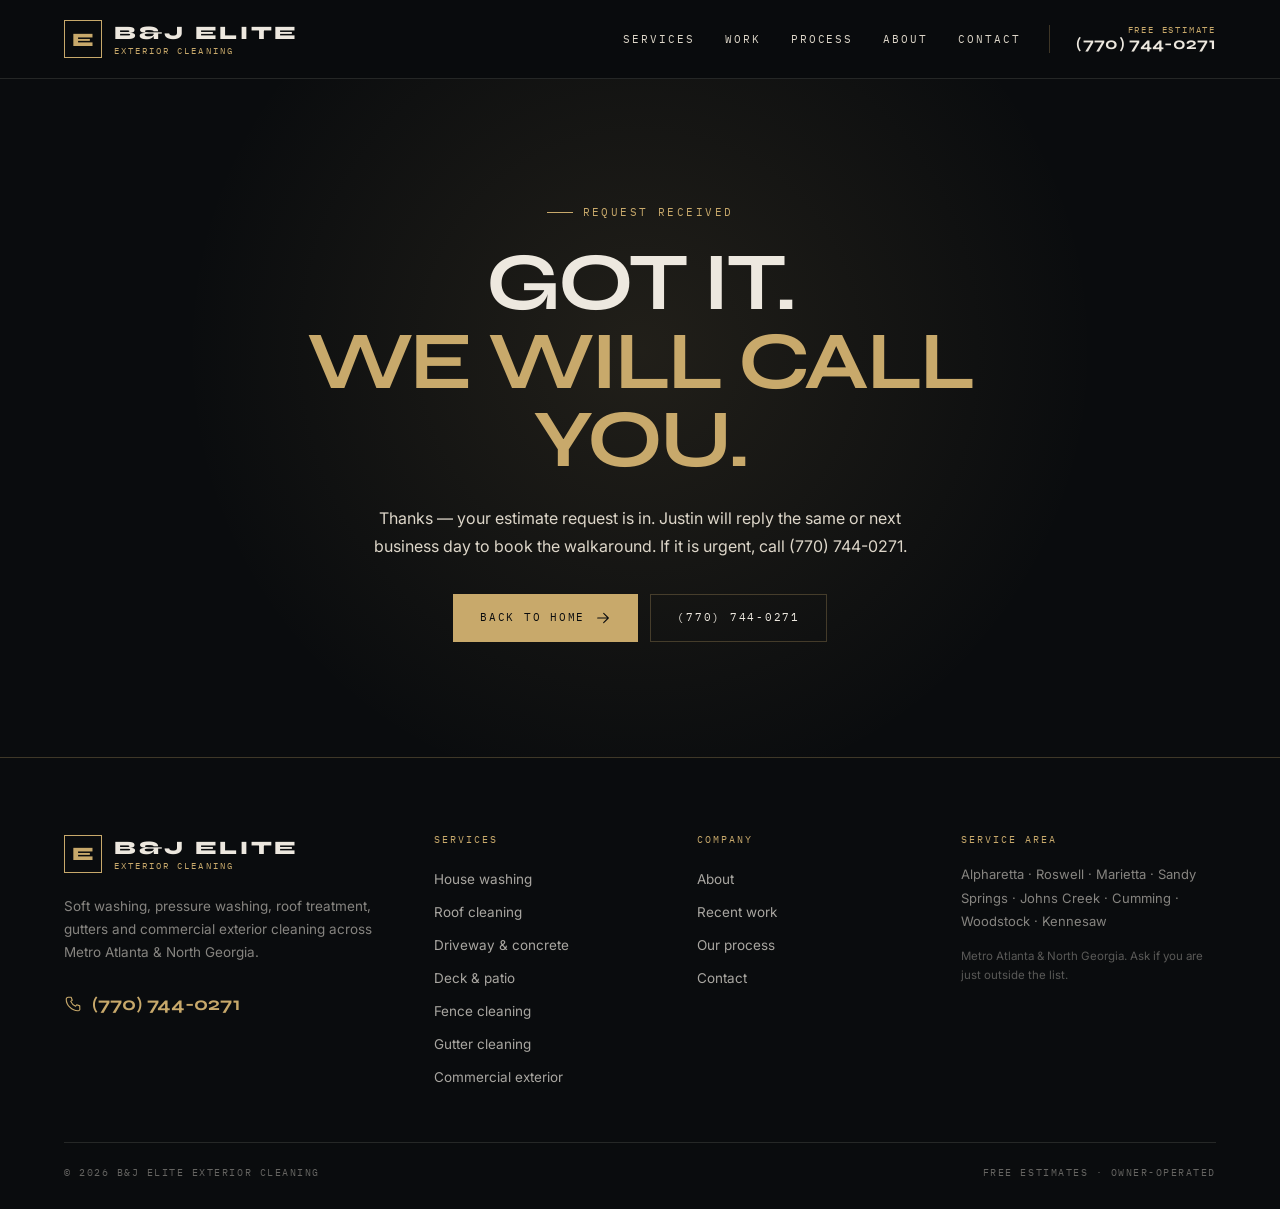
<file: thank-you/index.html>
<!DOCTYPE html>
<html lang="en">
<head>
<meta charset="UTF-8">
<script>document.documentElement.classList.add('js');</script>

<meta name="viewport" content="width=device-width, initial-scale=1.0">
<title>Request received | B&amp;J Elite Exterior Cleaning</title>
<meta name="description" content="Your exterior cleaning estimate request has been received. B&amp;J Elite Exterior Cleaning will reply the same or next business day.">
<link rel="canonical" href="https://ari-builds.github.io/elite-exterior-cleaning-site/thank-you/">
<meta property="og:type" content="website">
<meta property="og:title" content="Request received | B&amp;J Elite Exterior Cleaning">
<meta property="og:description" content="Your exterior cleaning estimate request has been received. B&amp;J Elite Exterior Cleaning will reply the same or next business day.">
<meta property="og:url" content="https://ari-builds.github.io/elite-exterior-cleaning-site/thank-you/">
<meta property="og:image" content="https://ari-builds.github.io/elite-exterior-cleaning-site/assets/opt/hero.webp">
<meta name="theme-color" content="#0A0C0E">
<link rel="icon" href="../assets/opt/work-11.webp" type="image/webp">
<link rel="preconnect" href="https://fonts.googleapis.com">
<link rel="preconnect" href="https://fonts.gstatic.com" crossorigin>
<link href="https://fonts.googleapis.com/css2?family=Syne:wght@400;500;600;700;800&family=Inter:wght@300;400;500;600;700&family=IBM+Plex+Mono:wght@400;500&display=swap" rel="stylesheet">
<link rel="stylesheet" href="../styles.css">
<script type="application/ld+json">{"@context":"https://schema.org","@graph":[{"@type":"HomeAndConstructionBusiness","@id":"https://ari-builds.github.io/elite-exterior-cleaning-site/#business","name":"B&J Elite Exterior Cleaning","description":"Soft washing, pressure washing, roof cleaning, driveway and deck cleaning, gutter cleaning and commercial exterior cleaning across Metro Atlanta and North Georgia.","url":"https://ari-builds.github.io/elite-exterior-cleaning-site/","image":"https://ari-builds.github.io/elite-exterior-cleaning-site/assets/opt/hero.webp","telephone":"+1-770-744-0271","areaServed":["Metro Atlanta","North Georgia","Alpharetta","Roswell","Marietta","Sandy Springs","Johns Creek","Cumming","Woodstock","Kennesaw"],"priceRange":"$$","founder":{"@type":"Person","name":"Justin Hall"}}]}</script>
</head>
<body>
<svg width="0" height="0" style="position:absolute" aria-hidden="true" focusable="false"><defs>
<symbol id="i-arrow" viewBox="0 0 24 24"><path d="M4 12h15M13 5l7 7-7 7" fill="none" stroke="currentColor" stroke-width="1.6" stroke-linecap="round" stroke-linejoin="round"/></symbol>
<symbol id="i-check" viewBox="0 0 24 24"><path d="M4 12.5l5 5L20 6.5" fill="none" stroke="currentColor" stroke-width="1.7" stroke-linecap="round" stroke-linejoin="round"/></symbol>
<symbol id="i-tel" viewBox="0 0 24 24"><path d="M6.5 3h3l1.5 4-2 1.5a12 12 0 006.5 6.5l1.5-2 4 1.5v3A2.5 2.5 0 0118.5 21C10.5 21 3 13.5 3 5.5A2.5 2.5 0 015.5 3z" fill="none" stroke="currentColor" stroke-width="1.5" stroke-linejoin="round"/></symbol>
<symbol id="i-pin" viewBox="0 0 24 24"><path d="M12 21s-6.5-6.2-6.5-11a6.5 6.5 0 0113 0c0 4.8-6.5 11-6.5 11z" fill="none" stroke="currentColor" stroke-width="1.5"/><circle cx="12" cy="10" r="2.2" fill="none" stroke="currentColor" stroke-width="1.5"/></symbol>
<symbol id="i-spray" viewBox="0 0 24 24"><path d="M9 8h6v13H9zM9 8V5h6v3M6 11H3M19 4l2-1M19 8h3M17 2v3" fill="none" stroke="currentColor" stroke-width="1.4" stroke-linecap="round" stroke-linejoin="round"/></symbol>
</defs></svg>
<a class="skip" href="#main">Skip to content</a>
<header class="hdr" id="top">
  <div class="shell hdr__in">
    <a class="logo" href="../" aria-label="B&amp;J Elite Exterior Cleaning, home">
  <span class="logo__mark" aria-hidden="true">E</span>
  <span class="logo__txt"><strong>B&amp;J Elite</strong><span class="mono">Exterior Cleaning</span></span>
</a>
    <nav class="nav" aria-label="Main">
      <a href="../services/">Services</a>
      <a href="../work/">Work</a>
      <a href="../process/">Process</a>
      <a href="../about/">About</a>
      <a href="../contact/">Contact</a>
    </nav>
    <a class="tel" href="tel:+17707440271"><span class="mono">Free estimate</span><strong>(770) 744-0271</strong></a>
    <button class="burger" aria-label="Menu" aria-expanded="false" aria-controls="mnav"><span></span><span></span><span></span></button>
  </div>
  <div class="mnav" id="mnav" hidden>
    <a href="../services/">Services</a>
    <a href="../work/">Work</a>
    <a href="../process/">Process</a>
    <a href="../about/">About</a>
    <a href="../contact/">Contact</a>
    <a class="mnav__tel" href="tel:+17707440271">(770) 744-0271</a>
    <a class="btn btn--gold" href="../contact/">Request a free estimate</a>
  </div>
</header>
<main id="main">

<section class="thanks">
  <div class="shell thanks__in">
    <span class="label">Request received</span>
    <h1>Got it.<br><em>We will call you.</em></h1>
    <p>Thanks — your estimate request is in. Justin will reply the same or next business day to book the walkaround. If it is urgent, call (770) 744-0271.</p>
    <div class="thanks__acts">
      <a class="btn btn--gold" href="../">Back to home <svg class="ico" aria-hidden="true"><use href="#i-arrow"/></svg></a>
      <a class="btn btn--ghost" href="tel:+17707440271">(770) 744-0271</a>
    </div>
  </div>
</section>

</main>
<footer class="foot">
  <div class="shell foot__top">
    <div class="foot__brand">
      <a class="logo" href="../" aria-label="B&amp;J Elite Exterior Cleaning, home">
  <span class="logo__mark" aria-hidden="true">E</span>
  <span class="logo__txt"><strong>B&amp;J Elite</strong><span class="mono">Exterior Cleaning</span></span>
</a>
      <p>Soft washing, pressure washing, roof treatment, gutters and commercial exterior cleaning across Metro Atlanta & North Georgia.</p>
      <a class="foot__tel" href="tel:+17707440271"><svg class="ico" aria-hidden="true"><use href="#i-tel"/></svg>(770) 744-0271</a>
    </div>
    <div class="foot__col">
      <h4 class="mono">Services</h4>
      <a href="../services/#house-washing">House washing</a>
      <a href="../services/#roof-cleaning">Roof cleaning</a>
      <a href="../services/#driveway-cleaning">Driveway & concrete</a>
      <a href="../services/#deck-and-patio">Deck & patio</a>
      <a href="../services/#fence-cleaning">Fence cleaning</a>
      <a href="../services/#gutter-cleaning">Gutter cleaning</a>
      <a href="../services/#commercial-cleaning">Commercial exterior</a>
    </div>
    <div class="foot__col">
      <h4 class="mono">Company</h4>
      <a href="../about/">About</a>
      <a href="../work/">Recent work</a>
      <a href="../process/">Our process</a>
      <a href="../contact/">Contact</a>
    </div>
    <div class="foot__col">
      <h4 class="mono">Service area</h4>
      <p class="foot__area">Alpharetta · Roswell · Marietta · Sandy Springs · Johns Creek · Cumming · Woodstock · Kennesaw</p>
      <p class="foot__fine">Metro Atlanta &amp; North Georgia. Ask if you are just outside the list.</p>
    </div>
  </div>
  <div class="shell foot__bottom">
    <span class="mono">© <span data-year>2026</span> B&amp;J Elite Exterior Cleaning</span>
    <span class="mono">Free estimates · Owner-operated</span>
  </div>
</footer>
<script src="../script.js" defer></script>
</body>
</html>
</file>
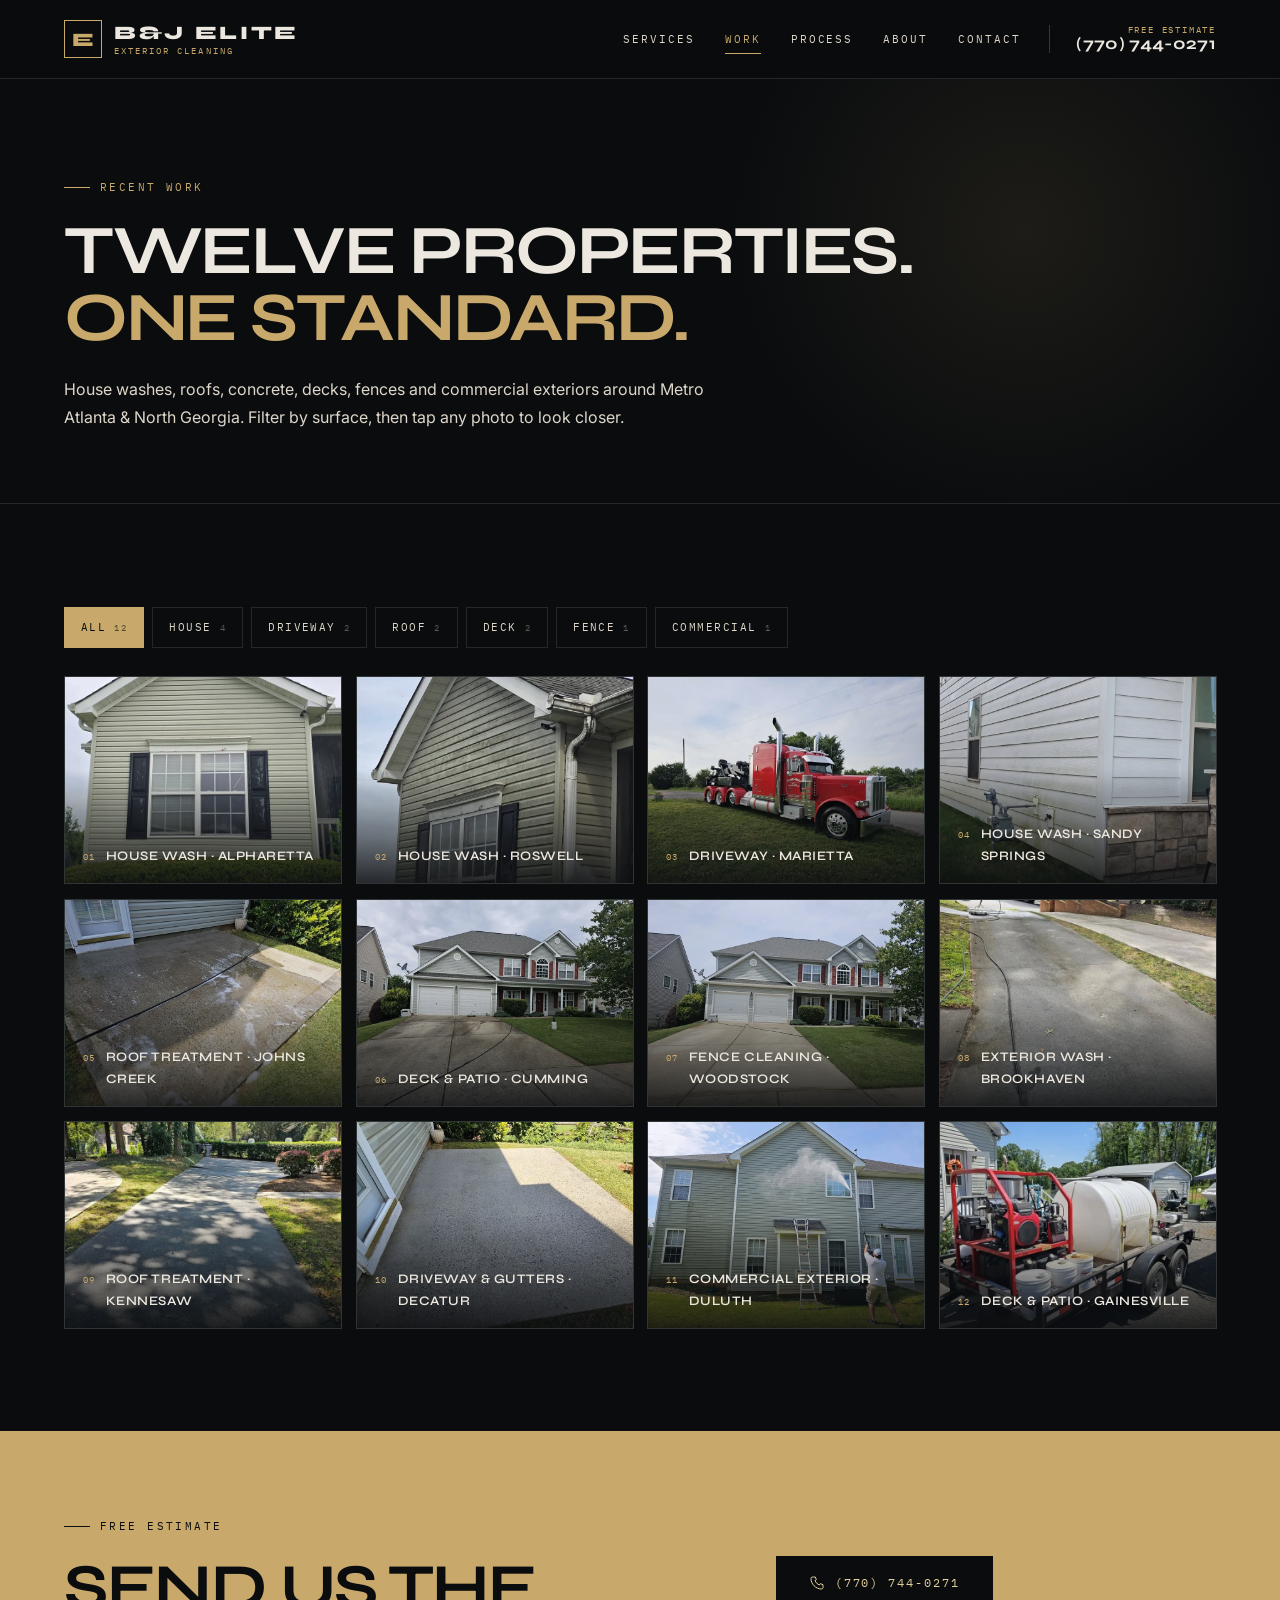
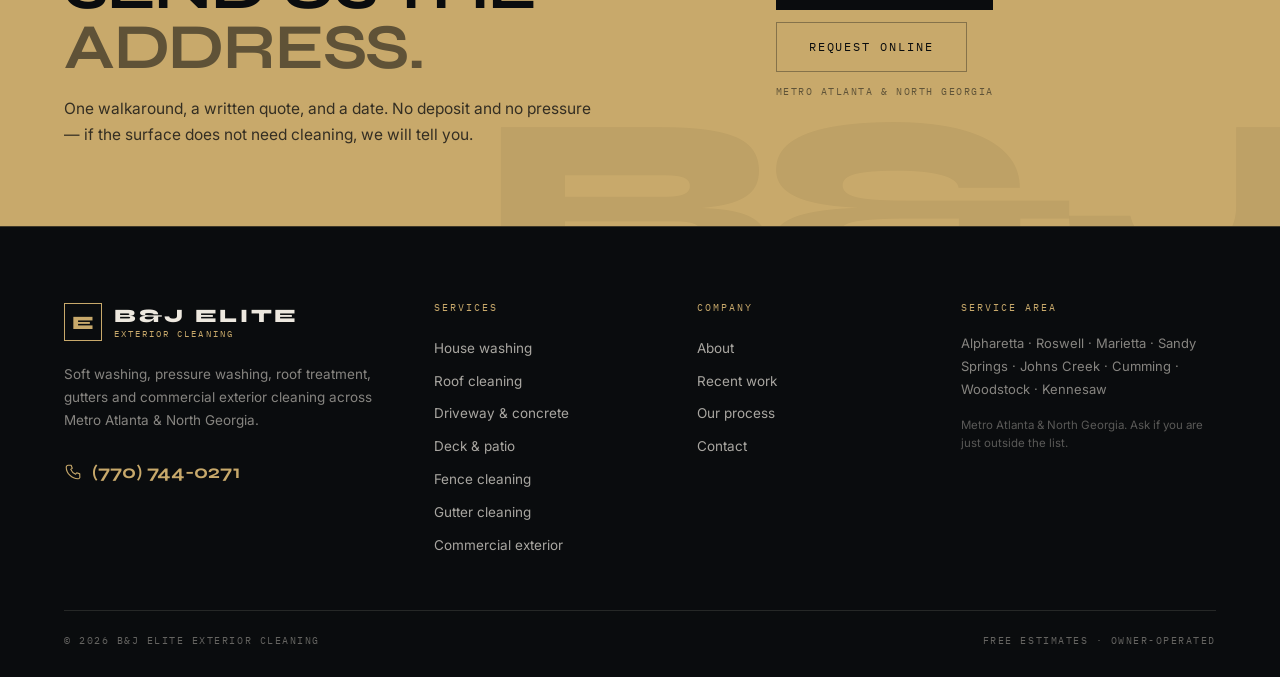
<file: work/index.html>
<!DOCTYPE html>
<html lang="en">
<head>
<meta charset="UTF-8">
<script>document.documentElement.classList.add('js');</script>

<meta name="viewport" content="width=device-width, initial-scale=1.0">
<title>Recent Exterior Cleaning Projects in Atlanta | B&amp;J Elite Exterior Cleaning</title>
<meta name="description" content="House washing, roof treatment, driveway cleaning, deck and fence projects across Metro Atlanta and North Georgia by B&amp;J Elite Exterior Cleaning.">
<link rel="canonical" href="https://ari-builds.github.io/elite-exterior-cleaning-site/work/">
<meta property="og:type" content="website">
<meta property="og:title" content="Recent Exterior Cleaning Projects in Atlanta | B&amp;J Elite Exterior Cleaning">
<meta property="og:description" content="House washing, roof treatment, driveway cleaning, deck and fence projects across Metro Atlanta and North Georgia by B&amp;J Elite Exterior Cleaning.">
<meta property="og:url" content="https://ari-builds.github.io/elite-exterior-cleaning-site/work/">
<meta property="og:image" content="https://ari-builds.github.io/elite-exterior-cleaning-site/assets/opt/work-06.webp">
<meta name="theme-color" content="#0A0C0E">
<link rel="icon" href="../assets/opt/work-11.webp" type="image/webp">
<link rel="preconnect" href="https://fonts.googleapis.com">
<link rel="preconnect" href="https://fonts.gstatic.com" crossorigin>
<link href="https://fonts.googleapis.com/css2?family=Syne:wght@400;500;600;700;800&family=Inter:wght@300;400;500;600;700&family=IBM+Plex+Mono:wght@400;500&display=swap" rel="stylesheet">
<link rel="stylesheet" href="../styles.css">
<script type="application/ld+json">{"@context":"https://schema.org","@graph":[{"@type":"HomeAndConstructionBusiness","@id":"https://ari-builds.github.io/elite-exterior-cleaning-site/#business","name":"B&J Elite Exterior Cleaning","description":"Soft washing, pressure washing, roof cleaning, driveway and deck cleaning, gutter cleaning and commercial exterior cleaning across Metro Atlanta and North Georgia.","url":"https://ari-builds.github.io/elite-exterior-cleaning-site/","image":"https://ari-builds.github.io/elite-exterior-cleaning-site/assets/opt/hero.webp","telephone":"+1-770-744-0271","areaServed":["Metro Atlanta","North Georgia","Alpharetta","Roswell","Marietta","Sandy Springs","Johns Creek","Cumming","Woodstock","Kennesaw"],"priceRange":"$$","founder":{"@type":"Person","name":"Justin Hall"}},{"@type":"BreadcrumbList","itemListElement":[{"@type":"ListItem","position":1,"name":"Home","item":"https://ari-builds.github.io/elite-exterior-cleaning-site/"},{"@type":"ListItem","position":2,"name":"Work","item":"https://ari-builds.github.io/elite-exterior-cleaning-site/work/"}]}]}</script>
</head>
<body>
<svg width="0" height="0" style="position:absolute" aria-hidden="true" focusable="false"><defs>
<symbol id="i-arrow" viewBox="0 0 24 24"><path d="M4 12h15M13 5l7 7-7 7" fill="none" stroke="currentColor" stroke-width="1.6" stroke-linecap="round" stroke-linejoin="round"/></symbol>
<symbol id="i-check" viewBox="0 0 24 24"><path d="M4 12.5l5 5L20 6.5" fill="none" stroke="currentColor" stroke-width="1.7" stroke-linecap="round" stroke-linejoin="round"/></symbol>
<symbol id="i-tel" viewBox="0 0 24 24"><path d="M6.5 3h3l1.5 4-2 1.5a12 12 0 006.5 6.5l1.5-2 4 1.5v3A2.5 2.5 0 0118.5 21C10.5 21 3 13.5 3 5.5A2.5 2.5 0 015.5 3z" fill="none" stroke="currentColor" stroke-width="1.5" stroke-linejoin="round"/></symbol>
<symbol id="i-pin" viewBox="0 0 24 24"><path d="M12 21s-6.5-6.2-6.5-11a6.5 6.5 0 0113 0c0 4.8-6.5 11-6.5 11z" fill="none" stroke="currentColor" stroke-width="1.5"/><circle cx="12" cy="10" r="2.2" fill="none" stroke="currentColor" stroke-width="1.5"/></symbol>
<symbol id="i-spray" viewBox="0 0 24 24"><path d="M9 8h6v13H9zM9 8V5h6v3M6 11H3M19 4l2-1M19 8h3M17 2v3" fill="none" stroke="currentColor" stroke-width="1.4" stroke-linecap="round" stroke-linejoin="round"/></symbol>
</defs></svg>
<a class="skip" href="#main">Skip to content</a>
<header class="hdr" id="top">
  <div class="shell hdr__in">
    <a class="logo" href="../" aria-label="B&amp;J Elite Exterior Cleaning, home">
  <span class="logo__mark" aria-hidden="true">E</span>
  <span class="logo__txt"><strong>B&amp;J Elite</strong><span class="mono">Exterior Cleaning</span></span>
</a>
    <nav class="nav" aria-label="Main">
      <a href="../services/">Services</a>
      <a href="../work/" aria-current="page">Work</a>
      <a href="../process/">Process</a>
      <a href="../about/">About</a>
      <a href="../contact/">Contact</a>
    </nav>
    <a class="tel" href="tel:+17707440271"><span class="mono">Free estimate</span><strong>(770) 744-0271</strong></a>
    <button class="burger" aria-label="Menu" aria-expanded="false" aria-controls="mnav"><span></span><span></span><span></span></button>
  </div>
  <div class="mnav" id="mnav" hidden>
    <a href="../services/">Services</a>
    <a href="../work/">Work</a>
    <a href="../process/">Process</a>
    <a href="../about/">About</a>
    <a href="../contact/">Contact</a>
    <a class="mnav__tel" href="tel:+17707440271">(770) 744-0271</a>
    <a class="btn btn--gold" href="../contact/">Request a free estimate</a>
  </div>
</header>
<main id="main">

<section class="phero phero--work">
  <div class="shell">
    <span class="label">Recent work</span>
    <h1>Twelve properties.<br><em>One standard.</em></h1>
    <p>House washes, roofs, concrete, decks, fences and commercial exteriors around Metro Atlanta & North Georgia. Filter by surface, then tap any photo to look closer.</p>
  </div>
</section>

<section class="sec">
  <div class="shell">
    <div class="filters" role="group" aria-label="Filter projects">
      <button class="filters__btn is-on" data-filter="all">All <span class="mono">12</span></button>
      <button class="filters__btn" data-filter="house">House <span class="mono">4</span></button>
      <button class="filters__btn" data-filter="driveway">Driveway <span class="mono">2</span></button>
      <button class="filters__btn" data-filter="roof">Roof <span class="mono">2</span></button>
      <button class="filters__btn" data-filter="deck">Deck <span class="mono">2</span></button>
      <button class="filters__btn" data-filter="fence">Fence <span class="mono">1</span></button>
      <button class="filters__btn" data-filter="commercial">Commercial <span class="mono">1</span></button>
    </div>
    <div class="gal gal--work" data-gallery>
      <button class="gal__item gal__item--btn rv" data-cat="house" data-lightbox="0" data-full="../assets/opt/work-01.webp" data-label="House wash · Alpharetta" aria-label="Open House wash in Alpharetta">
        <img src="../assets/opt/work-01-880.webp" alt="House wash in Alpharetta by B&amp;J Elite Exterior Cleaning" width="1200" height="1600" loading="lazy" decoding="async">
        <span class="gal__cap"><span class="mono">01</span>House wash · Alpharetta</span>
      </button>
      <button class="gal__item gal__item--btn rv" data-cat="house" data-lightbox="1" data-full="../assets/opt/work-02.webp" data-label="House wash · Roswell" aria-label="Open House wash in Roswell">
        <img src="../assets/opt/work-02-880.webp" alt="House wash in Roswell by B&amp;J Elite Exterior Cleaning" width="1366" height="1025" loading="lazy" decoding="async">
        <span class="gal__cap"><span class="mono">02</span>House wash · Roswell</span>
      </button>
      <button class="gal__item gal__item--btn rv" data-cat="driveway" data-lightbox="2" data-full="../assets/opt/work-03.webp" data-label="Driveway · Marietta" aria-label="Open Driveway in Marietta">
        <img src="../assets/opt/work-03-880.webp" alt="Driveway in Marietta by B&amp;J Elite Exterior Cleaning" width="1000" height="750" loading="lazy" decoding="async">
        <span class="gal__cap"><span class="mono">03</span>Driveway · Marietta</span>
      </button>
      <button class="gal__item gal__item--btn rv" data-cat="house" data-lightbox="3" data-full="../assets/opt/work-04.webp" data-label="House wash · Sandy Springs" aria-label="Open House wash in Sandy Springs">
        <img src="../assets/opt/work-04-880.webp" alt="House wash in Sandy Springs by B&amp;J Elite Exterior Cleaning" width="1366" height="1025" loading="lazy" decoding="async">
        <span class="gal__cap"><span class="mono">04</span>House wash · Sandy Springs</span>
      </button>
      <button class="gal__item gal__item--btn rv" data-cat="roof" data-lightbox="4" data-full="../assets/opt/work-05.webp" data-label="Roof treatment · Johns Creek" aria-label="Open Roof treatment in Johns Creek">
        <img src="../assets/opt/work-05-880.webp" alt="Roof treatment in Johns Creek by B&amp;J Elite Exterior Cleaning" width="1000" height="750" loading="lazy" decoding="async">
        <span class="gal__cap"><span class="mono">05</span>Roof treatment · Johns Creek</span>
      </button>
      <button class="gal__item gal__item--btn rv" data-cat="deck" data-lightbox="5" data-full="../assets/opt/work-06.webp" data-label="Deck &amp; patio · Cumming" aria-label="Open Deck &amp; patio in Cumming">
        <img src="../assets/opt/work-06-880.webp" alt="Deck &amp; patio in Cumming by B&amp;J Elite Exterior Cleaning" width="1000" height="750" loading="lazy" decoding="async">
        <span class="gal__cap"><span class="mono">06</span>Deck & patio · Cumming</span>
      </button>
      <button class="gal__item gal__item--btn rv" data-cat="fence" data-lightbox="6" data-full="../assets/opt/work-07.webp" data-label="Fence cleaning · Woodstock" aria-label="Open Fence cleaning in Woodstock">
        <img src="../assets/opt/work-07-880.webp" alt="Fence cleaning in Woodstock by B&amp;J Elite Exterior Cleaning" width="1000" height="750" loading="lazy" decoding="async">
        <span class="gal__cap"><span class="mono">07</span>Fence cleaning · Woodstock</span>
      </button>
      <button class="gal__item gal__item--btn rv" data-cat="house" data-lightbox="7" data-full="../assets/opt/work-08.webp" data-label="Exterior wash · Brookhaven" aria-label="Open Exterior wash in Brookhaven">
        <img src="../assets/opt/work-08-880.webp" alt="Exterior wash in Brookhaven by B&amp;J Elite Exterior Cleaning" width="1200" height="1600" loading="lazy" decoding="async">
        <span class="gal__cap"><span class="mono">08</span>Exterior wash · Brookhaven</span>
      </button>
      <button class="gal__item gal__item--btn rv" data-cat="roof" data-lightbox="8" data-full="../assets/opt/work-09.webp" data-label="Roof treatment · Kennesaw" aria-label="Open Roof treatment in Kennesaw">
        <img src="../assets/opt/work-09-880.webp" alt="Roof treatment in Kennesaw by B&amp;J Elite Exterior Cleaning" width="1200" height="1600" loading="lazy" decoding="async">
        <span class="gal__cap"><span class="mono">09</span>Roof treatment · Kennesaw</span>
      </button>
      <button class="gal__item gal__item--btn rv" data-cat="driveway" data-lightbox="9" data-full="../assets/opt/work-10.webp" data-label="Driveway &amp; gutters · Decatur" aria-label="Open Driveway &amp; gutters in Decatur">
        <img src="../assets/opt/work-10-880.webp" alt="Driveway &amp; gutters in Decatur by B&amp;J Elite Exterior Cleaning" width="1000" height="750" loading="lazy" decoding="async">
        <span class="gal__cap"><span class="mono">10</span>Driveway & gutters · Decatur</span>
      </button>
      <button class="gal__item gal__item--btn rv" data-cat="commercial" data-lightbox="10" data-full="../assets/opt/work-11.webp" data-label="Commercial exterior · Duluth" aria-label="Open Commercial exterior in Duluth">
        <img src="../assets/opt/work-11-880.webp" alt="Commercial exterior in Duluth by B&amp;J Elite Exterior Cleaning" width="1366" height="1025" loading="lazy" decoding="async">
        <span class="gal__cap"><span class="mono">11</span>Commercial exterior · Duluth</span>
      </button>
      <button class="gal__item gal__item--btn rv" data-cat="deck" data-lightbox="11" data-full="../assets/opt/work-12.webp" data-label="Deck &amp; patio · Gainesville" aria-label="Open Deck &amp; patio in Gainesville">
        <img src="../assets/opt/work-12-880.webp" alt="Deck &amp; patio in Gainesville by B&amp;J Elite Exterior Cleaning" width="750" height="1000" loading="lazy" decoding="async">
        <span class="gal__cap"><span class="mono">12</span>Deck & patio · Gainesville</span>
      </button>
    </div>
    <p class="gal__empty mono" hidden>No projects in this category yet.</p>
  </div>
</section>

<div class="lightbox" id="lightbox" role="dialog" aria-modal="true" aria-label="Project photo" hidden>
  <button class="lb__close" aria-label="Close">×</button>
  <button class="lb__nav lb__prev" aria-label="Previous">‹</button>
  <img class="lb__img" src="../assets/opt/work-01.webp" alt="">
  <button class="lb__nav lb__next" aria-label="Next">›</button>
  <span class="lb__cap mono"></span>
</div>

<section class="band">
  <div class="shell band__in">
    <div>
      <span class="label">Free estimate</span>
      <h2>Send us the<br><em>address.</em></h2>
      <p>One walkaround, a written quote, and a date. No deposit and no pressure — if the surface does not need cleaning, we will tell you.</p>
    </div>
    <div class="band__acts">
      <a class="btn btn--gold btn--lg" href="tel:+17707440271"><svg class="ico" aria-hidden="true"><use href="#i-tel"/></svg>(770) 744-0271</a>
      <a class="btn btn--ghost btn--lg" href="../contact/">Request online</a>
      <span class="mono band__note">Metro Atlanta & North Georgia</span>
    </div>
  </div>
</section>

</main>
<footer class="foot">
  <div class="shell foot__top">
    <div class="foot__brand">
      <a class="logo" href="../" aria-label="B&amp;J Elite Exterior Cleaning, home">
  <span class="logo__mark" aria-hidden="true">E</span>
  <span class="logo__txt"><strong>B&amp;J Elite</strong><span class="mono">Exterior Cleaning</span></span>
</a>
      <p>Soft washing, pressure washing, roof treatment, gutters and commercial exterior cleaning across Metro Atlanta & North Georgia.</p>
      <a class="foot__tel" href="tel:+17707440271"><svg class="ico" aria-hidden="true"><use href="#i-tel"/></svg>(770) 744-0271</a>
    </div>
    <div class="foot__col">
      <h4 class="mono">Services</h4>
      <a href="../services/#house-washing">House washing</a>
      <a href="../services/#roof-cleaning">Roof cleaning</a>
      <a href="../services/#driveway-cleaning">Driveway & concrete</a>
      <a href="../services/#deck-and-patio">Deck & patio</a>
      <a href="../services/#fence-cleaning">Fence cleaning</a>
      <a href="../services/#gutter-cleaning">Gutter cleaning</a>
      <a href="../services/#commercial-cleaning">Commercial exterior</a>
    </div>
    <div class="foot__col">
      <h4 class="mono">Company</h4>
      <a href="../about/">About</a>
      <a href="../work/">Recent work</a>
      <a href="../process/">Our process</a>
      <a href="../contact/">Contact</a>
    </div>
    <div class="foot__col">
      <h4 class="mono">Service area</h4>
      <p class="foot__area">Alpharetta · Roswell · Marietta · Sandy Springs · Johns Creek · Cumming · Woodstock · Kennesaw</p>
      <p class="foot__fine">Metro Atlanta &amp; North Georgia. Ask if you are just outside the list.</p>
    </div>
  </div>
  <div class="shell foot__bottom">
    <span class="mono">© <span data-year>2026</span> B&amp;J Elite Exterior Cleaning</span>
    <span class="mono">Free estimates · Owner-operated</span>
  </div>
</footer>
<script src="../script.js" defer></script>
</body>
</html>
</file>
<file: styles.css>
/* ==========================================================================
   B&J Elite Exterior Cleaning — "Night & Gold"
   Syne display · Inter body · IBM Plex Mono labels
   night #0A0C0E · champagne #C8A96B · light #E4CE9A · bone #EDE8DF
   ========================================================================== */

:root {
  --night: #0A0C0E;
  --night-2: #101417;
  --night-3: #151A1E;
  --gold: #C8A96B;
  --gold-lt: #E4CE9A;
  --gold-dk: #8E7544;
  --bone: #EDE8DF;
  --bone-2: #DDD6C9;
  --slate: #6E8F8D;
  --ink: #0A0C0E;
  --line: rgba(200, 169, 107, 0.28);
  --line-soft: rgba(237, 232, 223, 0.12);
  --shell: 1240px;
  --pad: clamp(20px, 5vw, 64px);
  --ease: cubic-bezier(0.22, 1, 0.36, 1);
}

*,
*::before,
*::after { box-sizing: border-box; }

html { -webkit-text-size-adjust: 100%; scroll-behavior: smooth; }

body {
  margin: 0;
  background: var(--night);
  color: var(--bone);
  font-family: Inter, system-ui, -apple-system, "Segoe UI", sans-serif;
  font-size: 16px;
  line-height: 1.7;
  font-weight: 400;
  -webkit-font-smoothing: antialiased;
  text-rendering: optimizeLegibility;
  overflow-x: hidden;
}

img { max-width: 100%; height: auto; display: block; }
a { color: inherit; text-decoration: none; }
button { font: inherit; color: inherit; }
h1, h2, h3, h4 { margin: 0; font-family: Syne, Inter, sans-serif; font-weight: 700; line-height: 1.02; letter-spacing: -0.02em; }
p { margin: 0; }
ul, ol { margin: 0; padding: 0; list-style: none; }
figure { margin: 0; }
strong { font-weight: 600; }

h1 em, h2 em, h3 em {
  font-style: normal;
  color: var(--gold);
}

::selection { background: var(--gold); color: var(--night); }

.shell {
  width: min(var(--shell), 100% - var(--pad) * 2);
  margin-inline: auto;
}

.mono {
  font-family: "IBM Plex Mono", ui-monospace, monospace;
  font-size: 11px;
  letter-spacing: 0.16em;
  text-transform: uppercase;
  font-weight: 400;
}

.label {
  display: inline-flex;
  align-items: center;
  gap: 10px;
  font-family: "IBM Plex Mono", ui-monospace, monospace;
  font-size: 11px;
  letter-spacing: 0.22em;
  text-transform: uppercase;
  color: var(--gold);
  margin-bottom: 22px;
}
.label::before {
  content: "";
  width: 26px;
  height: 1px;
  background: var(--gold);
  display: inline-block;
}

.ico {
  width: 18px;
  height: 18px;
  flex: 0 0 auto;
  display: inline-block;
  vertical-align: -3px;
}

.skip {
  position: absolute;
  left: -9999px;
  top: 0;
  z-index: 200;
  background: var(--gold);
  color: var(--night);
  padding: 12px 18px;
  font-family: "IBM Plex Mono", monospace;
  font-size: 12px;
  text-transform: uppercase;
  letter-spacing: 0.14em;
}
.skip:focus { left: 12px; top: 12px; }

/* --------------------------------------------------------------------------
   Header
   -------------------------------------------------------------------------- */

.hdr {
  position: sticky;
  top: 0;
  z-index: 100;
  background: rgba(10, 12, 14, 0.92);
  backdrop-filter: blur(14px);
  border-bottom: 1px solid var(--line-soft);
}
.hdr.is-scrolled { border-bottom-color: var(--line); }

.hdr__in {
  display: flex;
  align-items: center;
  gap: 28px;
  min-height: 78px;
}

.logo {
  display: inline-flex;
  align-items: center;
  gap: 12px;
  flex: 0 0 auto;
}
.logo__mark {
  width: 38px;
  height: 38px;
  display: grid;
  place-items: center;
  border: 1px solid var(--gold);
  color: var(--gold);
  font-family: Syne, sans-serif;
  font-weight: 800;
  font-size: 19px;
  line-height: 1;
  transition: background 0.3s var(--ease), color 0.3s var(--ease);
}
.logo:hover .logo__mark { background: var(--gold); color: var(--night); }
.logo__txt { display: flex; flex-direction: column; line-height: 1; }
.logo__txt strong {
  font-family: Syne, sans-serif;
  font-size: 19px;
  font-weight: 800;
  letter-spacing: 0.14em;
  text-transform: uppercase;
}
.logo__txt .mono {
  font-size: 8.5px;
  letter-spacing: 0.24em;
  color: var(--gold);
  margin-top: 5px;
}

.nav {
  display: flex;
  align-items: center;
  gap: 30px;
  margin-left: auto;
}
.nav a {
  font-family: "IBM Plex Mono", monospace;
  font-size: 11px;
  letter-spacing: 0.18em;
  text-transform: uppercase;
  color: var(--bone-2);
  position: relative;
  padding: 6px 0;
  transition: color 0.25s var(--ease);
}
.nav a::after {
  content: "";
  position: absolute;
  left: 0;
  bottom: 0;
  width: 100%;
  height: 1px;
  background: var(--gold);
  transform: scaleX(0);
  transform-origin: left;
  transition: transform 0.35s var(--ease);
}
.nav a:hover,
.nav a[aria-current="page"] { color: var(--gold); }
.nav a:hover::after,
.nav a[aria-current="page"]::after { transform: scaleX(1); }

.tel {
  display: inline-flex;
  flex-direction: column;
  align-items: flex-end;
  line-height: 1.1;
  padding-left: 26px;
  border-left: 1px solid var(--line);
  flex: 0 0 auto;
}
.tel .mono { font-size: 9px; color: var(--gold); letter-spacing: 0.2em; }
.tel strong {
  font-family: Syne, sans-serif;
  font-size: 17px;
  font-weight: 700;
  letter-spacing: 0.02em;
  color: var(--bone);
  transition: color 0.25s var(--ease);
}
.tel:hover strong { color: var(--gold); }

.burger {
  display: none;
  width: 44px;
  height: 44px;
  border: 1px solid var(--line);
  background: transparent;
  padding: 0;
  place-items: center;
  cursor: pointer;
  margin-left: auto;
}
.burger span {
  display: block;
  width: 18px;
  height: 1px;
  background: var(--bone);
  margin: 4px 0;
  transition: transform 0.3s var(--ease), opacity 0.2s;
}
.burger[aria-expanded="true"] span:nth-child(1) { transform: translateY(5px) rotate(45deg); }
.burger[aria-expanded="true"] span:nth-child(2) { opacity: 0; }
.burger[aria-expanded="true"] span:nth-child(3) { transform: translateY(-5px) rotate(-45deg); }

.mnav {
  display: none;
  flex-direction: column;
  gap: 2px;
  padding: 12px var(--pad) 28px;
  background: var(--night-2);
  border-top: 1px solid var(--line);
}
.mnav[hidden] { display: none; }
.mnav.is-open { display: flex; }
.mnav a {
  padding: 15px 0;
  border-bottom: 1px solid var(--line-soft);
  font-family: Syne, sans-serif;
  font-size: 20px;
  font-weight: 600;
  letter-spacing: 0.02em;
}
.mnav a:hover { color: var(--gold); }
.mnav__tel {
  color: var(--gold) !important;
  font-family: "IBM Plex Mono", monospace !important;
  font-size: 14px !important;
  letter-spacing: 0.1em;
}
.mnav .btn { margin-top: 20px; align-self: flex-start; }

/* --------------------------------------------------------------------------
   Buttons
   -------------------------------------------------------------------------- */

.btn {
  display: inline-flex;
  align-items: center;
  justify-content: center;
  gap: 10px;
  padding: 15px 26px;
  border: 1px solid var(--gold);
  background: var(--gold);
  color: var(--night);
  font-family: "IBM Plex Mono", monospace;
  font-size: 11px;
  letter-spacing: 0.16em;
  text-transform: uppercase;
  line-height: 1;
  cursor: pointer;
  position: relative;
  overflow: hidden;
  transition: background 0.3s var(--ease), color 0.3s var(--ease), border-color 0.3s var(--ease);
}
.btn .ico { width: 16px; height: 16px; }
.btn::after {
  content: "";
  position: absolute;
  inset: 0;
  background: linear-gradient(120deg, transparent 20%, rgba(255,255,255,0.35) 50%, transparent 80%);
  transform: translateX(-120%);
  transition: transform 0.7s var(--ease);
}
.btn:hover::after { transform: translateX(120%); }
.btn--gold:hover { background: var(--gold-lt); border-color: var(--gold-lt); }
.btn--ghost {
  background: transparent;
  color: var(--bone);
  border-color: var(--line);
}
.btn--ghost:hover { border-color: var(--gold); color: var(--gold); background: transparent; }
.btn--lg { padding: 18px 32px; font-size: 12px; }

.link {
  display: inline-flex;
  align-items: center;
  gap: 12px;
  font-family: "IBM Plex Mono", monospace;
  font-size: 11px;
  letter-spacing: 0.16em;
  text-transform: uppercase;
  color: var(--gold);
  padding-bottom: 6px;
  border-bottom: 1px solid var(--line);
  transition: border-color 0.3s var(--ease), gap 0.3s var(--ease);
}
.link:hover { border-color: var(--gold); gap: 18px; }

/* --------------------------------------------------------------------------
   Plates (image framing)
   -------------------------------------------------------------------------- */

.plate {
  position: relative;
  overflow: hidden;
  background: var(--night-3);
  border: 1px solid var(--line);
}
.plate img {
  width: 100%;
  height: 100%;
  object-fit: cover;
  transition: transform 0.9s var(--ease), filter 0.6s var(--ease);
}
.plate::after {
  content: "";
  position: absolute;
  inset: 0;
  border: 1px solid rgba(10, 12, 14, 0.35);
  pointer-events: none;
}

/* --------------------------------------------------------------------------
   Hero
   -------------------------------------------------------------------------- */

.hero {
  position: relative;
  padding: clamp(48px, 7vw, 96px) 0 0;
  overflow: hidden;
}
.hero::before {
  content: "";
  position: absolute;
  top: -20%;
  right: -10%;
  width: 60vw;
  height: 60vw;
  background: radial-gradient(circle, rgba(200, 169, 107, 0.14), transparent 62%);
  pointer-events: none;
}

.hero__grid {
  display: grid;
  grid-template-columns: 1.02fr 0.98fr;
  gap: clamp(32px, 4vw, 70px);
  align-items: center;
  position: relative;
}

.hero__copy h1 {
  font-size: clamp(44px, 6.4vw, 88px);
  text-transform: uppercase;
  letter-spacing: -0.035em;
  line-height: 0.95;
  margin-bottom: 30px;
}
.hero__copy h1 em {
  display: inline-block;
  color: var(--gold);
  letter-spacing: -0.02em;
}

.hero__p {
  max-width: 33em;
  color: var(--bone-2);
  font-size: clamp(15px, 1.15vw, 17px);
  line-height: 1.75;
  margin-bottom: 34px;
}

.hero__acts {
  display: flex;
  flex-wrap: wrap;
  gap: 14px;
  margin-bottom: 34px;
}

.hero__ticks {
  display: flex;
  flex-wrap: wrap;
  gap: 10px 26px;
  padding-top: 26px;
  border-top: 1px solid var(--line-soft);
}
.hero__ticks li {
  display: flex;
  align-items: center;
  gap: 8px;
  font-size: 13px;
  color: var(--bone-2);
}
.hero__ticks .ico { color: var(--gold); width: 15px; height: 15px; }

.hero__media { position: relative; }
.hero__media .plate { aspect-ratio: 4 / 4.6; }

.hero__rail {
  position: absolute;
  left: -18px;
  bottom: 34px;
  writing-mode: vertical-rl;
  transform: rotate(180deg);
  font-size: 9px;
  letter-spacing: 0.26em;
  color: var(--gold);
  background: var(--night);
  padding: 14px 7px;
  border: 1px solid var(--line);
}

.hero__badge {
  position: absolute;
  right: -16px;
  top: 32px;
  width: 104px;
  height: 104px;
  border-radius: 50%;
  background: var(--gold);
  color: var(--night);
  display: flex;
  flex-direction: column;
  align-items: center;
  justify-content: center;
  line-height: 1;
  box-shadow: 0 0 0 8px var(--night);
}
.hero__badge span:first-child {
  font-family: Syne, sans-serif;
  font-size: 28px;
  font-weight: 800;
  text-transform: uppercase;
}
.hero__badge .mono { font-size: 8px; letter-spacing: 0.2em; margin-top: 6px; }

.hero__foot {
  display: flex;
  justify-content: space-between;
  gap: 20px;
  margin-top: clamp(40px, 5vw, 62px);
  padding-top: 18px;
  border-top: 1px solid var(--line-soft);
  color: rgba(237, 232, 223, 0.45);
}
.hero__foot .mono { font-size: 10px; }

/* --------------------------------------------------------------------------
   Sections
   -------------------------------------------------------------------------- */

.sec { padding: clamp(64px, 8vw, 110px) 0; position: relative; }
.sec--surface {
  background: var(--night-2);
  border-top: 1px solid var(--line-soft);
  border-bottom: 1px solid var(--line-soft);
}

.sechead { margin-bottom: clamp(36px, 5vw, 60px); }
.sechead h2 {
  font-size: clamp(34px, 4.2vw, 58px);
  text-transform: uppercase;
  letter-spacing: -0.03em;
  line-height: 0.98;
}
.sechead--split {
  display: grid;
  grid-template-columns: 1.1fr 0.9fr;
  gap: clamp(24px, 4vw, 70px);
  align-items: end;
}
.sechead__p {
  color: var(--bone-2);
  font-size: 15.5px;
  line-height: 1.75;
  max-width: 32em;
  padding-bottom: 6px;
}

.lead { font-size: clamp(17px, 1.4vw, 20px); line-height: 1.65; color: var(--bone); }

/* why */

.why__grid {
  display: grid;
  grid-template-columns: 0.9fr 1.1fr;
  gap: clamp(32px, 5vw, 80px);
  align-items: start;
}
.why__head { position: sticky; top: 110px; }
.why__head h2 {
  font-size: clamp(34px, 4.4vw, 60px);
  text-transform: uppercase;
  line-height: 0.98;
}
.why__body p { color: var(--bone-2); margin-bottom: 20px; }
.why__body .lead { color: var(--bone); }
.why__notes {
  display: grid;
  gap: 0;
  margin: 34px 0 32px;
  border-top: 1px solid var(--line-soft);
}
.why__notes > div {
  display: grid;
  grid-template-columns: 44px 1fr;
  gap: 4px 16px;
  padding: 20px 0;
  border-bottom: 1px solid var(--line-soft);
  align-items: start;
}
.why__notes .mono { color: var(--gold); font-size: 10px; padding-top: 4px; }
.why__notes strong {
  font-family: Syne, sans-serif;
  font-size: 17px;
  font-weight: 600;
  text-transform: uppercase;
  letter-spacing: 0.02em;
}
.why__notes p {
  grid-column: 2;
  margin: 0;
  font-size: 14px;
  color: rgba(237, 232, 223, 0.62);
  line-height: 1.6;
}

/* selector */

.sel__tabs {
  display: flex;
  flex-wrap: wrap;
  gap: 0;
  border: 1px solid var(--line);
  margin-bottom: 0;
}
.sel__tab {
  flex: 1 1 0;
  min-width: 150px;
  padding: 18px 20px;
  background: transparent;
  border: 0;
  border-right: 1px solid var(--line);
  font-family: "IBM Plex Mono", monospace;
  font-size: 11px;
  letter-spacing: 0.14em;
  text-transform: uppercase;
  color: var(--bone-2);
  cursor: pointer;
  position: relative;
  transition: color 0.25s var(--ease), background 0.25s var(--ease);
}
.sel__tab:last-child { border-right: 0; }
.sel__tab::after {
  content: "";
  position: absolute;
  left: 0;
  bottom: -1px;
  height: 2px;
  width: 100%;
  background: var(--gold);
  transform: scaleX(0);
  transition: transform 0.4s var(--ease);
}
.sel__tab:hover { color: var(--gold); }
.sel__tab[aria-selected="true"] { color: var(--gold); background: rgba(200, 169, 107, 0.06); }
.sel__tab[aria-selected="true"]::after { transform: scaleX(1); }

.sel__panel {
  display: grid;
  grid-template-columns: 1fr 1fr;
  border: 1px solid var(--line);
  border-top: 0;
}
.sel__panel[hidden] { display: none; }
.sel__panel.is-on { animation: panelIn 0.5s var(--ease) both; }
@keyframes panelIn {
  from { opacity: 0; transform: translateY(10px); }
  to { opacity: 1; transform: none; }
}
.sel__fig { min-height: 380px; position: relative; overflow: hidden; }
.sel__fig img { width: 100%; height: 100%; object-fit: cover; position: absolute; inset: 0; }
.sel__copy {
  padding: clamp(28px, 4vw, 52px);
  display: flex;
  flex-direction: column;
  justify-content: center;
  align-items: flex-start;
  gap: 16px;
}
.sel__copy h3 {
  font-size: clamp(24px, 2.6vw, 36px);
  text-transform: uppercase;
  letter-spacing: -0.02em;
  line-height: 1.05;
}
.sel__copy p { color: var(--bone-2); font-size: 15px; line-height: 1.7; }
.sel__copy .btn { margin-top: 8px; }

/* ticks */

.ticks {
  display: grid;
  gap: 10px;
  width: 100%;
}
.ticks li {
  display: flex;
  align-items: flex-start;
  gap: 10px;
  font-size: 14px;
  color: var(--bone-2);
  line-height: 1.5;
}
.ticks .ico { color: var(--gold); width: 15px; height: 15px; margin-top: 3px; }
.ticks--two { grid-template-columns: 1fr 1fr; gap: 10px 24px; }

/* services list */

.svc { border-top: 1px solid var(--line-soft); }
.svc__item { border-bottom: 1px solid var(--line-soft); }
.svc__row {
  display: grid;
  grid-template-columns: 54px 1.05fr 1.5fr 46px;
  gap: 20px;
  align-items: center;
  padding: 26px 0;
  position: relative;
  transition: padding 0.35s var(--ease);
}
.svc__row::before {
  content: "";
  position: absolute;
  inset: 0;
  background: linear-gradient(90deg, rgba(200, 169, 107, 0.09), transparent 70%);
  opacity: 0;
  transition: opacity 0.35s var(--ease);
  pointer-events: none;
}
.svc__row:hover::before { opacity: 1; }
.svc__row:hover { padding-left: 18px; }
.svc__n { color: var(--gold); font-size: 10px; letter-spacing: 0.2em; }
.svc__t {
  font-family: Syne, sans-serif;
  font-size: clamp(21px, 2.2vw, 30px);
  font-weight: 600;
  text-transform: uppercase;
  letter-spacing: -0.01em;
  line-height: 1.05;
  transition: color 0.3s var(--ease);
}
.svc__row:hover .svc__t { color: var(--gold); }
.svc__d {
  font-size: 14px;
  color: rgba(237, 232, 223, 0.58);
  line-height: 1.6;
  max-width: 46ch;
}
.svc__go {
  width: 42px;
  height: 42px;
  border: 1px solid var(--line);
  display: grid;
  place-items: center;
  justify-self: end;
  transition: background 0.3s var(--ease), color 0.3s var(--ease), border-color 0.3s var(--ease);
}
.svc__go .ico { width: 15px; height: 15px; }
.svc__row:hover .svc__go { background: var(--gold); border-color: var(--gold); color: var(--night); }

.svc__peek {
  position: absolute;
  right: 90px;
  top: 50%;
  width: 190px;
  height: 120px;
  transform: translateY(-50%) rotate(-3deg) scale(0.9);
  opacity: 0;
  pointer-events: none;
  border: 1px solid var(--line);
  overflow: hidden;
  z-index: 3;
  transition: opacity 0.35s var(--ease), transform 0.45s var(--ease);
  box-shadow: 0 24px 60px rgba(0, 0, 0, 0.55);
}
.svc__peek img { width: 100%; height: 100%; object-fit: cover; }
.svc__row:hover .svc__peek { opacity: 1; transform: translateY(-50%) rotate(-2deg) scale(1); }

.svcs__foot {
  display: flex;
  align-items: center;
  gap: 22px;
  margin-top: 34px;
}
.svcs__foot .mono { color: rgba(237, 232, 223, 0.4); font-size: 10px; }

/* detail split */

.detail__grid {
  display: grid;
  grid-template-columns: 1.05fr 0.95fr;
  gap: clamp(32px, 5vw, 80px);
  align-items: center;
}
.detail__fig { position: relative; }
.detail__fig img { aspect-ratio: 4 / 3.4; width: 100%; object-fit: cover; }
.detail__fig {
  border: 1px solid var(--line);
  padding: 10px;
  background: var(--night-3);
}
.detail__fig figcaption {
  margin-top: 12px;
  color: var(--gold);
  font-size: 9.5px;
  letter-spacing: 0.18em;
  padding: 0 4px;
}
.detail__copy h2 {
  font-size: clamp(34px, 4.4vw, 58px);
  text-transform: uppercase;
  line-height: 0.98;
  margin-bottom: 24px;
}
.detail__copy p { color: var(--bone-2); margin-bottom: 28px; font-size: 15.5px; line-height: 1.75; }
.detail__copy .ticks { margin-bottom: 34px; }

/* process steps */

.steps {
  display: grid;
  grid-template-columns: repeat(4, 1fr);
  gap: 0;
  border-top: 1px solid var(--line);
  border-left: 1px solid var(--line);
  margin-bottom: 34px;
}
.steps li {
  border-right: 1px solid var(--line);
  border-bottom: 1px solid var(--line);
  padding: clamp(22px, 2.6vw, 34px);
  display: flex;
  flex-direction: column;
  gap: 12px;
  position: relative;
  transition: background 0.4s var(--ease);
}
.steps li::before {
  content: "";
  position: absolute;
  top: 0;
  left: 0;
  height: 2px;
  width: 0;
  background: var(--gold);
  transition: width 0.5s var(--ease);
}
.steps li:hover { background: var(--night-2); }
.steps li:hover::before { width: 100%; }
.steps .mono { color: var(--gold); font-size: 10px; }
.steps h3 {
  font-size: 21px;
  text-transform: uppercase;
  letter-spacing: 0.01em;
  line-height: 1.1;
}
.steps p { font-size: 14px; color: rgba(237, 232, 223, 0.6); line-height: 1.65; }

/* gallery */

.gal {
  display: grid;
  grid-template-columns: repeat(3, 1fr);
  gap: 14px;
}
.gal__item {
  position: relative;
  overflow: hidden;
  display: block;
  border: 1px solid var(--line-soft);
  background: var(--night-3);
  padding: 0;
  cursor: pointer;
  aspect-ratio: 4 / 3;
}
.gal__item img {
  width: 100%;
  height: 100%;
  object-fit: cover;
  transition: transform 0.8s var(--ease), filter 0.5s var(--ease);
  filter: saturate(0.92);
}
.gal__item:hover img { transform: scale(1.05); filter: saturate(1); }
.gal__item::after {
  content: "";
  position: absolute;
  inset: 0;
  background: linear-gradient(to top, rgba(10, 12, 14, 0.85), transparent 55%);
}
.gal__cap {
  position: absolute;
  left: 0;
  right: 0;
  bottom: 0;
  z-index: 2;
  padding: 16px 18px;
  display: flex;
  align-items: baseline;
  gap: 10px;
  font-family: Syne, sans-serif;
  font-size: 13px;
  font-weight: 600;
  text-transform: uppercase;
  letter-spacing: 0.04em;
  color: var(--bone);
  text-align: left;
}
.gal__cap .mono { color: var(--gold); font-size: 9px; }

.gal--work { grid-template-columns: repeat(4, 1fr); }
.gal__item--btn { border: 1px solid var(--line-soft); }

.gal__empty { padding: 40px 0; color: var(--gold); }

/* filters */

.filters {
  display: flex;
  flex-wrap: wrap;
  gap: 8px;
  margin-bottom: 28px;
}
.filters__btn {
  display: inline-flex;
  align-items: center;
  gap: 8px;
  padding: 11px 16px;
  border: 1px solid var(--line-soft);
  background: transparent;
  font-family: "IBM Plex Mono", monospace;
  font-size: 10.5px;
  letter-spacing: 0.14em;
  text-transform: uppercase;
  color: var(--bone-2);
  cursor: pointer;
  transition: border-color 0.25s var(--ease), color 0.25s var(--ease), background 0.25s var(--ease);
}
.filters__btn .mono { font-size: 9px; color: rgba(237, 232, 223, 0.35); }
.filters__btn:hover { border-color: var(--gold); color: var(--gold); }
.filters__btn.is-on { background: var(--gold); border-color: var(--gold); color: var(--night); }
.filters__btn.is-on .mono { color: rgba(10, 12, 14, 0.6); }

/* area */

.area__grid {
  display: grid;
  grid-template-columns: 1fr 1fr;
  gap: clamp(32px, 5vw, 80px);
  align-items: center;
}
.area h2 {
  font-size: clamp(34px, 4.4vw, 58px);
  text-transform: uppercase;
  line-height: 0.98;
  margin-bottom: 22px;
}
.area p { color: var(--bone-2); margin-bottom: 30px; max-width: 34em; }
.area__list {
  display: grid;
  grid-template-columns: 1fr 1fr;
  border-top: 1px solid var(--line-soft);
  border-left: 1px solid var(--line-soft);
}
.area__list li {
  border-right: 1px solid var(--line-soft);
  border-bottom: 1px solid var(--line-soft);
  padding: 15px 18px;
  font-family: "IBM Plex Mono", monospace;
  font-size: 11px;
  letter-spacing: 0.12em;
  text-transform: uppercase;
  color: var(--bone-2);
  transition: color 0.25s var(--ease), background 0.25s var(--ease);
}
.area__list li:hover { color: var(--gold); background: var(--night-2); }

/* CTA band */

.band {
  background: var(--gold);
  color: var(--night);
  padding: clamp(48px, 6vw, 84px) 0;
  position: relative;
  overflow: hidden;
}
.band::after {
  content: "B&J";
  position: absolute;
  right: -2%;
  bottom: -28%;
  font-family: Syne, sans-serif;
  font-weight: 800;
  font-size: 20vw;
  line-height: 1;
  letter-spacing: -0.05em;
  color: rgba(10, 12, 14, 0.05);
  pointer-events: none;
}
.band__in {
  display: grid;
  grid-template-columns: 1.2fr 0.8fr;
  gap: clamp(28px, 4vw, 60px);
  align-items: center;
  position: relative;
  z-index: 2;
}
.band .label { color: var(--night); }
.band .label::before { background: var(--night); }
.band h2 {
  font-size: clamp(36px, 5vw, 68px);
  text-transform: uppercase;
  line-height: 0.94;
  margin-bottom: 18px;
}
.band h2 em { color: var(--night); opacity: 0.55; }
.band p { max-width: 34em; color: rgba(10, 12, 14, 0.78); font-size: 15.5px; }
.band__acts { display: flex; flex-direction: column; align-items: flex-start; gap: 12px; }
.band .btn--gold { background: var(--night); border-color: var(--night); color: var(--gold-lt); }
.band .btn--gold:hover { background: var(--night-3); border-color: var(--night-3); }
.band .btn--ghost { border-color: rgba(10, 12, 14, 0.35); color: var(--night); }
.band .btn--ghost:hover { border-color: var(--night); color: var(--night); }
.band__note { color: rgba(10, 12, 14, 0.55); font-size: 9.5px; }

/* --------------------------------------------------------------------------
   Footer
   -------------------------------------------------------------------------- */

.foot {
  background: var(--night);
  border-top: 1px solid var(--line);
  padding: clamp(48px, 6vw, 80px) 0 0;
}
.foot__top {
  display: grid;
  grid-template-columns: 1.5fr 1fr 1fr 1.2fr;
  gap: clamp(28px, 4vw, 56px);
  padding-bottom: 48px;
}
.foot__brand p {
  color: rgba(237, 232, 223, 0.55);
  font-size: 13.5px;
  line-height: 1.7;
  margin: 22px 0 24px;
  max-width: 30em;
}
.foot__tel {
  display: inline-flex;
  align-items: center;
  gap: 10px;
  font-family: Syne, sans-serif;
  font-size: 19px;
  font-weight: 700;
  color: var(--gold);
  transition: color 0.25s var(--ease);
}
.foot__tel:hover { color: var(--gold-lt); }
.foot__tel--big { font-size: clamp(22px, 2.4vw, 30px); }
.foot__col h4 {
  font-family: "IBM Plex Mono", monospace;
  font-size: 10px;
  letter-spacing: 0.2em;
  text-transform: uppercase;
  color: var(--gold);
  margin-bottom: 18px;
  font-weight: 400;
}
.foot__col a {
  display: block;
  font-size: 13.5px;
  color: rgba(237, 232, 223, 0.7);
  padding: 5px 0;
  transition: color 0.25s var(--ease), padding 0.25s var(--ease);
}
.foot__col a:hover { color: var(--gold); padding-left: 5px; }
.foot__area { font-size: 13px; color: rgba(237, 232, 223, 0.55); line-height: 1.8; }
.foot__fine { font-size: 11.5px; color: rgba(237, 232, 223, 0.35); margin-top: 14px; line-height: 1.6; }
.foot__bottom {
  display: flex;
  justify-content: space-between;
  flex-wrap: wrap;
  gap: 12px;
  padding: 22px 0 28px;
  border-top: 1px solid var(--line-soft);
  color: rgba(237, 232, 223, 0.4);
}
.foot__bottom .mono { font-size: 9.5px; }

/* --------------------------------------------------------------------------
   Page hero
   -------------------------------------------------------------------------- */

.phero {
  padding: clamp(52px, 7vw, 92px) 0 clamp(44px, 6vw, 72px);
  border-bottom: 1px solid var(--line-soft);
  position: relative;
  overflow: hidden;
}
.phero::before {
  content: "";
  position: absolute;
  top: -40%;
  left: 55%;
  width: 50vw;
  height: 50vw;
  background: radial-gradient(circle, rgba(200, 169, 107, 0.1), transparent 65%);
  pointer-events: none;
}
.phero h1 {
  font-size: clamp(40px, 6vw, 82px);
  text-transform: uppercase;
  line-height: 0.96;
  letter-spacing: -0.035em;
  margin-bottom: 24px;
  position: relative;
}
.phero > .shell > p,
.phero__grid > div > p {
  color: var(--bone-2);
  font-size: 16px;
  line-height: 1.75;
  max-width: 40em;
}
.phero__grid {
  display: grid;
  grid-template-columns: 1.15fr 0.85fr;
  gap: clamp(32px, 5vw, 70px);
  align-items: center;
}
.phero__tel {
  display: inline-flex;
  align-items: center;
  gap: 10px;
  margin-top: 26px;
  font-family: Syne, sans-serif;
  font-size: 21px;
  font-weight: 700;
  color: var(--gold);
}
.phero .plate--sm { aspect-ratio: 4 / 3; }
.phero .plate--portrait { aspect-ratio: 4 / 4.4; }
.phero--work h1 { font-size: clamp(38px, 5.4vw, 74px); }
.phero--work p { margin-top: 4px; }

/* compare */

.cmp { border: 1px solid var(--line); }
.cmp__head {
  padding: clamp(26px, 3.4vw, 40px);
  border-bottom: 1px solid var(--line);
}
.cmp__head h2 {
  font-size: clamp(28px, 3.4vw, 44px);
  text-transform: uppercase;
  line-height: 1;
}
.cmp__grid { display: grid; grid-template-columns: 1fr 1fr; }
.cmp__col {
  padding: clamp(26px, 3.4vw, 40px);
  border-right: 1px solid var(--line);
  transition: background 0.35s var(--ease);
}
.cmp__col:last-child { border-right: 0; }
.cmp__col:hover { background: var(--night-2); }
.cmp__col h3 {
  font-size: 23px;
  text-transform: uppercase;
  margin-bottom: 6px;
}
.cmp__col > .mono { color: var(--gold); font-size: 9.5px; display: block; margin-bottom: 20px; }
.cmp__col ul { display: grid; gap: 10px; }
.cmp__col li {
  position: relative;
  padding-left: 18px;
  font-size: 14px;
  color: rgba(237, 232, 223, 0.7);
  line-height: 1.55;
}
.cmp__col li::before {
  content: "";
  position: absolute;
  left: 0;
  top: 9px;
  width: 7px;
  height: 1px;
  background: var(--gold);
}
.cmp__note {
  padding: 20px clamp(26px, 3.4vw, 40px);
  border-top: 1px solid var(--line);
  font-size: 13px;
  color: rgba(237, 232, 223, 0.5);
  background: var(--night-2);
}

/* service sections */

.svcsec { scroll-margin-top: 100px; }
.svcsec__grid {
  display: grid;
  grid-template-columns: 0.92fr 1.08fr;
  gap: clamp(32px, 5vw, 76px);
  align-items: center;
}
.svcsec:nth-of-type(even) .svcsec__media { order: 2; }
.svcsec__media .plate { aspect-ratio: 4 / 4.3; }
.svcsec__body h2 {
  font-size: clamp(24px, 2.7vw, 36px);
  line-height: 1.16;
  letter-spacing: -0.015em;
  text-transform: none;
  font-weight: 600;
  margin-bottom: 20px;
  max-width: 22em;
}
.svcsec__body > p {
  font-size: 14.5px;
  color: rgba(237, 232, 223, 0.66);
  line-height: 1.75;
  margin-bottom: 16px;
}
.svcsec__body .ticks { margin: 26px 0 30px; }
.svcsec__foot {
  display: flex;
  flex-wrap: wrap;
  align-items: center;
  gap: 18px;
}
.svcsec__foot .mono { color: rgba(237, 232, 223, 0.38); font-size: 9.5px; max-width: 26em; line-height: 1.6; }

/* big steps */

.bigsteps { border-top: 1px solid var(--line); }
.bigsteps li {
  display: grid;
  grid-template-columns: 70px 1fr;
  gap: 12px 30px;
  padding: clamp(28px, 4vw, 46px) 0;
  border-bottom: 1px solid var(--line);
  position: relative;
}
.bigsteps li::before {
  content: "";
  position: absolute;
  left: 0;
  top: -1px;
  height: 1px;
  width: 0;
  background: var(--gold);
  transition: width 0.6s var(--ease);
}
.bigsteps li:hover::before { width: 100%; }
.bigsteps > li > .mono {
  color: var(--gold);
  font-size: 11px;
  padding-top: 8px;
}
.bigsteps h2 {
  font-size: clamp(24px, 3vw, 38px);
  text-transform: uppercase;
  letter-spacing: -0.02em;
  margin-bottom: 12px;
}
.bigsteps p { font-size: 15px; color: rgba(237, 232, 223, 0.62); line-height: 1.75; max-width: 60em; }

/* two column */

.two {
  display: grid;
  grid-template-columns: 1fr 1fr;
  gap: clamp(32px, 5vw, 76px);
  align-items: center;
}
.two > * { min-width: 0; }
.two h2 {
  font-size: clamp(30px, 3.8vw, 50px);
  text-transform: uppercase;
  line-height: 0.98;
  margin-bottom: 22px;
}
.two p { font-size: 14.5px; color: rgba(237, 232, 223, 0.64); line-height: 1.75; margin-bottom: 16px; }
.two .btn { margin-top: 14px; }
.two--rev .frame { order: 2; }
.frame { border: 1px solid var(--line); padding: 10px; background: var(--night-3); }
.frame img { width: 100%; aspect-ratio: 4 / 3.4; object-fit: cover; }
.frame figcaption { margin-top: 12px; color: var(--gold); font-size: 9.5px; letter-spacing: 0.18em; padding: 0 4px; }

/* faq mini */

.faqmini h2 {
  font-size: clamp(30px, 3.8vw, 50px);
  text-transform: uppercase;
  line-height: 0.98;
  margin-bottom: 38px;
}
.faqmini__grid {
  display: grid;
  grid-template-columns: 1fr 1fr;
  border-top: 1px solid var(--line-soft);
  border-left: 1px solid var(--line-soft);
  margin-bottom: 34px;
}
.faqmini__grid > div {
  padding: clamp(22px, 3vw, 34px);
  border-right: 1px solid var(--line-soft);
  border-bottom: 1px solid var(--line-soft);
  transition: background 0.35s var(--ease);
}
.faqmini__grid > div:hover { background: var(--night-2); }
.faqmini__grid h3 {
  font-size: 18px;
  text-transform: uppercase;
  letter-spacing: 0.01em;
  margin-bottom: 10px;
}
.faqmini__grid p { font-size: 14px; color: rgba(237, 232, 223, 0.6); line-height: 1.65; }

/* about */

.about__grid {
  display: grid;
  grid-template-columns: 1.15fr 0.85fr;
  gap: clamp(32px, 5vw, 80px);
  align-items: start;
}
.about__lead h2 {
  font-size: clamp(28px, 3.6vw, 46px);
  text-transform: uppercase;
  line-height: 1.02;
  margin-bottom: 24px;
}
.about__lead p { font-size: 14.5px; color: rgba(237, 232, 223, 0.64); line-height: 1.78; margin-bottom: 16px; }
.about__lead .lead { font-size: 18px; color: var(--bone); margin-bottom: 22px; line-height: 1.65; }
.about__fig { position: sticky; top: 110px; }
.about__fig img { width: 100%; aspect-ratio: 4 / 4.6; object-fit: cover; }
.about__fig figcaption { margin-top: 12px; color: var(--gold); font-size: 9.5px; letter-spacing: 0.18em; padding: 0 4px; }

/* rules */

.rules {
  display: grid;
  grid-template-columns: 1fr 1fr;
  border-top: 1px solid var(--line);
  border-left: 1px solid var(--line);
}
.rules li {
  padding: clamp(24px, 3.2vw, 40px);
  border-right: 1px solid var(--line);
  border-bottom: 1px solid var(--line);
  transition: background 0.4s var(--ease);
}
.rules li:hover { background: var(--night-3); }
.rules .mono { color: var(--gold); font-size: 10px; display: block; margin-bottom: 16px; }
.rules h3 {
  font-size: 21px;
  text-transform: uppercase;
  letter-spacing: 0.01em;
  margin-bottom: 10px;
  line-height: 1.15;
}
.rules p { font-size: 14px; color: rgba(237, 232, 223, 0.6); line-height: 1.65; }

/* --------------------------------------------------------------------------
   Forms
   -------------------------------------------------------------------------- */

.contact__grid {
  display: grid;
  grid-template-columns: 1.25fr 0.75fr;
  gap: clamp(32px, 4vw, 56px);
  align-items: start;
}

.form {
  border: 1px solid var(--line);
  padding: clamp(24px, 3.4vw, 44px);
  background: var(--night-2);
  display: grid;
  gap: 18px;
}
.form__row { display: grid; grid-template-columns: 1fr 1fr; gap: 18px; }
.form label {
  display: flex;
  flex-direction: column;
  gap: 8px;
  font-family: "IBM Plex Mono", monospace;
  font-size: 10px;
  letter-spacing: 0.16em;
  text-transform: uppercase;
  color: var(--gold);
}
.form input,
.form select,
.form textarea {
  width: 100%;
  background: var(--night);
  border: 1px solid var(--line-soft);
  color: var(--bone);
  font-family: Inter, sans-serif;
  font-size: 15px;
  letter-spacing: 0;
  text-transform: none;
  padding: 13px 14px;
  border-radius: 0;
  outline: none;
  transition: border-color 0.25s var(--ease), background 0.25s var(--ease);
  min-height: 48px;
}
.form textarea { resize: vertical; min-height: 120px; }
.form input::placeholder,
.form textarea::placeholder { color: rgba(237, 232, 223, 0.28); }
.form input:focus,
.form select:focus,
.form textarea:focus { border-color: var(--gold); background: var(--night-3); }
.form select { appearance: none; background-image: linear-gradient(45deg, transparent 50%, var(--gold) 50%), linear-gradient(135deg, var(--gold) 50%, transparent 50%); background-position: calc(100% - 20px) calc(50% + 1px), calc(100% - 14px) calc(50% + 1px); background-size: 6px 6px, 6px 6px; background-repeat: no-repeat; }
.form .btn { justify-self: start; margin-top: 6px; }
.form__fine { color: rgba(237, 232, 223, 0.36); font-size: 9px; letter-spacing: 0.14em; }

.contact__aside { display: grid; gap: 14px; }
.cbox {
  border: 1px solid var(--line-soft);
  padding: 24px;
  transition: border-color 0.3s var(--ease), background 0.3s var(--ease);
}
.cbox:hover { border-color: var(--line); }
.cbox h3 {
  font-size: 16px;
  text-transform: uppercase;
  letter-spacing: 0.02em;
  margin-bottom: 8px;
}
.cbox p { font-size: 13px; color: rgba(237, 232, 223, 0.58); line-height: 1.65; }
.cbox .mono { display: block; color: rgba(237, 232, 223, 0.35); font-size: 9px; margin-top: 12px; }
.cbox--gold {
  background: var(--gold);
  border-color: var(--gold);
  color: var(--night);
  display: flex;
  flex-direction: column;
  gap: 5px;
  transition: background 0.3s var(--ease);
}
.cbox--gold:hover { background: var(--gold-lt); }
.cbox--gold .mono { color: rgba(10, 12, 14, 0.6); margin: 0; }
.cbox--gold strong {
  font-family: Syne, sans-serif;
  font-size: clamp(21px, 2vw, 26px);
  font-weight: 800;
  letter-spacing: -0.01em;
}
.cbox--gold span:last-child { font-size: 12.5px; color: rgba(10, 12, 14, 0.72); }
.cbox--dark { background: var(--night-3); border-color: var(--line); }
.cbox--dark h3 { color: var(--gold); }

/* --------------------------------------------------------------------------
   Thanks / 404
   -------------------------------------------------------------------------- */

.thanks {
  min-height: 70vh;
  display: grid;
  place-items: center;
  padding: clamp(60px, 9vw, 120px) 0;
  position: relative;
  overflow: hidden;
}
.thanks::before {
  content: "";
  position: absolute;
  inset: 0;
  background: radial-gradient(circle at 50% 40%, rgba(200, 169, 107, 0.12), transparent 60%);
  pointer-events: none;
}
.thanks__in { position: relative; max-width: 760px; text-align: center; }
.thanks h1 {
  font-size: clamp(40px, 6.4vw, 84px);
  text-transform: uppercase;
  line-height: 0.96;
  letter-spacing: -0.035em;
  margin-bottom: 24px;
}
.thanks p { color: var(--bone-2); font-size: 16px; line-height: 1.75; max-width: 34em; margin: 0 auto 34px; }
.thanks__acts { display: flex; flex-wrap: wrap; gap: 12px; justify-content: center; }
.thanks .label { justify-content: center; }

/* --------------------------------------------------------------------------
   Lightbox
   -------------------------------------------------------------------------- */

.lightbox {
  position: fixed;
  inset: 0;
  z-index: 300;
  background: rgba(6, 8, 9, 0.96);
  display: grid;
  place-items: center;
  padding: clamp(40px, 6vw, 70px);
}
.lightbox[hidden] { display: none; }
.lb__img {
  max-width: min(1100px, 88vw);
  max-height: 78vh;
  width: auto;
  height: auto;
  object-fit: contain;
  border: 1px solid var(--line);
}
.lb__close,
.lb__nav {
  position: absolute;
  background: transparent;
  border: 1px solid var(--line);
  color: var(--gold);
  width: 52px;
  height: 52px;
  display: grid;
  place-items: center;
  font-size: 24px;
  line-height: 1;
  cursor: pointer;
  transition: background 0.25s var(--ease), color 0.25s var(--ease);
}
.lb__close:hover,
.lb__nav:hover { background: var(--gold); color: var(--night); }
.lb__close { top: 22px; right: 22px; }
.lb__prev { left: 22px; top: 50%; transform: translateY(-50%); }
.lb__next { right: 22px; top: 50%; transform: translateY(-50%); }
.lb__cap {
  position: absolute;
  bottom: 22px;
  left: 50%;
  transform: translateX(-50%);
  color: var(--gold);
  font-size: 10px;
  letter-spacing: 0.18em;
  text-align: center;
}

/* --------------------------------------------------------------------------
   Reveal
   -------------------------------------------------------------------------- */

.js .rv {
  opacity: 0;
  transform: translateY(24px);
  transition: opacity 0.8s var(--ease), transform 0.8s var(--ease);
  will-change: opacity, transform;
}
.js .rv.on { opacity: 1; transform: none; }
.rv-d1 { transition-delay: 0.08s; }
.rv-d2 { transition-delay: 0.16s; }
.rv-d3 { transition-delay: 0.24s; }

@media (prefers-reduced-motion: reduce) {
  html { scroll-behavior: auto; }
  *, *::before, *::after { animation-duration: 0.001ms !important; transition-duration: 0.001ms !important; }
  .js .rv { opacity: 1; transform: none; }
}

/* --------------------------------------------------------------------------
   Responsive
   -------------------------------------------------------------------------- */

@media (max-width: 1080px) {
  .nav { gap: 20px; }
  .tel { display: none; }
  .steps { grid-template-columns: 1fr 1fr; }
  .gal--work { grid-template-columns: repeat(3, 1fr); }
  .foot__top { grid-template-columns: 1fr 1fr; }
  .why__grid { grid-template-columns: 1fr; }
  .why__head { position: static; }
}

@media (max-width: 900px) {
  .nav { display: none; }
  .burger { display: grid; }
  .hero__grid,
  .phero__grid,
  .sechead--split,
  .detail__grid,
  .area__grid,
  .band__in,
  .svcsec__grid,
  .two,
  .about__grid,
  .contact__grid { grid-template-columns: 1fr; }

  .hero__copy h1 { font-size: clamp(42px, 8vw, 66px); }
  .hero__media .plate { aspect-ratio: 4 / 3.4; }
  .hero__badge { width: 88px; height: 88px; right: 10px; top: 14px; }
  .hero__badge span:first-child { font-size: 23px; }
  .hero__rail { display: none; }

  .sel__panel { grid-template-columns: 1fr; }
  .sel__fig { min-height: 260px; }
  .svc__row { grid-template-columns: 40px 1fr 44px; }
  .svc__d { grid-column: 2 / -1; }
  .svc__peek { display: none; }
  .svcsec:nth-of-type(even) .svcsec__media { order: 0; }
  .about__fig { position: static; }
  .cmp__grid { grid-template-columns: 1fr; }
  .cmp__col { border-right: 0; border-bottom: 1px solid var(--line); }
  .cmp__col:last-child { border-bottom: 0; }
  .band__acts { flex-direction: row; flex-wrap: wrap; }
  .two--rev .frame { order: 0; }
  .faqmini__grid { grid-template-columns: 1fr; }
  .rules { grid-template-columns: 1fr; }
  .gal { grid-template-columns: 1fr 1fr; }
  .gal--work { grid-template-columns: 1fr 1fr; }
  .foot__top { grid-template-columns: 1fr 1fr; }
  .bigsteps li { grid-template-columns: 44px 1fr; }
}

@media (max-width: 640px) {
  :root { --pad: 20px; }
  body { font-size: 15px; }
  .hdr__in { min-height: 66px; }
  .logo__mark { width: 32px; height: 32px; font-size: 16px; }
  .logo__txt strong { font-size: 16px; }
  .logo__txt .mono { font-size: 7.5px; }

  .hero { padding-top: 36px; }
  .hero__acts .btn { flex: 1 1 100%; }
  .hero__ticks { flex-direction: column; gap: 10px; }
  .hero__foot { flex-direction: column; gap: 6px; }

  .sechead h2, .band h2 { font-size: clamp(30px, 9vw, 42px); }
  .phero h1 { font-size: clamp(34px, 10vw, 52px); }

  .steps { grid-template-columns: 1fr; }
  .ticks--two { grid-template-columns: 1fr; }
  .svc__row { grid-template-columns: 30px 1fr 38px; gap: 14px; padding: 20px 0; }
  .svc__t { font-size: 20px; }
  .svc__d { font-size: 13px; }
  .svc__go { width: 36px; height: 36px; }

  .sel__tabs { flex-direction: column; }
  .sel__tab { border-right: 0; border-bottom: 1px solid var(--line); text-align: left; min-width: 0; }
  .sel__tab:last-child { border-bottom: 0; }
  .sel__copy { padding: 24px 20px 28px; }

  .gal { grid-template-columns: 1fr; }
  .gal--work { grid-template-columns: 1fr 1fr; }
  .gal--work .gal__cap { font-size: 11px; padding: 10px 12px; }
  .gal--work .gal__cap .mono { display: none; }

  .area__list { grid-template-columns: 1fr; }

  .form__row { grid-template-columns: 1fr; }
  .form { padding: 22px 18px; }

  .foot__top { grid-template-columns: 1fr; gap: 30px; }
  .foot__bottom { flex-direction: column; gap: 6px; }

  .bigsteps li { grid-template-columns: 1fr; gap: 10px; }
  .bigsteps > li > .mono { padding-top: 0; }

  .lightbox { padding: 16px; }
  .lb__img { max-width: 92vw; max-height: 70vh; }
  .lb__close { top: 12px; right: 12px; width: 44px; height: 44px; }
  .lb__prev { left: 8px; width: 42px; height: 42px; }
  .lb__next { right: 8px; width: 42px; height: 42px; }
  .lb__cap { bottom: 12px; font-size: 9px; }

  .hero__badge { width: 76px; height: 76px; box-shadow: 0 0 0 5px var(--night); }
  .hero__badge span:first-child { font-size: 20px; }
  .hero__badge .mono { font-size: 7px; }
}
</file>
<file: estimate/styles.css>
/* ==========================================================================
   B&J Elite Exterior Cleaning — written estimate
   Night & Gold · Syne display · Inter body · IBM Plex Mono labels
   ========================================================================== */

:root {
  --night: #0A0C0E;
  --night-2: #101417;
  --night-3: #151A1E;
  --gold: #C8A96B;
  --gold-lt: #E4CE9A;
  --gold-dk: #8E7544;
  --bone: #EDE8DF;
  --bone-2: #DDD6C9;
  --slate: #6E8F8D;
  --ink: #0A0C0E;
  --line: rgba(200, 169, 107, 0.28);
  --line-soft: rgba(237, 232, 223, 0.12);
  --surface: #0A0C0E;
  --card: #101417;

  --font: "Inter", system-ui, -apple-system, "Segoe UI", sans-serif;
  --font-display: "Syne", "Inter", sans-serif;
  --font-mono: "IBM Plex Mono", ui-monospace, monospace;

  --top: 78px;
  --col: 480px;
  --ease: cubic-bezier(0.23, 1, 0.32, 1);
}

*,
*::before,
*::after { box-sizing: border-box; }

html {
  -webkit-text-size-adjust: 100%;
  scroll-behavior: smooth;
}

body {
  margin: 0;
  background: var(--night);
  color: var(--bone);
  font-family: var(--font);
  font-size: 16px;
  line-height: 1.7;
  font-weight: 400;
  -webkit-font-smoothing: antialiased;
  text-rendering: optimizeLegibility;
  overflow-x: hidden;
}

img { max-width: 100%; height: auto; display: block; }
a { color: inherit; text-decoration: none; }
button { font: inherit; color: inherit; background: none; border: 0; cursor: pointer; }
h1, h2, h3, h4 {
  margin: 0;
  font-family: var(--font-display);
  font-weight: 700;
  line-height: 1.02;
  letter-spacing: -0.02em;
}
p { margin: 0; }
ul, ol { margin: 0; padding: 0; list-style: none; }
figure { margin: 0; }
strong { font-weight: 600; }

.mono {
  font-family: var(--font-mono);
  font-size: 11px;
  letter-spacing: 0.16em;
  text-transform: uppercase;
  font-weight: 400;
}

.label {
  display: inline-flex;
  align-items: center;
  gap: 10px;
  font-family: var(--font-mono);
  font-size: 11px;
  letter-spacing: 0.22em;
  text-transform: uppercase;
  color: var(--gold);
  margin-bottom: 22px;
}
.label::before {
  content: "";
  width: 26px;
  height: 1px;
  background: var(--gold);
  display: inline-block;
}

.ico {
  width: 18px;
  height: 18px;
  flex: 0 0 auto;
  display: inline-block;
  vertical-align: -3px;
}

.skip {
  position: absolute;
  left: -9999px;
  top: 0;
  z-index: 200;
  background: var(--gold);
  color: var(--night);
  padding: 12px 18px;
  font-family: var(--font-mono);
  font-size: 12px;
  text-transform: uppercase;
  letter-spacing: 0.14em;
}
.skip:focus { left: 12px; top: 12px; }

/* ---------- header (matches main site) ---------- */

.hdr {
  position: sticky;
  top: 0;
  z-index: 100;
  background: rgba(10, 12, 14, 0.92);
  backdrop-filter: blur(14px);
  border-bottom: 1px solid var(--line-soft);
}
.hdr__in {
  display: flex;
  align-items: center;
  gap: 28px;
  min-height: 78px;
}
.logo {
  display: inline-flex;
  align-items: center;
  gap: 12px;
  min-height: 44px;
  flex: 0 0 auto;
}
.logo__mark {
  width: 38px;
  height: 38px;
  display: grid;
  place-items: center;
  border: 1px solid var(--gold);
  color: var(--gold);
  font-family: var(--font-display);
  font-weight: 800;
  font-size: 19px;
  line-height: 1;
}
.logo__txt { display: flex; flex-direction: column; line-height: 1; }
.logo__txt strong {
  font-family: var(--font-display);
  font-size: 19px;
  font-weight: 800;
  letter-spacing: 0.14em;
  text-transform: uppercase;
}
.logo__txt .mono {
  font-size: 8.5px;
  letter-spacing: 0.24em;
  color: var(--gold);
  margin-top: 5px;
}
.tel {
  display: inline-flex;
  flex-direction: column;
  align-items: flex-end;
  justify-content: center;
  line-height: 1.1;
  min-height: 44px;
  padding-left: 26px;
  border-left: 1px solid var(--line);
  flex: 0 0 auto;
}
.tel .mono { font-size: 9px; color: var(--gold); letter-spacing: 0.2em; }
.tel strong {
  font-family: var(--font-display);
  font-size: 17px;
  font-weight: 700;
  letter-spacing: 0.02em;
  color: var(--bone);
}
.burger {
  display: none;
  width: 44px;
  height: 44px;
  border: 1px solid var(--line);
  background: transparent;
  padding: 0;
  place-items: center;
  margin-left: auto;
}
.burger span {
  display: block;
  width: 18px;
  height: 1px;
  background: var(--bone);
  margin: 4px 0;
}
.mnav {
  display: none;
  flex-direction: column;
  gap: 2px;
  padding: 12px clamp(20px, 5vw, 64px) 28px;
  background: var(--night-2);
  border-top: 1px solid var(--line);
}
.mnav[hidden] { display: none; }
.mnav.is-open { display: flex; }
.mnav a {
  padding: 15px 0;
  border-bottom: 1px solid var(--line-soft);
  font-family: var(--font-display);
  font-size: 20px;
  font-weight: 600;
  letter-spacing: 0.02em;
}
.mnav a:hover { color: var(--gold); }
.mnav__tel {
  color: var(--gold) !important;
  font-family: var(--font-mono) !important;
  font-size: 14px !important;
  letter-spacing: 0.1em !important;
}
/* Primary CTA — matches the main site's gold button with shimmer sweep. */
.btn {
  display: inline-flex;
  align-items: center;
  justify-content: center;
  gap: 10px;
  min-height: 48px;
  padding: 15px 26px;
  border: 1px solid var(--gold);
  background: var(--gold);
  color: var(--night);
  font-family: var(--font-mono);
  font-size: 11px;
  letter-spacing: 0.16em;
  text-transform: uppercase;
  line-height: 1;
  cursor: pointer;
  position: relative;
  overflow: hidden;
  transition: background 0.3s var(--ease), color 0.3s var(--ease), border-color 0.3s var(--ease);
}
.btn .ico { width: 16px; height: 16px; }
.btn::after {
  content: "";
  position: absolute;
  inset: 0;
  background: linear-gradient(120deg, transparent 20%, rgba(255,255,255,0.35) 50%, transparent 80%);
  transform: translateX(-120%);
  transition: transform 0.7s var(--ease);
}
.btn:hover::after { transform: translateX(120%); }
.btn--gold:hover { background: var(--gold-lt); border-color: var(--gold-lt); }
.btn--lg { padding: 18px 32px; font-size: 12px; }

.mnav .btn { margin-top: 20px; align-self: flex-start; }

/* ---------- topbar ---------- */

.topbar {
  position: sticky;
  top: 0;
  z-index: 60;
  height: var(--top);
  display: flex;
  align-items: center;
  justify-content: space-between;
  gap: 16px;
  padding: 0 24px;
  background: rgba(10, 12, 14, 0.82);
  backdrop-filter: blur(14px) saturate(1.4);
  border-bottom: 1px solid var(--line);
}
.brand {
  min-height: 44px;
  font-family: var(--font-display);
  font-size: 19px;
  font-weight: 600;
  letter-spacing: -0.02em;
  color: var(--bone);
  text-decoration: none;
  display: flex;
  align-items: center;
  gap: 10px;
}
.brand .logo__mark { width: 32px; height: 32px; font-size: 16px; border-width: 1px; }
.brand span { color: var(--gold); }

.progress { display: flex; align-items: center; gap: 12px; }

.stepno {
  font-family: var(--font-mono);
  font-size: 11px;
  letter-spacing: 0.07em;
  color: var(--slate);
  font-variant-numeric: tabular-nums;
  white-space: nowrap;
}

.bar {
  display: block;
  width: 108px;
  height: 3px;
  border-radius: 999px;
  background: var(--line-soft);
  overflow: hidden;
}
.bar b {
  display: block;
  height: 100%;
  width: 20%;
  border-radius: inherit;
  background: var(--gold);
  transition: width 0.45s cubic-bezier(0.2, 0.8, 0.2, 1);
}

/* ---------- stage ---------- */

.stage {
  display: grid;
  grid-template-columns: minmax(0, 1fr) var(--col);
  align-items: start;
}

/* ---------- preview ---------- */

.preview {
  position: sticky;
  top: var(--top);
  height: calc(100dvh - var(--top));
  display: grid;
  place-items: center;
  padding: 28px;
  background: var(--night-2);
  border-right: 1px solid var(--line);
  overflow: hidden;
}

.prev__plate {
  position: relative;
  width: 100%;
  height: 100%;
  max-height: 100%;
  background: var(--night-3);
  border: 1px solid var(--line);
  overflow: hidden;
  display: grid;
  place-items: center;
}
.prev__plate img {
  width: 100%;
  height: 100%;
  object-fit: contain;
  filter: saturate(0.95);
  transition: filter 0.45s ease;
}

.prev__meta {
  position: absolute;
  left: 18px;
  bottom: 18px;
  display: flex;
  flex-direction: column;
  gap: 2px;
  background: rgba(10, 12, 14, 0.75);
  backdrop-filter: blur(8px);
  padding: 9px 14px;
  border-radius: 999px;
  border: 1px solid rgba(200, 169, 107, 0.18);
}
.prev__name {
  font-family: var(--font-display);
  font-size: 14px;
  font-weight: 600;
  letter-spacing: -0.01em;
  color: var(--bone);
  white-space: nowrap;
}
.prev__unit {
  font-family: var(--font-mono);
  font-size: 10px;
  letter-spacing: 0.14em;
  color: var(--gold);
  white-space: nowrap;
}

/* ---------- panel ---------- */

.panel {
  display: flex;
  flex-direction: column;
  min-height: calc(100dvh - var(--top));
  background: var(--night);
  position: relative;
}

.panel-scroll {
  flex: 1;
  padding: 40px 36px 20px;
  overflow: visible;
}

.step > h1 {
  margin: 0 0 10px;
  font-size: clamp(26px, 4vw, 34px);
  line-height: 1.14;
  text-transform: uppercase;
  letter-spacing: -0.02em;
  color: var(--bone);
}
.step > p.note {
  margin: 0 0 26px;
  font-size: 14.5px;
  line-height: 1.55;
  color: var(--bone-2);
  max-width: 34ch;
}

/* ---------- option cards ---------- */

.opts { display: grid; gap: 10px; }

.opt {
  display: grid;
  grid-template-columns: 22px 1fr;
  gap: 14px;
  width: 100%;
  text-align: left;
  padding: 16px 18px;
  background: var(--night-2);
  border: 1px solid var(--line);
  border-radius: 16px;
  transition: border-color 0.16s ease, background 0.16s ease, transform 0.16s cubic-bezier(0.2, 0.8, 0.2, 1);
}
.opt:hover { border-color: var(--line-soft); transform: translateY(-1px); }
.opt[aria-pressed="true"] {
  background: rgba(200, 169, 107, 0.08);
  border-color: var(--gold);
  outline: 1.5px solid var(--gold);
  outline-offset: -1.5px;
}

.dot {
  width: 22px;
  height: 22px;
  border-radius: 6px;
  border: 1.5px solid var(--line-soft);
  background: var(--night-2);
  position: relative;
  align-self: start;
  margin-top: 4px;
  transition: border-color 0.16s ease;
}
.opt[aria-pressed="true"] .dot { border-color: var(--gold); }
.opt[aria-pressed="true"] .dot::after {
  content: "";
  position: absolute;
  inset: 5px;
  border-radius: 50%;
  background: var(--gold);
}

.opt-main { min-width: 0; display: flex; flex-direction: column; gap: 3px; }
.opt-main b {
  font-size: 15.5px;
  font-weight: 600;
  letter-spacing: -0.008em;
  color: var(--bone);
}
.opt-main small {
  font-size: 12.8px;
  line-height: 1.35;
  color: var(--bone-2);
}

.opt-meta {
  align-self: center;
  font-family: var(--font-mono);
  font-size: 13px;
  font-weight: 500;
  color: var(--gold);
  white-space: nowrap;
  font-variant-numeric: tabular-nums;
}

/* ---------- range step ---------- */

.bigval {
  display: flex;
  align-items: baseline;
  gap: 6px;
  margin: 4px 0 18px;
}
.bigval b {
  font-size: 54px;
  line-height: 1;
  font-weight: 600;
  letter-spacing: -0.035em;
  font-variant-numeric: tabular-nums;
  color: var(--bone);
}
.bigval span { font-size: 17px; color: var(--slate); font-weight: 500; }

input[type="range"] {
  -webkit-appearance: none;
  appearance: none;
  width: 100%;
  height: 32px;
  background: transparent;
  margin: 0 0 14px;
}
input[type="range"]::-webkit-slider-runnable-track {
  height: 6px;
  border-radius: 999px;
  background: linear-gradient(to right, var(--gold) 0%, var(--gold) var(--pct, 33%), var(--line-soft) var(--pct, 33%), var(--line-soft) 100%);
}
input[type="range"]::-webkit-slider-thumb {
  -webkit-appearance: none;
  width: 26px;
  height: 26px;
  margin-top: -10px;
  border-radius: 50%;
  background: var(--bone);
  border: 2px solid var(--gold);
  box-shadow: 0 1px 5px rgba(0, 0, 0, 0.35);
}
input[type="range"]::-moz-range-track { height: 6px; border-radius: 999px; background: var(--line-soft); }
input[type="range"]::-moz-range-progress { height: 6px; border-radius: 999px; background: var(--gold); }
input[type="range"]::-moz-range-thumb { width: 22px; height: 22px; border-radius: 50%; background: var(--bone); border: 2px solid var(--gold); }

.chips { display: flex; flex-wrap: wrap; gap: 7px; }

.chip {
  padding: 8px 14px;
  border-radius: 999px;
  border: 1px solid var(--line-soft);
  background: var(--night-2);
  font-size: 13px;
  font-weight: 500;
  font-variant-numeric: tabular-nums;
  color: var(--bone-2);
  transition: border-color 0.14s ease, background 0.14s ease, color 0.14s ease;
}
.chip:hover { border-color: var(--gold); color: var(--gold); }
.chip[aria-pressed="true"] { background: var(--gold); border-color: var(--gold); color: var(--night); }

.chips p { font-size: 12px; color: var(--slate); margin-top: 10px; }

/* multi-select tick */
.opt.multi .dot { border-radius: 6px; }
.opt.multi[aria-pressed="true"] .dot { background: var(--gold); border-color: var(--gold); }
.opt.multi[aria-pressed="true"] .dot::after {
  content: "";
  position: absolute;
  inset: 0;
  border-radius: 0;
  background: none;
  border: solid var(--bone);
  border-width: 0 0 2px 2px;
  width: 9px;
  height: 5px;
  transform: rotate(-45deg) translate(1px, -2px);
  margin: auto;
  left: 0; right: 0; bottom: 3px;
}

/* ---------- summary ---------- */

.recap {
  border: 1px solid var(--line);
  border-radius: 22px;
  background: var(--night-2);
  overflow: hidden;
  margin-bottom: 14px;
}
.rrow {
  display: flex;
  align-items: center;
  gap: 12px;
  padding: 11px 15px;
  font-size: 13.5px;
  border-bottom: 1px solid var(--line);
}
.rrow:last-child { border-bottom: 0; }
.rrow span { color: var(--slate); flex: none; }
.rrow b {
  flex: 1;
  min-width: 0;
  text-align: right;
  font-weight: 500;
  color: var(--bone);
  overflow: hidden;
  text-overflow: ellipsis;
  white-space: nowrap;
}
.rrow .edit {
  flex: none;
  font-size: 12px;
  font-weight: 500;
  color: var(--gold);
  padding: 2px 0 2px 8px;
  text-decoration: underline;
  text-underline-offset: 3px;
  text-decoration-color: rgba(200, 169, 107, 0.35);
}

.lines {
  border-radius: 22px;
  background: rgba(200, 169, 107, 0.08);
  padding: 15px 16px;
  margin-bottom: 18px;
}
.line {
  display: flex;
  justify-content: space-between;
  gap: 14px;
  font-size: 13px;
  padding: 4px 0;
  color: var(--bone-2);
}
.line em {
  font-style: normal;
  color: var(--slate);
  font-variant-numeric: tabular-nums;
  white-space: nowrap;
}
.linetotal {
  display: flex;
  justify-content: space-between;
  align-items: baseline;
  gap: 14px;
  margin-top: 8px;
  padding-top: 11px;
  border-top: 1px solid rgba(200, 169, 107, 0.16);
  font-size: 13px;
  color: var(--bone-2);
}
.linetotal b {
  font-size: 21px;
  font-weight: 600;
  letter-spacing: -0.02em;
  font-variant-numeric: tabular-nums;
  white-space: nowrap;
  color: var(--bone);
}

/* ---------- fields ---------- */

.fields { display: grid; gap: 10px; margin-bottom: 14px; }

.field { display: block; }
.field > span {
  display: block;
  font-family: var(--font-mono);
  font-size: 11px;
  letter-spacing: 0.16em;
  text-transform: uppercase;
  color: var(--slate);
  margin-bottom: 5px;
}
.field input {
  width: 100%;
  height: 48px;
  padding: 0 14px;
  border-radius: 0;
  border: 1px solid var(--line-soft);
  background: var(--night);
  color: var(--bone);
  font-family: var(--font);
  font-size: 15px;
  transition: border-color 0.14s ease, background 0.14s ease;
}
.field input::placeholder { color: rgba(237, 232, 223, 0.28); }
.field input:focus {
  outline: none;
  border-color: var(--gold);
  background: var(--night-3);
}
.field input[aria-invalid="true"] { border-color: #b0432f; }

.err {
  margin: 0 0 12px;
  font-size: 13px;
  font-weight: 500;
  color: #d87a63;
  min-height: 0;
}
.err:empty { display: none; }

.fine {
  font-size: 12px;
  line-height: 1.5;
  color: var(--slate);
  margin: 0;
}

/* ---------- footer / price band ---------- */

.site-foot {
  padding: 46px clamp(20px, 5vw, 64px) 26px;
  background: var(--night-2);
  border-top: 1px solid var(--line);
}
.foot__top {
  display: grid;
  grid-template-columns: 1.6fr 1fr 1fr;
  gap: 32px;
  max-width: 1240px;
  margin: 0 auto;
}
.foot__brand p { max-width: 34ch; margin: 16px 0; color: var(--bone-2); font-size: 14px; line-height: 1.6; }
.foot__col { display: flex; flex-direction: column; gap: 2px; font-size: 13.5px; }
.foot__col a { color: var(--bone-2); min-height: 44px; display: inline-flex; align-items: center; }
.foot__col a:hover { color: var(--gold); }
.foot__tel { min-height: 44px; display: inline-flex; align-items: center; }
.foot__bottom {
  display: flex;
  flex-wrap: wrap;
  justify-content: space-between;
  gap: 10px 24px;
  max-width: 1240px;
  margin: 34px auto 0;
  padding-top: 22px;
  border-top: 1px solid var(--line-soft);
  font-size: 11.5px;
  color: var(--slate);
}

.foot {
  position: sticky;
  bottom: 0;
  z-index: 30;
  padding: 14px 36px 20px;
  background: rgba(10, 12, 14, 0.93);
  backdrop-filter: blur(14px) saturate(1.4);
  border-top: 1px solid var(--line);
}

.price-row {
  display: flex;
  align-items: baseline;
  justify-content: space-between;
  gap: 12px;
}
.price .lbl {
  font-family: var(--font-mono);
  font-size: 11px;
  letter-spacing: 0.08em;
  text-transform: uppercase;
  color: var(--slate);
}
.price strong {
  font-size: 29px;
  font-weight: 600;
  letter-spacing: -0.028em;
  font-variant-numeric: tabular-nums;
  line-height: 1;
  white-space: nowrap;
  color: var(--bone);
}
.price p {
  margin: 5px 0 13px;
  font-size: 12.2px;
  line-height: 1.4;
  color: var(--bone-2);
}

.actions { display: grid; grid-template-columns: 96px minmax(0, 1fr); gap: 10px; }
.actions.single { grid-template-columns: minmax(0, 1fr); }

.ghost {
  height: 52px;
  border-radius: 999px;
  border: 1px solid var(--line-soft);
  background: transparent;
  font-size: 14.5px;
  font-weight: 500;
  color: var(--bone-2);
  transition: border-color 0.15s ease, background 0.15s ease, color 0.15s ease;
}
.ghost:hover { border-color: var(--bone); color: var(--bone); background: rgba(237, 232, 223, 0.06); }
.ghost[hidden] { display: none; }

.primary {
  height: 52px;
  border-radius: 999px;
  background: var(--gold);
  color: var(--night);
  font-family: var(--font-mono);
  font-size: 14px;
  font-weight: 500;
  letter-spacing: 0.08em;
  text-transform: uppercase;
  transition: background 0.15s ease, transform 0.1s ease;
}
.primary:hover { background: var(--gold-lt); }
.primary:active { transform: scale(0.995); }
.primary[disabled] { opacity: 0.72; cursor: progress; transform: none; }

/* ---------- success ---------- */

.done { padding: 54px 36px; text-align: center; }
.done .tick {
  width: 54px;
  height: 54px;
  margin: 0 auto 20px;
  border-radius: 50%;
  background: var(--gold);
  color: var(--night);
  display: grid;
  place-items: center;
}
.done .tick svg { width: 24px; height: 24px; }
.done h1 {
  font-size: clamp(28px, 4vw, 36px);
  font-weight: 600;
  letter-spacing: -0.02em;
  margin: 0 0 8px;
  line-height: 1.15;
  text-transform: uppercase;
}
.done p { color: var(--bone-2); font-size: 14.5px; margin: 0 0 24px; }
.done .ref {
  display: inline-block;
  margin-bottom: 26px;
  padding: 7px 14px;
  border-radius: 999px;
  background: rgba(200, 169, 107, 0.12);
  font-family: var(--font-mono);
  font-size: 12.5px;
  font-weight: 500;
  letter-spacing: 0.05em;
  font-variant-numeric: tabular-nums;
  color: var(--gold);
}
.next-steps {
  text-align: left;
  border: 1px solid var(--line);
  border-radius: 22px;
  background: var(--night-2);
  padding: 6px 16px;
  margin-bottom: 22px;
}
.next-steps li {
  list-style: none;
  display: flex;
  gap: 11px;
  padding: 12px 0;
  border-bottom: 1px solid var(--line);
  font-size: 13.5px;
  color: var(--bone-2);
  line-height: 1.4;
}
.next-steps li:last-child { border-bottom: 0; }
.next-steps li b { color: var(--bone); font-weight: 600; }
.next-steps li i {
  flex: none;
  width: 21px;
  height: 21px;
  border-radius: 50%;
  background: rgba(200, 169, 107, 0.12);
  color: var(--gold);
  font-size: 11px;
  font-style: normal;
  font-weight: 600;
  display: grid;
  place-items: center;
  margin-top: 1px;
}
.again {
  width: 100%;
  height: 50px;
  border-radius: 999px;
  border: 1px solid var(--line-soft);
  font-size: 14.5px;
  font-weight: 500;
  color: var(--bone-2);
}
.again:hover { background: rgba(237, 232, 223, 0.06); }

/* ---------- motion / small screens ---------- */

@media (prefers-reduced-motion: reduce) {
  *, *::before, *::after {
    animation-duration: 0.001ms !important;
    transition-duration: 0.001ms !important;
  }
}

@media (max-width: 1080px) {
  .tel { display: none; }
}

@media (max-width: 900px) {
  :root { --top: 66px; }

  .burger { display: grid; }
  .foot__top { grid-template-columns: 1fr 1fr; }
  .foot__brand { grid-column: 1 / -1; }

  .topbar { padding: 0 16px; }
  .brand { font-size: 17px; }
  .bar { width: 72px; }

  .stage { display: block; }

  .preview {
    position: sticky;
    top: var(--top);
    z-index: 20;
    height: 38dvh;
    min-height: 200px;
    padding: 10px 12px;
    border-right: 0;
    border-bottom: 1px solid var(--line);
  }
  .prev__plate { min-height: 160px; }
  .prev__meta { left: 12px; bottom: 12px; padding: 7px 12px; }
  .prev__name { font-size: 13px; }

  .panel { min-height: auto; }
  .panel-scroll { padding: 24px 18px 18px; }

  .step > h1 { font-size: 23px; }
  .note { font-size: 14px; margin-bottom: 20px; }

  .bigval b { font-size: 46px; }

  .foot {
    position: fixed;
    left: 0;
    right: 0;
    bottom: 0;
    padding: 11px 16px calc(11px + env(safe-area-inset-bottom));
    border-top: 1px solid var(--line);
    background: rgba(10, 12, 14, 0.95);
  }
  .price strong { font-size: 24px; }
  .price p { margin: 4px 0 10px; font-size: 11.5px; }
}

@media (max-width: 640px) {
  .topbar { height: 66px; }
  .prev__plate { min-height: 140px; }
}
</file>
